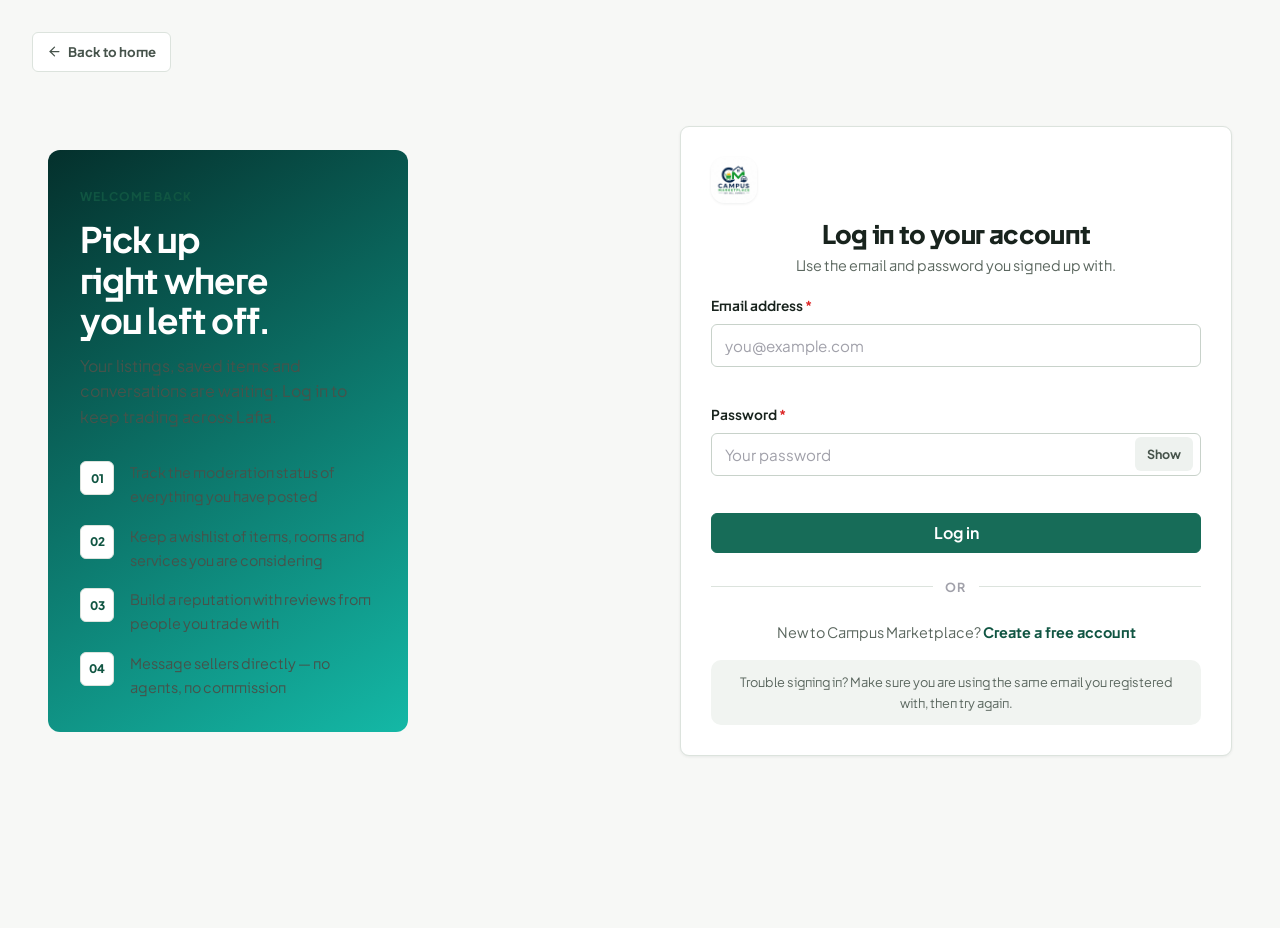
<file: frontend/pages/login.html>
<!DOCTYPE html>
<html lang="en" data-zone="marketing">
<head>
  <meta charset="UTF-8">
  <meta name="viewport" content="width=device-width, initial-scale=1.0">
  <meta name="theme-color" content="#0b8371">
  <title>Log in · Campus Marketplace</title>
  <meta name="description" content="Log in to your Campus Marketplace account to manage listings, saved items and messages.">
  <meta name="robots" content="noindex, follow">

  <link rel="icon" type="image/png" sizes="32x32" href="../assets/images/favicon-32.png">
  <link rel="apple-touch-icon" href="../assets/images/campus-marketplace-icon-192.png">
  <link rel="preconnect" href="https://fonts.googleapis.com">
  <link rel="preconnect" href="https://fonts.gstatic.com" crossorigin>
  <link href="https://fonts.googleapis.com/css2?family=Plus+Jakarta+Sans:wght@400;500;600;700;800&display=swap" rel="stylesheet">
  <link rel="stylesheet" href="../css/style.css">
  <link rel="stylesheet" href="../css/responsive.css">
  <link rel="stylesheet" href="../css/premium.css">
  <link rel="stylesheet" href="../css/commerce.css">

  <script src="../js/shell.js"></script>
</head>
<body data-page="login">

  <main class="auth-page">
    <div class="auth-page__bg" aria-hidden="true">
      <div class="mk-hero__mesh"></div>
      <div class="mk-hero__grid"></div>
      <span class="mk-orb mk-orb--1"></span>
      <span class="mk-orb mk-orb--2"></span>
    </div>

    <a class="auth-back" href="../index.html">
      <svg viewBox="0 0 24 24" fill="none" stroke="currentColor" stroke-width="2" stroke-linecap="round" stroke-linejoin="round" aria-hidden="true"><path d="M19 12H5"/><path d="m12 19-7-7 7-7"/></svg>
      Back to home
    </a>

    <div class="auth-shell">
      <!-- Marketing column (desktop only) -->
      <aside class="auth-side">
        <span class="mk-kicker">Welcome back</span>
        <h2>Pick up right where you left off.</h2>
        <p>Your listings, saved items and conversations are waiting. Log in to keep trading across Lafia.</p>
        <ul>
          <li>
            <span class="feature-mark" aria-hidden="true">01</span>
            <span>Track the moderation status of everything you have posted</span>
          </li>
          <li>
            <span class="feature-mark" aria-hidden="true">02</span>
            <span>Keep a wishlist of items, rooms and services you are considering</span>
          </li>
          <li>
            <span class="feature-mark" aria-hidden="true">03</span>
            <span>Build a reputation with reviews from people you trade with</span>
          </li>
          <li>
            <span class="feature-mark" aria-hidden="true">04</span>
            <span>Message sellers directly — no agents, no commission</span>
          </li>
        </ul>
      </aside>

      <!-- Login form -->
      <section class="auth-card">
        <div class="auth-head">
          <img class="mk-brand__mark" src="../assets/images/campus-marketplace-icon-192.png" alt="" width="46" height="46" loading="lazy" decoding="async" style="width:46px;height:46px;border-radius:14px">
          <h1>Log in to your account</h1>
          <p>Use the email and password you signed up with.</p>
        </div>

        <form id="login-form" novalidate>
          <div class="form-group">
            <label for="login-email">Email address <span class="req">*</span></label>
            <input id="login-email" name="email" type="email" autocomplete="email"
                   placeholder="you@example.com" required>
            <span class="field-error" role="alert"></span>
          </div>

          <div class="form-group">
            <label for="login-password">Password <span class="req">*</span></label>
            <div class="password-wrap">
              <input id="login-password" name="password" type="password"
                     autocomplete="current-password" placeholder="Your password" required>
              <button class="password-toggle" type="button" data-toggle-password="login-password"
                      aria-label="Show password">Show</button>
            </div>
            <span class="field-error" role="alert"></span>
          </div>

          <button class="btn btn-primary btn-block btn-lg" type="submit">Log in</button>
        </form>

        <div class="divider">or</div>

        <p class="auth-switch">
          New to Campus Marketplace?
          <a href="signup.html" data-next-preserve><strong>Create a free account</strong></a>
        </p>

        <p class="form-note text-center mt-2">
          Trouble signing in? Make sure you are using the same email you registered with, then try again.
        </p>
      </section>
    </div>
  </main>

  <script src="../js/api.js"></script>
  <script src="../js/ui.js"></script>
  <script src="../js/auth.js"></script>
</body>
</html>
</file>
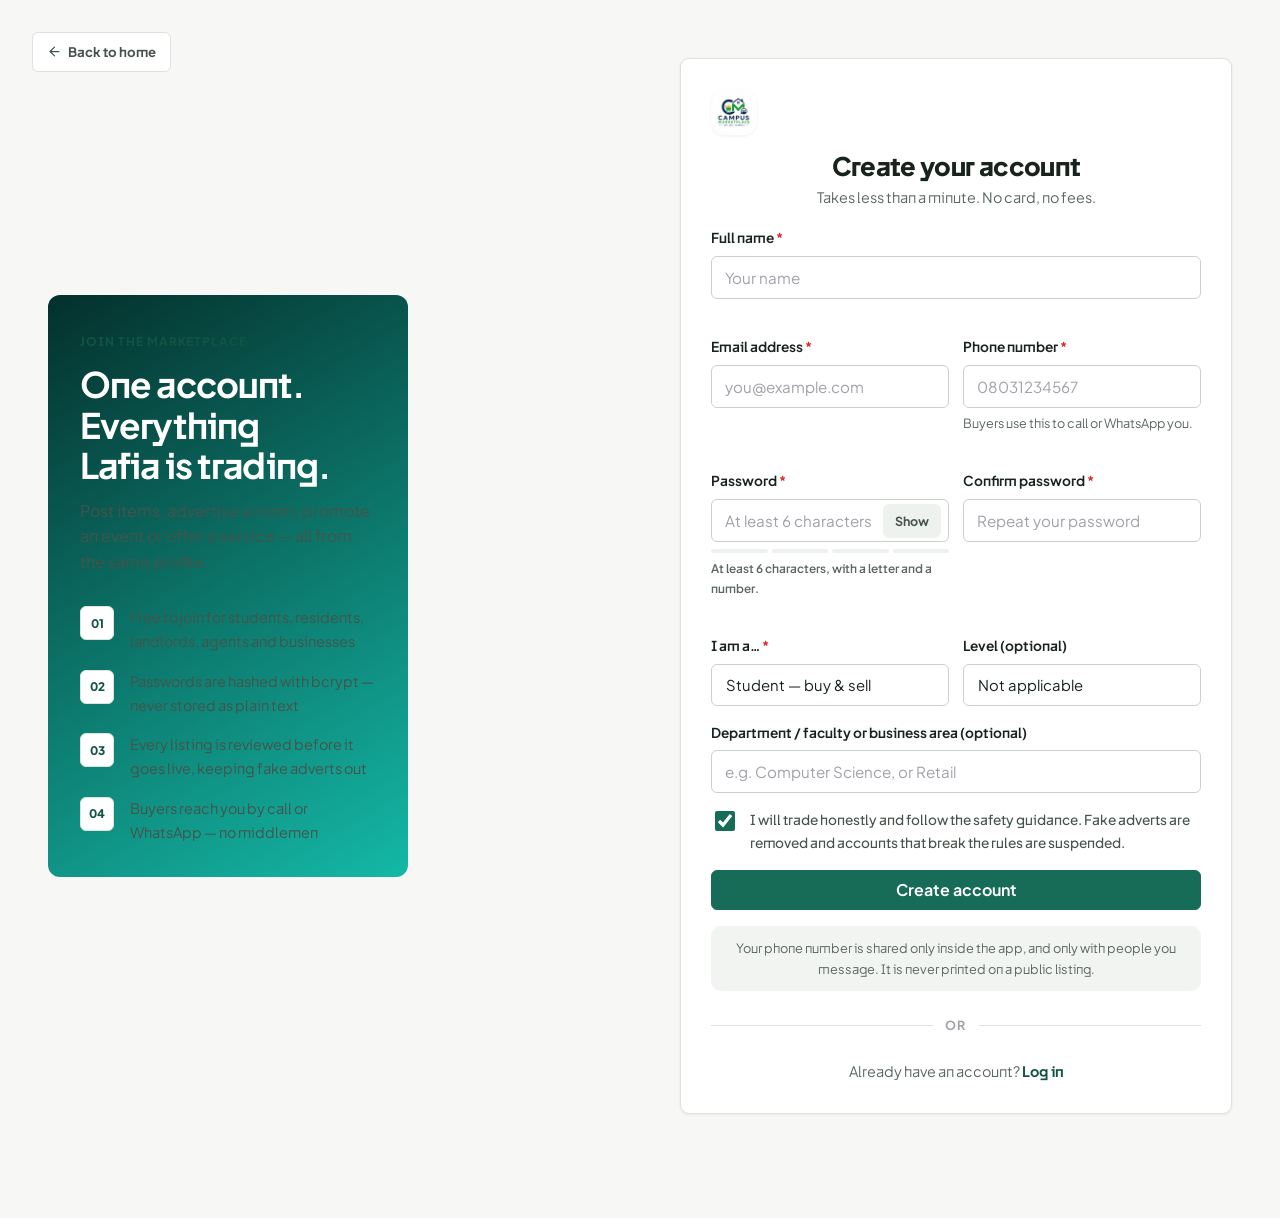
<file: frontend/pages/signup.html>
<!DOCTYPE html>
<html lang="en" data-zone="marketing">
<head>
  <meta charset="UTF-8">
  <meta name="viewport" content="width=device-width, initial-scale=1.0">
  <meta name="theme-color" content="#0b8371">
  <title>Create your account · Campus Marketplace</title>
  <meta name="description" content="Create a free Campus Marketplace account to buy, sell, rent and hire services across Lafia, Nasarawa State.">
  <meta name="robots" content="noindex, follow">

  <link rel="icon" type="image/png" sizes="32x32" href="../assets/images/favicon-32.png">
  <link rel="apple-touch-icon" href="../assets/images/campus-marketplace-icon-192.png">
  <link rel="preconnect" href="https://fonts.googleapis.com">
  <link rel="preconnect" href="https://fonts.gstatic.com" crossorigin>
  <link href="https://fonts.googleapis.com/css2?family=Plus+Jakarta+Sans:wght@400;500;600;700;800&display=swap" rel="stylesheet">
  <link rel="stylesheet" href="../css/style.css">
  <link rel="stylesheet" href="../css/responsive.css">
  <link rel="stylesheet" href="../css/premium.css">
  <link rel="stylesheet" href="../css/commerce.css">

  <script src="../js/shell.js"></script>
</head>
<body data-page="signup">

  <main class="auth-page">
    <div class="auth-page__bg" aria-hidden="true">
      <div class="mk-hero__mesh"></div>
      <div class="mk-hero__grid"></div>
      <span class="mk-orb mk-orb--1"></span>
      <span class="mk-orb mk-orb--2"></span>
    </div>

    <a class="auth-back" href="../index.html">
      <svg viewBox="0 0 24 24" fill="none" stroke="currentColor" stroke-width="2" stroke-linecap="round" stroke-linejoin="round" aria-hidden="true"><path d="M19 12H5"/><path d="m12 19-7-7 7-7"/></svg>
      Back to home
    </a>

    <div class="auth-shell">
      <aside class="auth-side">
        <span class="mk-kicker">Join the marketplace</span>
        <h2>One account. Everything Lafia is trading.</h2>
        <p>Post items, advertise a room, promote an event or offer a service — all from the same profile.</p>
        <ul>
          <li>
            <span class="feature-mark" aria-hidden="true">01</span>
            <span>Free to join for students, residents, landlords, agents and businesses</span>
          </li>
          <li>
            <span class="feature-mark" aria-hidden="true">02</span>
            <span>Passwords are hashed with bcrypt — never stored as plain text</span>
          </li>
          <li>
            <span class="feature-mark" aria-hidden="true">03</span>
            <span>Every listing is reviewed before it goes live, keeping fake adverts out</span>
          </li>
          <li>
            <span class="feature-mark" aria-hidden="true">04</span>
            <span>Buyers reach you by call or WhatsApp — no middlemen</span>
          </li>
        </ul>
      </aside>

      <section class="auth-card">
        <div class="auth-head">
          <img class="mk-brand__mark" src="../assets/images/campus-marketplace-icon-192.png" alt="" width="46" height="46" loading="lazy" decoding="async" style="width:46px;height:46px;border-radius:14px">
          <h1>Create your account</h1>
          <p>Takes less than a minute. No card, no fees.</p>
        </div>

        <form id="signup-form" novalidate>
          <div class="form-group">
            <label for="su-name">Full name <span class="req">*</span></label>
            <input id="su-name" name="name" type="text" autocomplete="name"
                   placeholder="Your name" required>
            <span class="field-error" role="alert"></span>
          </div>

          <div class="form-row form-row-2">
            <div class="form-group">
              <label for="su-email">Email address <span class="req">*</span></label>
              <input id="su-email" name="email" type="email" autocomplete="email"
                     placeholder="you@example.com" required>
              <span class="field-error" role="alert"></span>
            </div>
            <div class="form-group">
              <label for="su-phone">Phone number <span class="req">*</span></label>
              <input id="su-phone" name="phone" type="tel" autocomplete="tel"
                     placeholder="08031234567" required>
              <span class="field-hint">Buyers use this to call or WhatsApp you.</span>
              <span class="field-error" role="alert"></span>
            </div>
          </div>

          <div class="form-row form-row-2">
            <div class="form-group">
              <label for="su-password">Password <span class="req">*</span></label>
              <div class="password-wrap">
                <input id="su-password" name="password" type="password"
                       autocomplete="new-password" placeholder="At least 6 characters" required>
                <button class="password-toggle" type="button" data-toggle-password="su-password"
                        aria-label="Show password">Show</button>
              </div>
              <div class="meter" id="su-password-meter" data-level="0">
                <span class="meter__track" aria-hidden="true">
                  <span class="meter__seg"></span><span class="meter__seg"></span>
                  <span class="meter__seg"></span><span class="meter__seg"></span>
                </span>
                <span class="meter__label" role="status" aria-live="polite">At least 6 characters, with a letter and a number.</span>
              </div>
              <span class="field-error" role="alert"></span>
            </div>
            <div class="form-group">
              <label for="su-confirm">Confirm password <span class="req">*</span></label>
              <input id="su-confirm" name="confirm_password" type="password"
                     autocomplete="new-password" placeholder="Repeat your password" required>
              <span class="field-error" role="alert"></span>
            </div>
          </div>

          <div class="form-row form-row-2">
            <div class="form-group">
              <label for="su-type">I am a… <span class="req">*</span></label>
              <select id="su-type" name="user_type">
                <option value="student">Student — buy &amp; sell</option>
                <option value="landlord">Landlord / agent — advertise rooms</option>
                <option value="service_provider">Service provider — offer services</option>
              </select>
            </div>
            <div class="form-group">
              <label for="su-level">Level (optional)</label>
              <select id="su-level" name="level">
                <option value="">Not applicable</option>
                <option>100 Level</option>
                <option>200 Level</option>
                <option>300 Level</option>
                <option>400 Level</option>
                <option>500 Level</option>
              </select>
            </div>
          </div>

          <div class="form-group">
            <label for="su-dept">Department / faculty or business area (optional)</label>
            <input id="su-dept" name="department" type="text"
                   placeholder="e.g. Computer Science, or Retail">
          </div>

          <div class="checkbox-row form-group">
            <input id="su-terms" type="checkbox" checked required>
            <label for="su-terms">
              I will trade honestly and follow the safety guidance. Fake adverts are removed
              and accounts that break the rules are suspended.
            </label>
          </div>

          <button class="btn btn-primary btn-block btn-lg" type="submit">Create account</button>
          <p class="form-note text-center mt-2">
            Your phone number is shared only inside the app, and only with people you message.
            It is never printed on a public listing.
          </p>
        </form>

        <div class="divider">or</div>

        <p class="auth-switch">
          Already have an account?
          <a href="login.html" data-next-preserve><strong>Log in</strong></a>
        </p>
      </section>
    </div>
  </main>

  <script src="../js/api.js"></script>
  <script src="../js/ui.js"></script>
  <script src="../js/auth.js"></script>
</body>
</html>
</file>
<file: frontend/css/style.css>
/* ==========================================================================
   Campus Marketplace – core stylesheet
   Federal University of Lafia student marketplace
   Mobile-first: base styles target small phones, responsive.css enhances
   ========================================================================== */

/* --------------------------------------------------------------------------
   1. Design tokens
   -------------------------------------------------------------------------- */
:root {
  /* Brand palette */
  --brand: #0f766e;
  --brand-dark: #0b5b55;
  --brand-light: #ccfbf1;
  --accent: #f59e0b;
  --accent-dark: #b45309;
  --danger: #dc2626;
  --danger-light: #fee2e2;
  --success: #16a34a;
  --success-light: #dcfce7;
  --warning: #d97706;
  --warning-light: #fef3c7;

  /* Neutrals */
  --ink: #0f172a;
  --body: #334155;
  --muted: #64748b;
  --line: #e2e8f0;
  --surface: #ffffff;
  --canvas: #f5f7fa;
  --chip: #f1f5f9;

  /* Shape & depth */
  --radius-sm: 8px;
  --radius: 14px;
  --radius-lg: 22px;
  --shadow-sm: 0 1px 2px rgba(15, 23, 42, .06);
  --shadow: 0 6px 18px rgba(15, 23, 42, .08);
  --shadow-lg: 0 18px 40px rgba(15, 23, 42, .14);

  /* Layout */
  --max-width: 1180px;
  --header-height: 62px;

  /* Type */
  --font: "Segoe UI", system-ui, -apple-system, "Helvetica Neue", Roboto, Arial, sans-serif;
  --transition: .2s ease;
}

/* --------------------------------------------------------------------------
   2. Reset & base
   -------------------------------------------------------------------------- */
*,
*::before,
*::after { box-sizing: border-box; }

html { -webkit-text-size-adjust: 100%; scroll-behavior: smooth; }

body {
  margin: 0;
  font-family: var(--font);
  font-size: 15px;
  line-height: 1.6;
  color: var(--body);
  background: var(--canvas);
  -webkit-font-smoothing: antialiased;
  overflow-x: hidden;
}

img { max-width: 100%; display: block; }
a { color: var(--brand); text-decoration: none; transition: color var(--transition); }
a:hover { color: var(--brand-dark); }
button { font-family: inherit; }

h1, h2, h3, h4, h5 {
  margin: 0 0 .5rem;
  color: var(--ink);
  font-weight: 700;
  line-height: 1.25;
}
h1 { font-size: 1.8rem; }
h2 { font-size: 1.4rem; }
h3 { font-size: 1.15rem; }
h4 { font-size: 1rem; }
p { margin: 0 0 1rem; }
small { font-size: .8rem; }

:focus-visible {
  outline: 3px solid rgba(15, 118, 110, .35);
  outline-offset: 2px;
  border-radius: 6px;
}

/* Utility helpers */
.container { width: 100%; max-width: var(--max-width); margin-inline: auto; padding-inline: 16px; }
.container-narrow { max-width: 760px; }
.text-center { text-align: center; }
.text-muted { color: var(--muted); }
.text-danger { color: var(--danger); }
.text-success { color: var(--success); }
.mt-0 { margin-top: 0; } .mt-1 { margin-top: .5rem; } .mt-2 { margin-top: 1rem; }
.mt-3 { margin-top: 1.5rem; } .mt-4 { margin-top: 2rem; }
.mb-0 { margin-bottom: 0; } .mb-1 { margin-bottom: .5rem; } .mb-2 { margin-bottom: 1rem; }
.mb-3 { margin-bottom: 1.5rem; }
.hidden { display: none !important; }
.sr-only {
  position: absolute; width: 1px; height: 1px; padding: 0; margin: -1px;
  overflow: hidden; clip: rect(0, 0, 0, 0); white-space: nowrap; border: 0;
}
.flex { display: flex; }
.flex-between { display: flex; align-items: center; justify-content: space-between; gap: 12px; }
.flex-center { display: flex; align-items: center; justify-content: center; }
.gap-1 { gap: .5rem; } .gap-2 { gap: 1rem; }
.wrap { flex-wrap: wrap; }

/* --------------------------------------------------------------------------
   3. Header & navigation
   -------------------------------------------------------------------------- */
.site-header {
  position: sticky;
  top: 0;
  z-index: 200;
  background: var(--surface);
  border-bottom: 1px solid var(--line);
  box-shadow: var(--shadow-sm);
}

.header-inner {
  display: flex;
  align-items: center;
  justify-content: space-between;
  gap: 12px;
  min-height: var(--header-height);
}

.brand { display: flex; align-items: center; gap: 10px; color: var(--ink); font-weight: 800; }
.brand:hover { color: var(--ink); }
.brand img { width: 38px; height: 38px; border-radius: 10px; }
.brand-text { display: flex; flex-direction: column; line-height: 1.1; }
.brand-text small { color: var(--muted); font-weight: 600; font-size: .68rem; letter-spacing: .04em; text-transform: uppercase; }

.nav-toggle {
  display: inline-flex;
  flex-direction: column;
  justify-content: center;
  gap: 5px;
  width: 44px; height: 42px;
  padding: 10px;
  background: var(--chip);
  border: 1px solid var(--line);
  border-radius: var(--radius-sm);
  cursor: pointer;
}
.nav-toggle span { display: block; height: 2px; background: var(--ink); border-radius: 2px; }

.main-nav {
  display: none;
  flex-direction: column;
  gap: 4px;
  padding: 10px 0 16px;
  border-top: 1px solid var(--line);
}
.main-nav.open { display: flex; }
.main-nav a {
  padding: 10px 12px;
  border-radius: var(--radius-sm);
  color: var(--body);
  font-weight: 600;
}
.main-nav a:hover { background: var(--chip); color: var(--ink); }
.main-nav a.active { background: var(--brand-light); color: var(--brand-dark); }

.nav-actions { display: flex; align-items: center; gap: 8px; margin-top: 8px; }

.user-chip {
  display: inline-flex;
  align-items: center;
  gap: 8px;
  padding: 6px 10px;
  background: var(--chip);
  border-radius: 999px;
  font-weight: 600;
  color: var(--ink);
  font-size: .85rem;
}
.user-chip .avatar {
  width: 28px; height: 28px;
  border-radius: 50%;
  background: var(--brand);
  color: #fff;
  display: inline-flex; align-items: center; justify-content: center;
  font-size: .8rem; font-weight: 700;
}

/* Mobile bottom navigation */
.bottom-nav {
  position: fixed;
  bottom: 0; left: 0; right: 0;
  z-index: 190;
  display: grid;
  grid-template-columns: repeat(5, 1fr);
  background: var(--surface);
  border-top: 1px solid var(--line);
  box-shadow: 0 -4px 14px rgba(15, 23, 42, .06);
}
.bottom-nav a {
  padding: 9px 4px 11px;
  text-align: center;
  font-size: .68rem;
  font-weight: 600;
  color: var(--muted);
  display: flex; flex-direction: column; align-items: center; gap: 3px;
}
.bottom-nav a.active { color: var(--brand); }
.bottom-nav .icon { font-size: 1.15rem; line-height: 1; }

/* --------------------------------------------------------------------------
   4. Buttons, badges, chips
   -------------------------------------------------------------------------- */
.btn {
  display: inline-flex;
  align-items: center;
  justify-content: center;
  gap: 8px;
  padding: 11px 18px;
  border: 1px solid transparent;
  border-radius: 999px;
  font-size: .92rem;
  font-weight: 700;
  cursor: pointer;
  transition: transform var(--transition), box-shadow var(--transition), background var(--transition);
  white-space: nowrap;
  text-align: center;
}
.btn:active { transform: translateY(1px); }
.btn-primary { background: var(--brand); color: #fff; box-shadow: var(--shadow-sm); }
.btn-primary:hover { background: var(--brand-dark); color: #fff; }
.btn-accent { background: var(--accent); color: #3b2600; }
.btn-accent:hover { background: var(--accent-dark); color: #fff; }
.btn-outline { background: transparent; border-color: var(--line); color: var(--ink); }
.btn-outline:hover { background: var(--chip); color: var(--ink); }
.btn-danger { background: var(--danger); color: #fff; }
.btn-danger:hover { background: #b91c1c; color: #fff; }
.btn-success { background: var(--success); color: #fff; }
.btn-success:hover { background: #15803d; color: #fff; }
.btn-ghost { background: transparent; color: var(--brand); padding: 8px 10px; }
.btn-ghost:hover { background: var(--chip); }
.btn-block { width: 100%; }
.btn-sm { padding: 7px 12px; font-size: .8rem; }
.btn-lg { padding: 14px 24px; font-size: 1rem; }
.btn:disabled, .btn[disabled] { opacity: .55; cursor: not-allowed; transform: none; }

.badge {
  display: inline-flex;
  align-items: center;
  gap: 5px;
  padding: 3px 10px;
  border-radius: 999px;
  font-size: .7rem;
  font-weight: 700;
  text-transform: uppercase;
  letter-spacing: .04em;
  background: var(--chip);
  color: var(--muted);
}
.badge-published, .badge-approved { background: var(--success-light); color: #166534; }
.badge-pending { background: var(--warning-light); color: #92400e; }
.badge-rejected, .badge-flagged { background: var(--danger-light); color: #991b1b; }
.badge-sold, .badge-archived { background: #e2e8f0; color: #334155; }
.badge-verified { background: #dbeafe; color: #1d4ed8; }
.badge-featured { background: #fef3c7; color: #92400e; }
.badge-admin { background: #ede9fe; color: #5b21b6; }

.chip {
  display: inline-flex;
  align-items: center;
  gap: 6px;
  padding: 7px 14px;
  border: 1px solid var(--line);
  background: var(--surface);
  border-radius: 999px;
  font-size: .82rem;
  font-weight: 600;
  color: var(--body);
  cursor: pointer;
  transition: all var(--transition);
}
.chip:hover { border-color: var(--brand); color: var(--brand-dark); }
.chip.active { background: var(--brand); border-color: var(--brand); color: #fff; }
.chip-row { display: flex; gap: 8px; overflow-x: auto; padding-bottom: 6px; scrollbar-width: none; }
.chip-row::-webkit-scrollbar { display: none; }

/* --------------------------------------------------------------------------
   5. Cards, grids & sections
   -------------------------------------------------------------------------- */
.section { padding: 28px 0; }
.section-head { display: flex; align-items: flex-end; justify-content: space-between; gap: 12px; margin-bottom: 16px; }
.section-head p { margin: 0; color: var(--muted); font-size: .9rem; }

.card {
  background: var(--surface);
  border: 1px solid var(--line);
  border-radius: var(--radius);
  box-shadow: var(--shadow-sm);
  overflow: hidden;
}
.card-pad { padding: 18px; }
.card-head { padding: 16px 18px; border-bottom: 1px solid var(--line); display: flex; align-items: center; justify-content: space-between; gap: 10px; }
.card-head h2, .card-head h3 { margin: 0; }
.card-body { padding: 18px; }
.card-footer { padding: 14px 18px; border-top: 1px solid var(--line); background: #fbfdff; }

.grid { display: grid; gap: 16px; }
.grid-cards { grid-template-columns: repeat(auto-fill, minmax(160px, 1fr)); }
.grid-2 { grid-template-columns: 1fr; }
.grid-3 { grid-template-columns: 1fr; }
.grid-4 { grid-template-columns: repeat(2, 1fr); }
.grid-sidebar { grid-template-columns: 1fr; }

/* Listing card */
.listing-card {
  background: var(--surface);
  border: 1px solid var(--line);
  border-radius: var(--radius);
  overflow: hidden;
  display: flex;
  flex-direction: column;
  transition: transform var(--transition), box-shadow var(--transition);
  position: relative;
}
.listing-card:hover { transform: translateY(-3px); box-shadow: var(--shadow); }
.listing-thumb {
  position: relative;
  aspect-ratio: 4 / 3;
  background: linear-gradient(135deg, #e6fffb, #f0fdfa);
  overflow: hidden;
}
.listing-thumb img { width: 100%; height: 100%; object-fit: cover; }
.listing-flags { position: absolute; top: 8px; left: 8px; display: flex; flex-direction: column; gap: 4px; align-items: flex-start; }
.listing-body { padding: 12px; display: flex; flex-direction: column; gap: 6px; flex: 1; }
.listing-title {
  font-size: .95rem;
  font-weight: 700;
  color: var(--ink);
  margin: 0;
  display: -webkit-box;
  -webkit-line-clamp: 2;
  -webkit-box-orient: vertical;
  overflow: hidden;
}
.listing-price { font-size: 1.05rem; font-weight: 800; color: var(--brand-dark); }
.listing-meta { display: flex; align-items: center; justify-content: space-between; gap: 8px; font-size: .76rem; color: var(--muted); margin-top: auto; }
.listing-meta span { display: inline-flex; align-items: center; gap: 4px; }

.fav-btn {
  position: absolute;
  top: 8px; right: 8px;
  width: 36px; height: 36px;
  border-radius: 50%;
  border: none;
  background: rgba(255, 255, 255, .92);
  color: var(--muted);
  font-size: 1.05rem;
  cursor: pointer;
  display: inline-flex; align-items: center; justify-content: center;
  box-shadow: var(--shadow-sm);
  transition: transform var(--transition), color var(--transition);
}
.fav-btn:hover { transform: scale(1.08); }
.fav-btn.active { color: var(--danger); }

/* Stat tiles */
.stat-grid { display: grid; grid-template-columns: repeat(2, 1fr); gap: 12px; }
.stat-tile {
  background: var(--surface);
  border: 1px solid var(--line);
  border-radius: var(--radius);
  padding: 14px;
  box-shadow: var(--shadow-sm);
}
.stat-tile .value { font-size: 1.45rem; font-weight: 800; color: var(--ink); line-height: 1.2; }
.stat-tile .label { font-size: .78rem; color: var(--muted); font-weight: 600; text-transform: uppercase; letter-spacing: .03em; }

/* --------------------------------------------------------------------------
   6. Hero (landing page)
   -------------------------------------------------------------------------- */
.hero {
  position: relative;
  padding: 40px 0 34px;
  background: linear-gradient(150deg, #04302c 0%, var(--brand) 55%, #14b8a6 100%);
  color: #eafffb;
  overflow: hidden;
}
.hero::after {
  content: "";
  position: absolute;
  inset: auto -60px -80px auto;
  width: 260px; height: 260px;
  background: radial-gradient(circle, rgba(255, 255, 255, .18), transparent 70%);
  border-radius: 50%;
}
.hero h1 { color: #fff; font-size: 1.9rem; margin-bottom: 10px; }
.hero p.lead { color: rgba(255, 255, 255, .9); font-size: 1rem; max-width: 60ch; }
.hero .hero-badge {
  display: inline-flex; align-items: center; gap: 8px;
  background: rgba(255, 255, 255, .16);
  border: 1px solid rgba(255, 255, 255, .28);
  color: #fff;
  padding: 6px 14px; border-radius: 999px;
  font-size: .78rem; font-weight: 700; margin-bottom: 16px;
}
.hero-actions { display: flex; flex-wrap: wrap; gap: 10px; margin-top: 20px; }
.hero-stats { display: grid; grid-template-columns: repeat(2, 1fr); gap: 10px; margin-top: 24px; }
.hero-stat { background: rgba(255, 255, 255, .13); border: 1px solid rgba(255, 255, 255, .2); border-radius: var(--radius); padding: 12px; }
.hero-stat .value { font-size: 1.3rem; font-weight: 800; color: #fff; }
.hero-stat .label { font-size: .74rem; color: rgba(255, 255, 255, .85); text-transform: uppercase; letter-spacing: .03em; }

/* Search bar */
.search-bar {
  display: flex;
  gap: 8px;
  background: var(--surface);
  border-radius: 999px;
  padding: 6px;
  box-shadow: var(--shadow-lg);
  margin-top: 22px;
}
.search-bar input {
  flex: 1;
  border: none;
  background: transparent;
  padding: 10px 14px;
  font-size: .95rem;
  color: var(--ink);
  min-width: 0;
}
.search-bar input:focus { outline: none; }
.search-bar .btn { flex-shrink: 0; }

/* Autocomplete suggestions */
.suggestions {
  position: absolute;
  left: 0; right: 0;
  top: calc(100% + 6px);
  background: var(--surface);
  border: 1px solid var(--line);
  border-radius: var(--radius);
  box-shadow: var(--shadow-lg);
  z-index: 120;
  overflow: hidden;
  max-height: 320px;
  overflow-y: auto;
}
.suggestions button {
  display: block;
  width: 100%;
  text-align: left;
  padding: 10px 14px;
  background: none;
  border: none;
  border-bottom: 1px solid var(--line);
  cursor: pointer;
  font-size: .88rem;
  color: var(--body);
}
.suggestions button:last-child { border-bottom: none; }
.suggestions button:hover { background: var(--chip); }
.suggestions .sugg-title { font-weight: 700; color: var(--ink); display: block; }
.suggestions .sugg-meta { font-size: .74rem; color: var(--muted); }
.search-wrap { position: relative; }

/* --------------------------------------------------------------------------
   7. Forms
   -------------------------------------------------------------------------- */
.form-group { margin-bottom: 16px; }
.form-row { display: grid; grid-template-columns: 1fr; gap: 0 14px; }
label { display: block; font-weight: 600; color: var(--ink); font-size: .86rem; margin-bottom: 6px; }
label .req { color: var(--danger); }

input[type="text"], input[type="email"], input[type="password"], input[type="tel"],
input[type="number"], input[type="date"], input[type="datetime-local"], input[type="search"],
input[type="url"], select, textarea {
  width: 100%;
  padding: 11px 13px;
  font-size: .95rem;
  font-family: inherit;
  color: var(--ink);
  background: var(--surface);
  border: 1px solid var(--line);
  border-radius: var(--radius-sm);
  transition: border-color var(--transition), box-shadow var(--transition);
}
input:focus, select:focus, textarea:focus {
  outline: none;
  border-color: var(--brand);
  box-shadow: 0 0 0 3px rgba(15, 118, 110, .14);
}
input::placeholder, textarea::placeholder { color: #94a3b8; }
textarea { resize: vertical; min-height: 110px; }
select { appearance: none; background-image: url("data:image/svg+xml,%3Csvg xmlns='http://www.w3.org/2000/svg' viewBox='0 0 12 8'%3E%3Cpath fill='%2364748b' d='M1 1l5 5 5-5'/%3E%3C/svg%3E"); background-repeat: no-repeat; background-position: right 12px center; background-size: 12px; padding-right: 34px; }
input.invalid, select.invalid, textarea.invalid { border-color: var(--danger); background: #fff7f7; }
.field-error { display: block; color: var(--danger); font-size: .78rem; margin-top: 4px; min-height: 1em; }
.field-hint { display: block; color: var(--muted); font-size: .78rem; margin-top: 4px; }
.checkbox-row { display: flex; align-items: flex-start; gap: 10px; }
.checkbox-row input[type="checkbox"] { width: 18px; height: 18px; margin-top: 2px; accent-color: var(--brand); }
.checkbox-row label { margin: 0; font-weight: 500; font-size: .87rem; color: var(--body); }

.input-group { display: flex; gap: 8px; }
.input-group input { flex: 1; }
.password-wrap { position: relative; }
.password-wrap input { padding-right: 62px; }
.password-toggle {
  position: absolute; right: 6px; top: 50%; transform: translateY(-50%);
  background: none; border: none; color: var(--brand); font-weight: 700;
  font-size: .78rem; cursor: pointer; padding: 6px 8px;
}

.form-card { background: var(--surface); border: 1px solid var(--line); border-radius: var(--radius-lg); box-shadow: var(--shadow); padding: 22px; }

/* Image upload */
.upload-zone {
  border: 2px dashed var(--line);
  border-radius: var(--radius);
  padding: 22px 16px;
  text-align: center;
  background: #fbfdff;
  cursor: pointer;
  transition: border-color var(--transition), background var(--transition);
}
.upload-zone:hover, .upload-zone.dragover { border-color: var(--brand); background: var(--brand-light); }
.upload-zone .icon { font-size: 1.6rem; }
.upload-preview { position: relative; margin-top: 12px; display: none; }
.upload-preview img { width: 100%; max-height: 220px; object-fit: cover; border-radius: var(--radius); border: 1px solid var(--line); }
.upload-preview .remove {
  position: absolute; top: 8px; right: 8px;
  background: rgba(15, 23, 42, .75); color: #fff; border: none;
  border-radius: 999px; padding: 5px 12px; font-size: .76rem; cursor: pointer;
}
.progress { height: 6px; background: var(--chip); border-radius: 999px; overflow: hidden; margin-top: 10px; display: none; }
.progress span { display: block; height: 100%; width: 0; background: var(--brand); transition: width .25s ease; }

/* --------------------------------------------------------------------------
   8. Filters & toolbar
   -------------------------------------------------------------------------- */
.toolbar { display: flex; flex-direction: column; gap: 12px; margin-bottom: 18px; }
.filter-panel { background: var(--surface); border: 1px solid var(--line); border-radius: var(--radius); padding: 14px; }
.filter-panel h4 { display: flex; align-items: center; gap: 8px; }
.filter-grid { display: grid; grid-template-columns: 1fr; gap: 12px; }
.filter-actions { display: flex; gap: 8px; margin-top: 12px; }
.active-filters { display: flex; flex-wrap: wrap; gap: 6px; margin-top: 10px; }
.active-filters .tag {
  display: inline-flex; align-items: center; gap: 6px;
  background: var(--brand-light); color: var(--brand-dark);
  padding: 4px 10px; border-radius: 999px; font-size: .76rem; font-weight: 700;
}
.active-filters .tag button { background: none; border: none; cursor: pointer; color: inherit; font-size: .9rem; line-height: 1; }

/* --------------------------------------------------------------------------
   9. Tables (admin)
   -------------------------------------------------------------------------- */
.table-wrap { overflow-x: auto; border: 1px solid var(--line); border-radius: var(--radius); background: var(--surface); }
table { width: 100%; border-collapse: collapse; min-width: 620px; }
th, td { padding: 12px 14px; text-align: left; font-size: .86rem; border-bottom: 1px solid var(--line); vertical-align: middle; }
th { background: #f8fafc; font-weight: 700; color: var(--ink); font-size: .78rem; text-transform: uppercase; letter-spacing: .03em; white-space: nowrap; }
tbody tr:hover { background: #fbfdff; }
tbody tr:last-child td { border-bottom: none; }
td .row-actions { display: flex; flex-wrap: wrap; gap: 6px; }

/* Tabs */
.tabs { display: flex; gap: 4px; overflow-x: auto; border-bottom: 1px solid var(--line); margin-bottom: 18px; }
.tabs button {
  background: none; border: none; padding: 11px 14px; font-weight: 700;
  color: var(--muted); cursor: pointer; border-bottom: 3px solid transparent; white-space: nowrap;
}
.tabs button.active { color: var(--brand-dark); border-bottom-color: var(--brand); }
.tabs .count { background: var(--chip); border-radius: 999px; padding: 1px 8px; font-size: .72rem; margin-left: 6px; }

/* --------------------------------------------------------------------------
   10. Product details page
   -------------------------------------------------------------------------- */
.detail-grid { display: grid; grid-template-columns: 1fr; gap: 20px; }
.detail-media { border-radius: var(--radius); overflow: hidden; border: 1px solid var(--line); background: var(--surface); }
.detail-media img { width: 100%; aspect-ratio: 4 / 3; object-fit: cover; }
.price-tag { font-size: 1.7rem; font-weight: 800; color: var(--brand-dark); }
.spec-list { list-style: none; margin: 0; padding: 0; }
.spec-list li { display: flex; justify-content: space-between; gap: 12px; padding: 9px 0; border-bottom: 1px dashed var(--line); font-size: .88rem; }
.spec-list li:last-child { border-bottom: none; }
.spec-list .k { color: var(--muted); font-weight: 600; }
.spec-list .v { color: var(--ink); font-weight: 600; text-align: right; }

.seller-box { display: flex; align-items: center; gap: 12px; }
.seller-avatar {
  width: 52px; height: 52px; border-radius: 50%;
  background: var(--brand); color: #fff;
  display: inline-flex; align-items: center; justify-content: center;
  font-size: 1.2rem; font-weight: 800; flex-shrink: 0;
}
.contact-actions { display: grid; gap: 8px; margin-top: 14px; }
.stars { color: var(--accent); font-size: .95rem; letter-spacing: 1px; }
.stars .empty { color: #cbd5e1; }

/* --------------------------------------------------------------------------
   11. Auth pages
   -------------------------------------------------------------------------- */
.auth-shell { min-height: calc(100vh - var(--header-height)); display: flex; align-items: center; justify-content: center; padding: 26px 16px 90px; }
.auth-card { width: 100%; max-width: 470px; }
.auth-side { display: none; }
.auth-head { text-align: center; margin-bottom: 20px; }
.auth-head .logo { width: 62px; height: 62px; margin: 0 auto 12px; border-radius: 18px; }
.divider { display: flex; align-items: center; gap: 10px; color: var(--muted); font-size: .78rem; margin: 16px 0; }
.divider::before, .divider::after { content: ""; height: 1px; background: var(--line); flex: 1; }


/* --------------------------------------------------------------------------
   12. Toasts, modals, skeletons, empty states
   -------------------------------------------------------------------------- */
/* Toasts are defined once, in premium.css, which loads after this sheet on
   every page. This sheet used to position the same stack from the top at
   z-index 400 — that duplicate is what could paint a toast behind the sticky
   top bar, so it was removed rather than kept in sync. */

.modal-backdrop {
  position: fixed; inset: 0; z-index: 350;
  background: rgba(15, 23, 42, .55);
  display: flex; align-items: center; justify-content: center;
  padding: 16px;
}
.modal {
  background: var(--surface);
  border-radius: var(--radius-lg);
  width: 100%; max-width: 520px;
  max-height: 90vh; overflow-y: auto;
  box-shadow: var(--shadow-lg);
}
.modal-head { padding: 18px 20px; border-bottom: 1px solid var(--line); display: flex; align-items: center; justify-content: space-between; }
.modal-head h3 { margin: 0; }
.modal-body { padding: 20px; }
.modal-foot { padding: 16px 20px; border-top: 1px solid var(--line); display: flex; justify-content: flex-end; gap: 8px; }
.modal-close { background: none; border: none; font-size: 1.4rem; line-height: 1; cursor: pointer; color: var(--muted); }

.skeleton {
  background: linear-gradient(90deg, #eef2f7 25%, #e2e8f0 37%, #eef2f7 63%);
  background-size: 400% 100%;
  animation: shimmer 1.3s ease infinite;
  border-radius: var(--radius);
}
.skeleton-card { height: 240px; }
@keyframes shimmer { 0% { background-position: 100% 50%; } 100% { background-position: 0 50%; } }

.empty-state { text-align: center; padding: 40px 20px; color: var(--muted); }
.empty-state .icon { font-size: 2.4rem; display: block; margin-bottom: 10px; }
.empty-state h3 { color: var(--ink); }
.empty-state.compact { padding: 22px 14px; }

.loading-overlay { position: relative; min-height: 120px; }
.loading-overlay::after {
  content: ""; position: absolute; inset: 0;
  background: rgba(245, 247, 250, .6) url("data:image/svg+xml,%3Csvg xmlns='http://www.w3.org/2000/svg' width='40' height='40' viewBox='0 0 50 50'%3E%3Ccircle cx='25' cy='25' r='18' fill='none' stroke='%230f766e' stroke-width='4' stroke-dasharray='80 30'/%3E%3C/svg%3E") center/40px no-repeat;
  border-radius: var(--radius);
}

/* Pagination */
.pagination { display: flex; align-items: center; justify-content: center; gap: 8px; margin-top: 22px; flex-wrap: wrap; }
.pagination button {
  min-width: 38px; height: 38px; padding: 0 12px;
  border: 1px solid var(--line); background: var(--surface);
  border-radius: var(--radius-sm); cursor: pointer; font-weight: 700; color: var(--body);
}
.pagination button.active { background: var(--brand); border-color: var(--brand); color: #fff; }
.pagination button:disabled { opacity: .45; cursor: not-allowed; }
.pagination .page-info { color: var(--muted); font-size: .82rem; }

/* --------------------------------------------------------------------------
   13. Profile page
   -------------------------------------------------------------------------- */
.profile-hero {
  background: linear-gradient(135deg, #0b5b55, #14b8a6);
  color: #fff;
  border-radius: var(--radius-lg);
  padding: 22px;
}
.profile-hero h1 { color: #fff; }
.profile-hero .meta { display: flex; flex-wrap: wrap; gap: 8px 16px; font-size: .85rem; color: rgba(255, 255, 255, .9); }
.profile-avatar {
  width: 76px; height: 76px; border-radius: 50%;
  background: rgba(255, 255, 255, .2);
  border: 3px solid rgba(255, 255, 255, .55);
  display: inline-flex; align-items: center; justify-content: center;
  font-size: 1.9rem; font-weight: 800; color: #fff;
}
.review-item { padding: 14px 0; border-bottom: 1px solid var(--line); }
.review-item:last-child { border-bottom: none; }
.review-head { display: flex; align-items: center; gap: 10px; margin-bottom: 6px; }

/* --------------------------------------------------------------------------
   14. Footer
   -------------------------------------------------------------------------- */
.site-footer {
  margin-top: 40px;
  padding: 28px 0 96px;
  background: #082f2c;
  color: rgba(255, 255, 255, .78);
  font-size: .86rem;
}
.site-footer h4 { color: #fff; font-size: .92rem; }
.site-footer a { color: rgba(255, 255, 255, .82); }
.site-footer a:hover { color: #fff; }
.footer-grid { display: grid; grid-template-columns: 1fr; gap: 20px; }
.footer-bottom { margin-top: 22px; padding-top: 16px; border-top: 1px solid rgba(255, 255, 255, .16); font-size: .78rem; text-align: center; }
.footer-list { list-style: none; margin: 0; padding: 0; }
.footer-list li { margin-bottom: 7px; }

/* Collapsible filter panel – collapsed on phones, always visible on tablets+ */
#toggle-filters { display: block; }
.filter-panel { display: none; }
.filter-panel.open { display: block; }

/* Sticky action bar for details pages (mobile) */
.sticky-action {
  position: fixed; bottom: 56px; left: 0; right: 0; z-index: 180;
  background: var(--surface);
  border-top: 1px solid var(--line);
  padding: 10px 16px;
  display: flex; gap: 10px;
  box-shadow: 0 -6px 18px rgba(15, 23, 42, .08);
}
.sticky-action .btn { flex: 1; }

/* Print-friendly (project reports) */
@media print {
  .site-header, .bottom-nav, .site-footer, .filter-panel, .sticky-action { display: none !important; }
  body { background: #fff; }
}

/* --------------------------------------------------------------------------
   Product polish layer
   -------------------------------------------------------------------------- */
:root {
  --brand: #176b62;
  --brand-dark: #0f4f49;
  --brand-light: #dff3ef;
  --accent: #e59a22;
  --ink: #17221f;
  --body: #41504b;
  --muted: #6c7c76;
  --line: #dbe5e1;
  --canvas: #f6f8f7;
  --chip: #eef4f1;
  --radius-sm: 10px;
  --radius: 16px;
  --radius-lg: 24px;
  --shadow-sm: 0 1px 3px rgba(17, 43, 38, .08);
  --shadow: 0 10px 26px rgba(17, 43, 38, .09);
  --shadow-lg: 0 20px 50px rgba(17, 43, 38, .16);
}

body { background: var(--canvas); }
.site-header { box-shadow: 0 1px 0 rgba(17,43,38,.06); }
.btn { min-height: 42px; border-radius: 10px; font-weight: 700; letter-spacing: .01em; }
.btn-lg { min-height: 48px; }
.card, .filter-panel, .form-card { box-shadow: var(--shadow-sm); border-color: var(--line); }
.card:hover, .listing-card:hover { box-shadow: var(--shadow); }
input, select, textarea { min-height: 46px; color: #17221f; background: #fff; border-color: #cbd9d4; }
input:disabled, select:disabled, textarea:disabled { color: #64736e; background: #edf1ef; opacity: 1; }
input:-webkit-autofill, input:-webkit-autofill:hover, input:-webkit-autofill:focus {
  -webkit-text-fill-color: #17221f;
  box-shadow: 0 0 0 1000px #fff inset, 0 0 0 3px rgba(23,107,98,.12);
  transition: background-color 9999s ease-out;
}
input::placeholder, textarea::placeholder { color: #71817b; opacity: 1; }
.field-error { min-height: 1.25em; }

.hero { background: linear-gradient(120deg, #0e4f49 0%, #176b62 58%, #248b7e 100%); }
.hero h1 { max-width: 720px; font-size: clamp(2.2rem, 5vw, 4.4rem); letter-spacing: -.045em; }
.hero .lead { max-width: 680px; color: rgba(255,255,255,.82); }
.search-wrap { max-width: 620px; }
.search-bar { border-radius: 14px; padding: 5px; box-shadow: 0 12px 32px rgba(0,0,0,.16); }
.on-hero { background: rgba(255,255,255,.1); color: #fff !important; border-color: rgba(255,255,255,.5); }
.on-hero:hover { background: #fff; color: var(--brand-dark) !important; }
.section-tight { padding-bottom: 0; }
.section-surface { background: #fff; border-block: 1px solid var(--line); }
.skeleton-chip { width: 120px; height: 38px; }
.cta-panel { background: linear-gradient(120deg, #0e4f49, #1a8277); color: #fff; border: 0; }
.cta-panel h2 { color: #fff; }
.cta-copy { color: rgba(255,255,255,.86); }

.listing-card { border: 1px solid var(--line); border-radius: var(--radius); overflow: hidden; background: #fff; transition: box-shadow .2s ease, transform .2s ease; }
.listing-card:hover { transform: translateY(-2px); }
.listing-placeholder, .detail-placeholder { display: flex; flex-direction: column; align-items: center; justify-content: center; gap: 5px; height: 100%; min-height: 190px; background: linear-gradient(135deg, #edf4f1, #e2ece8); color: #557069; text-align: center; }
.listing-placeholder span, .detail-placeholder strong { color: var(--brand-dark); font-weight: 800; }
.listing-placeholder small, .detail-placeholder span { color: var(--muted); font-size: .8rem; }
.detail-placeholder { min-height: 360px; padding: 24px; }
.listing-meta { color: var(--muted); }
.listing-meta span { overflow: hidden; text-overflow: ellipsis; white-space: nowrap; }

.empty-state { background: #fff; border: 1px dashed #b8cbc4; border-radius: var(--radius); }
.empty-mark { display: inline-flex; align-items: center; justify-content: center; width: 42px; height: 42px; margin-bottom: 12px; border-radius: 50%; background: var(--brand-light); color: var(--brand-dark); font-size: .78rem; font-weight: 800; }
.feature-mark { display: inline-flex; align-items: center; justify-content: center; width: 30px; height: 30px; border-radius: 9px; background: var(--brand-light); color: var(--brand-dark); font-size: .72rem; font-weight: 800; }
.form-note { padding: 12px 14px; margin: 14px 0 0; border-radius: 10px; background: var(--chip); color: var(--muted); font-size: .86rem; }
.footer-action { padding: 0; color: inherit; background: none; border: 0; font: inherit; cursor: pointer; }
.footer-action:hover { color: #fff; }

/* Small inline icon system for mobile navigation; no pictograms or emoji. */
.bottom-nav .icon { width: 18px; height: 18px; position: relative; display: block; color: currentColor; }
.bottom-nav .icon::before, .bottom-nav .icon::after { content: ""; position: absolute; }
.icon-home::before { inset: 5px 2px 1px; border: 2px solid currentColor; border-radius: 3px; }
.icon-home::after { width: 11px; height: 11px; left: 3px; top: 0; border-left: 2px solid currentColor; border-top: 2px solid currentColor; transform: rotate(45deg); }
.icon-browse::before { inset: 2px; border: 2px solid currentColor; border-radius: 3px; box-shadow: 4px 4px 0 -2px var(--surface); }
.icon-plus::before { left: 8px; top: 2px; bottom: 2px; border-left: 2px solid currentColor; } .icon-plus::after { top: 8px; left: 2px; right: 2px; border-top: 2px solid currentColor; }
.icon-heart::before { content: "♡"; inset: -2px 0 0; font-size: 22px; line-height: 18px; }
.icon-user::before { width: 7px; height: 7px; left: 5px; top: 1px; border: 2px solid currentColor; border-radius: 50%; } .icon-user::after { width: 14px; height: 7px; left: 2px; bottom: 1px; border: 2px solid currentColor; border-radius: 9px 9px 3px 3px; }
.icon-room::before { inset: 4px 2px 1px; border: 2px solid currentColor; border-radius: 2px; } .icon-room::after { width: 8px; height: 8px; left: 5px; top: 0; border-left: 2px solid currentColor; border-top: 2px solid currentColor; transform: rotate(45deg); }
.icon-calendar::before { inset: 3px 2px 1px; border: 2px solid currentColor; border-radius: 3px; } .icon-calendar::after { left: 4px; right: 4px; top: 7px; border-top: 2px solid currentColor; box-shadow: 3px 4px 0 -1px currentColor, 7px 4px 0 -1px currentColor; }

@media (min-width: 768px) {
  .auth-shell { gap: 42px; }
  .auth-side { display: block; max-width: 360px; padding: 28px; border-radius: var(--radius-lg); background: #e9f4f1; }
  .auth-side ul { list-style: none; padding: 0; margin: 24px 0 0; display: grid; gap: 15px; }
  .auth-side li { display: flex; align-items: flex-start; gap: 10px; color: var(--body); }
  .footer-grid { grid-template-columns: 1.5fr 1fr 1fr; }
}
.align-center { align-items: center; }
.admin-queue-card { margin-bottom: 12px; }
.admin-item-title { font-size: 1.05rem; }
.avatar-sm { width: 34px; height: 34px; font-size: .8rem; }
.avatar-review { width: 38px; height: 38px; font-size: .9rem; }
.side-room-card { display: block; margin-bottom: 10px; }
.side-event-item { margin-bottom: 12px; }
.detail-loading { height: 320px; }
.profile-loading { height: 220px; }
.status-note { border-color: #e59a22; }
.form-span { grid-column: 1 / -1; }

/* ==========================================================================
   15. PREMIUM DASHBOARDS (admin + user)

   A self-contained dark "pro" design system scoped to `.admin-dashboard` and
   `.user-dashboard`. Nothing here leaks into the rest of the light-themed
   site: the palette is re-declared on the two scope roots, and because both
   scopes remap the legacy tokens too, the shared components (.btn, .card,
   .badge, inputs, tables) automatically adopt the dark language inside them.
   ========================================================================== */

/* The dashboards own the whole viewport; kill the light canvas behind them. */
body[data-page="admin"],
body[data-page="profile"] { background: #0a0a0a; }

.admin-dashboard,
.user-dashboard {
  /* ---- Palette (Dark Mode Pro) ---- */
  --d-bg: #0a0a0a;
  --d-surface: #111111;
  --d-surface-2: #161618;
  --d-surface-3: #1c1c20;
  --d-line: rgba(255, 255, 255, .08);
  --d-line-strong: rgba(255, 255, 255, .16);
  --d-text: #f5f5f5;
  --d-text-2: #a1a1aa;
  /* Lifted from #6b6b74, which measured 3.6:1 on the console surfaces — below
     the 4.5:1 floor for the 11-14px labels it is used for. */
  --d-text-3: #8b8b95;
  --d-brand: #2563eb;
  --d-brand-hover: #1d4ed8;
  --d-brand-soft: rgba(37, 99, 235, .16);
  --d-success: #10b981;
  --d-success-soft: rgba(16, 185, 129, .14);
  --d-danger: #ef4444;
  --d-danger-soft: rgba(239, 68, 68, .14);
  --d-warning: #f59e0b;
  --d-warning-soft: rgba(245, 158, 11, .14);

  /* ---- Shape, depth, motion ---- */
  --d-radius-sm: 10px;
  --d-radius: 16px;
  --d-radius-lg: 22px;
  --d-shadow: 0 4px 6px -1px rgba(0, 0, 0, .1), 0 2px 4px -2px rgba(0, 0, 0, .1);
  --d-shadow-lg: 0 24px 60px -12px rgba(0, 0, 0, .65);
  --d-glow: 0 0 0 1px rgba(37, 99, 235, .55), 0 0 26px rgba(37, 99, 235, .3);
  --d-transition: 200ms ease;
  --d-font: "Plus Jakarta Sans", "Segoe UI", system-ui, -apple-system, "Helvetica Neue", Roboto, Arial, sans-serif;

  /* ---- Remap legacy tokens so shared components turn dark ---- */
  --brand: #2563eb;
  --brand-dark: #1d4ed8;
  --brand-light: rgba(37, 99, 235, .16);
  --ink: #f5f5f5;
  --body: #a1a1aa;
  --muted: #a1a1aa;
  --line: rgba(255, 255, 255, .08);
  --surface: #111111;
  --canvas: #0a0a0a;
  --chip: rgba(255, 255, 255, .06);
  --success: #10b981;
  --success-light: rgba(16, 185, 129, .15);
  --danger: #ef4444;
  --danger-light: rgba(239, 68, 68, .15);
  --warning: #f59e0b;
  --warning-light: rgba(245, 158, 11, .15);
  --radius: 16px;
  --radius-lg: 22px;
  --radius-sm: 10px;
  --font: var(--d-font);

  font-family: var(--d-font);
  color: var(--d-text);
  background: var(--d-bg);
  min-height: 100vh;
  letter-spacing: -.006em;
  -webkit-font-smoothing: antialiased;
  text-rendering: optimizeLegibility;
}

.admin-dashboard h1, .admin-dashboard h2, .admin-dashboard h3, .admin-dashboard h4,
.user-dashboard h1, .user-dashboard h2, .user-dashboard h3, .user-dashboard h4 {
  color: var(--d-text);
  font-weight: 800;
  letter-spacing: -.03em;
}

.admin-dashboard p, .user-dashboard p { color: var(--d-text-2); }
.admin-dashboard a, .user-dashboard a { color: var(--d-text); }

.admin-dashboard :focus-visible,
.user-dashboard :focus-visible {
  outline: none;
  box-shadow: var(--d-glow);
  border-radius: var(--d-radius-sm);
}

.admin-dashboard ::-webkit-scrollbar,
.user-dashboard ::-webkit-scrollbar { width: 10px; height: 10px; }
.admin-dashboard ::-webkit-scrollbar-track,
.user-dashboard ::-webkit-scrollbar-track { background: transparent; }
.admin-dashboard ::-webkit-scrollbar-thumb,
.user-dashboard ::-webkit-scrollbar-thumb {
  background: rgba(255, 255, 255, .12);
  border-radius: 999px;
  border: 2px solid transparent;
  background-clip: content-box;
}

/* -------------------------------------------------------------------------
   15.1 Shell – sidebar + main column (CSS Grid)
   ------------------------------------------------------------------------- */
.admin-dashboard {
  display: grid;
  grid-template-columns: minmax(0, 1fr);
  align-items: start;
}

.dash-main {
  display: flex;
  flex-direction: column;
  min-width: 0;
}

.dash-content {
  width: 100%;
  max-width: 1720px;
  margin-inline: auto;
  padding: 22px 18px 72px;
  display: grid;
  /* Explicit minmax(0,1fr): without it the implicit column sizes to the
     widest child's min-content and the whole dashboard overflows sideways. */
  grid-template-columns: minmax(0, 1fr);
  gap: 1.5rem;
}

.dash-backdrop {
  position: fixed;
  inset: 0;
  z-index: 55;
  background: rgba(0, 0, 0, .6);
  backdrop-filter: blur(2px);
  -webkit-backdrop-filter: blur(2px);
  opacity: 0;
  pointer-events: none;
  transition: opacity var(--d-transition);
}
.admin-dashboard.nav-open .dash-backdrop { opacity: 1; pointer-events: auto; }
.dash-backdrop[hidden] { display: none; }

/* -------------------------------------------------------------------------
   15.2 Sidebar
   ------------------------------------------------------------------------- */
.dash-sidebar {
  position: fixed;
  top: 0;
  left: 0;
  bottom: 0;
  z-index: 60;
  width: 284px;
  display: flex;
  flex-direction: column;
  gap: 18px;
  padding: 20px 16px 18px;
  background: rgba(17, 17, 17, .82);
  backdrop-filter: blur(16px) saturate(140%);
  -webkit-backdrop-filter: blur(16px) saturate(140%);
  border-right: 1px solid var(--d-line);
  transform: translateX(-100%);
  transition: transform 280ms cubic-bezier(.4, 0, .2, 1), width 220ms ease;
  overflow-y: auto;
  overscroll-behavior: contain;
}
.admin-dashboard.nav-open .dash-sidebar { transform: none; }

.dash-brand { display: flex; align-items: center; gap: 10px; min-height: 44px; }
.dash-brand-link {
  display: flex;
  align-items: center;
  gap: 11px;
  flex: 1;
  min-width: 0;
  padding: 6px;
  border-radius: var(--d-radius-sm);
  transition: background var(--d-transition);
}
.dash-brand-link:hover { background: rgba(255, 255, 255, .05); }
.dash-brand-logo {
  width: 38px;
  height: 38px;
  flex: none;
  border-radius: 12px;
  display: grid;
  place-items: center;
  overflow: hidden;
  /* The official logo sits on a plate tinted by the admin's brand colour and
     defaults to the logo's deep navy — the mark itself is never redrawn. */
  background: var(--mark-plate, var(--brand-ink, #101f3d));
  box-shadow: 0 6px 18px var(--mark-shadow, rgba(16, 31, 61, .35));
  color: #fff;
  font-weight: 800;
  font-size: .95rem;
}
.dash-brand-logo img,
.dash-preview-mark img {
  display: block;
  width: 100%;
  height: 100%;
  object-fit: contain;
  background: #fff;
}
.dash-brand-text { display: flex; flex-direction: column; line-height: 1.15; min-width: 0; }
.dash-brand-text strong { color: var(--d-text); font-weight: 800; font-size: .98rem; letter-spacing: -.02em; }
.dash-brand-text small { color: var(--d-text-3); font-size: .66rem; font-weight: 600; text-transform: uppercase; letter-spacing: .1em; }

.dash-collapse {
  flex: none;
  width: 34px;
  height: 34px;
  display: grid;
  place-items: center;
  border: 1px solid var(--d-line);
  background: rgba(255, 255, 255, .03);
  color: var(--d-text-2);
  border-radius: 10px;
  cursor: pointer;
  transition: all var(--d-transition);
}
.dash-collapse:hover { color: var(--d-text); border-color: var(--d-line-strong); background: rgba(255, 255, 255, .07); }

.dash-nav { display: flex; flex-direction: column; gap: 4px; flex: 1; }
.dash-nav-label {
  margin: 12px 10px 6px;
  font-size: .64rem;
  font-weight: 700;
  text-transform: uppercase;
  letter-spacing: .14em;
  color: var(--d-text-3);
}
.dash-nav-item {
  position: relative;
  display: flex;
  align-items: center;
  gap: 12px;
  width: 100%;
  padding: 11px 12px;
  border: 1px solid transparent;
  border-radius: 12px;
  background: transparent;
  color: var(--d-text-2);
  font: inherit;
  font-size: .9rem;
  font-weight: 600;
  text-align: left;
  cursor: pointer;
  transition: background var(--d-transition), color var(--d-transition), border-color var(--d-transition);
}
.dash-nav-item svg { width: 18px; height: 18px; flex: none; opacity: .85; }
.dash-nav-item:hover { background: rgba(255, 255, 255, .05); color: var(--d-text); }
.dash-nav-item.active {
  background: linear-gradient(90deg, rgba(37, 99, 235, .2), rgba(37, 99, 235, .04));
  border-color: rgba(37, 99, 235, .35);
  color: #fff;
}
.dash-nav-item.active::before {
  content: "";
  position: absolute;
  left: -16px;
  top: 50%;
  height: 22px;
  width: 3px;
  transform: translateY(-50%);
  border-radius: 0 3px 3px 0;
  background: var(--d-brand);
  box-shadow: 0 0 14px rgba(37, 99, 235, .9);
}
.dash-nav-item.active svg { opacity: 1; }
.dash-nav-text { flex: 1; min-width: 0; }
.dash-pill {
  min-width: 22px;
  padding: 2px 7px;
  border-radius: 999px;
  background: var(--d-danger-soft);
  color: #fca5a5;
  font-size: .68rem;
  font-weight: 800;
  text-align: center;
  line-height: 1.5;
}

.dash-user { border-top: 1px solid var(--d-line); padding-top: 14px; display: grid; gap: 10px; }
.dash-user-card {
  display: flex;
  align-items: center;
  gap: 11px;
  padding: 10px;
  border-radius: 14px;
  background: rgba(255, 255, 255, .03);
  border: 1px solid var(--d-line);
  min-width: 0;
}
.dash-user-avatar {
  width: 36px;
  height: 36px;
  flex: none;
  border-radius: 11px;
  display: grid;
  place-items: center;
  background: linear-gradient(150deg, #2563eb, #7c3aed);
  color: #fff;
  font-weight: 800;
  font-size: .82rem;
}
.dash-user-meta { display: flex; flex-direction: column; min-width: 0; line-height: 1.25; }
.dash-user-meta strong { color: var(--d-text); font-size: .86rem; font-weight: 700; white-space: nowrap; overflow: hidden; text-overflow: ellipsis; }
.dash-user-meta small { color: var(--d-text-3); font-size: .72rem; text-transform: capitalize; }
.dash-user-actions { display: flex; gap: 8px; }

/* -------------------------------------------------------------------------
   15.3 Topbar
   ------------------------------------------------------------------------- */
.dash-topbar {
  position: sticky;
  top: 0;
  z-index: 40;
  display: flex;
  align-items: center;
  gap: 12px;
  padding: 12px 18px;
  background: rgba(10, 10, 10, .74);
  backdrop-filter: blur(16px) saturate(140%);
  -webkit-backdrop-filter: blur(16px) saturate(140%);
  border-bottom: 1px solid var(--d-line);
}
.dash-topbar-spacer { flex: 1; }

.dash-search {
  position: relative;
  display: flex;
  align-items: center;
  flex: 1;
  max-width: 520px;
  min-width: 0;
}
.dash-search svg {
  position: absolute;
  left: 14px;
  width: 16px;
  height: 16px;
  color: var(--d-text-3);
  pointer-events: none;
}
.dash-search input {
  width: 100%;
  height: 44px;
  min-height: 44px;
  padding: 0 60px 0 40px;
  border-radius: 12px;
  border: 1px solid var(--d-line);
  background: rgba(255, 255, 255, .04);
  color: var(--d-text);
  font: inherit;
  font-size: .88rem;
  transition: all var(--d-transition);
}
.dash-search input::placeholder { color: var(--d-text-3); }
.dash-search input:focus {
  outline: none;
  border-color: rgba(37, 99, 235, .6);
  background: rgba(255, 255, 255, .06);
  box-shadow: var(--d-glow);
}
.dash-search kbd {
  position: absolute;
  right: 12px;
  padding: 2px 7px;
  border-radius: 6px;
  border: 1px solid var(--d-line);
  background: rgba(255, 255, 255, .04);
  color: var(--d-text-3);
  font-size: .68rem;
  font-family: inherit;
  font-weight: 700;
}

.dash-topbar-actions { display: flex; align-items: center; gap: 10px; }

/* -------------------------------------------------------------------------
   15.4 Shared primitives
   ------------------------------------------------------------------------- */
.dash-icon-btn {
  display: inline-grid;
  place-items: center;
  width: 40px;
  height: 40px;
  flex: none;
  border: 1px solid var(--d-line);
  border-radius: 12px;
  background: rgba(255, 255, 255, .03);
  color: var(--d-text-2);
  cursor: pointer;
  transition: all var(--d-transition);
}
.dash-icon-btn svg { width: 17px; height: 17px; }
.dash-icon-btn:hover {
  color: #fff;
  border-color: var(--d-line-strong);
  background: rgba(255, 255, 255, .08);
  transform: translateY(-2px);
}
.dash-icon-btn:disabled { opacity: .5; cursor: not-allowed; transform: none; }
.dash-icon-btn.is-success:hover { color: #34d399; border-color: rgba(16, 185, 129, .5); background: var(--d-success-soft); }
.dash-icon-btn.is-danger:hover { color: #fca5a5; border-color: rgba(239, 68, 68, .5); background: var(--d-danger-soft); }
.dash-icon-btn.is-brand:hover { color: #93c5fd; border-color: rgba(37, 99, 235, .5); background: var(--d-brand-soft); }
.dash-burger { display: inline-grid; }

.dash-btn {
  display: inline-flex;
  align-items: center;
  gap: 8px;
  height: 42px;
  padding: 0 16px;
  border-radius: 12px;
  border: 1px solid var(--d-line);
  background: rgba(255, 255, 255, .05);
  color: var(--d-text);
  font: inherit;
  font-size: .86rem;
  font-weight: 700;
  cursor: pointer;
  white-space: nowrap;
  transition: all var(--d-transition);
}
.dash-btn svg { width: 16px; height: 16px; }
.dash-btn:hover { background: rgba(255, 255, 255, .1); border-color: var(--d-line-strong); transform: translateY(-2px); }
.dash-btn-primary {
  border-color: transparent;
  background: var(--d-brand);
  color: #fff;
  box-shadow: 0 8px 22px -6px rgba(37, 99, 235, .8);
}
.dash-btn-primary:hover { background: var(--d-brand-hover); }
.dash-btn-ghost { background: transparent; }
.dash-btn-sm { height: 34px; padding: 0 12px; font-size: .8rem; }

/* Legacy buttons inside a dashboard adopt the dark language automatically
   (the tokens are remapped), we only refine shape + motion here. */
.admin-dashboard .btn, .user-dashboard .btn {
  border-radius: 12px;
  font-weight: 700;
  transition: all var(--d-transition);
}
.admin-dashboard .btn:hover, .user-dashboard .btn:hover { transform: translateY(-2px); }
.admin-dashboard .btn-outline, .user-dashboard .btn-outline {
  background: rgba(255, 255, 255, .04);
  border-color: var(--d-line);
  color: var(--d-text);
}
.admin-dashboard .btn-outline:hover, .user-dashboard .btn-outline:hover {
  background: rgba(255, 255, 255, .09);
  border-color: var(--d-line-strong);
  color: #fff;
}
.admin-dashboard .btn-success, .user-dashboard .btn-success { background: var(--d-success); box-shadow: 0 8px 20px -8px rgba(16, 185, 129, .8); }
.admin-dashboard .btn-danger, .user-dashboard .btn-danger { background: var(--d-danger); box-shadow: 0 8px 20px -8px rgba(239, 68, 68, .8); }
.admin-dashboard .btn-sm, .user-dashboard .btn-sm { height: 34px; padding: 0 12px; font-size: .8rem; }

/* Inputs */
.admin-dashboard input:not([type="checkbox"]):not([type="radio"]):not([type="color"]),
.admin-dashboard select,
.admin-dashboard textarea,
.user-dashboard input:not([type="checkbox"]):not([type="radio"]):not([type="color"]),
.user-dashboard select,
.user-dashboard textarea {
  width: 100%;
  min-height: 46px;
  padding: 10px 14px;
  border-radius: 12px;
  border: 1px solid var(--d-line);
  background: rgba(255, 255, 255, .04);
  color: var(--d-text);
  font: inherit;
  font-size: .9rem;
  transition: all var(--d-transition);
}
.admin-dashboard input::placeholder, .admin-dashboard textarea::placeholder,
.user-dashboard input::placeholder, .user-dashboard textarea::placeholder { color: var(--d-text-3); }
.admin-dashboard input:focus, .admin-dashboard select:focus, .admin-dashboard textarea:focus,
.user-dashboard input:focus, .user-dashboard select:focus, .user-dashboard textarea:focus {
  outline: none;
  border-color: rgba(37, 99, 235, .65);
  background: rgba(255, 255, 255, .06);
  box-shadow: var(--d-glow);
}
.admin-dashboard label, .user-dashboard label {
  display: block;
  margin-bottom: 7px;
  color: var(--d-text-2);
  font-size: .78rem;
  font-weight: 700;
  letter-spacing: .01em;
}
.admin-dashboard select option, .user-dashboard select option { background: #111111; color: #f5f5f5; }

/* Badges */
.admin-dashboard .badge, .user-dashboard .badge {
  padding: 3px 9px;
  border-radius: 999px;
  font-size: .68rem;
  font-weight: 800;
  letter-spacing: .02em;
  border: 1px solid transparent;
  background: rgba(255, 255, 255, .08);
  color: var(--d-text-2);
}
.admin-dashboard .badge-published, .admin-dashboard .badge-approved,
.user-dashboard .badge-published, .user-dashboard .badge-approved {
  background: var(--d-success-soft); color: #6ee7b7; border-color: rgba(16, 185, 129, .3);
}
.admin-dashboard .badge-pending, .user-dashboard .badge-pending {
  background: var(--d-warning-soft); color: #fcd34d; border-color: rgba(245, 158, 11, .3);
}
.admin-dashboard .badge-rejected, .admin-dashboard .badge-flagged,
.user-dashboard .badge-rejected, .user-dashboard .badge-flagged {
  background: var(--d-danger-soft); color: #fca5a5; border-color: rgba(239, 68, 68, .3);
}
.admin-dashboard .badge-verified, .user-dashboard .badge-verified {
  background: var(--d-brand-soft); color: #93c5fd; border-color: rgba(37, 99, 235, .35);
}
.admin-dashboard .badge-admin, .user-dashboard .badge-admin {
  background: rgba(124, 58, 237, .18); color: #c4b5fd; border-color: rgba(124, 58, 237, .35);
}
.admin-dashboard .badge-featured, .user-dashboard .badge-featured {
  background: var(--d-warning-soft); color: #fcd34d; border-color: rgba(245, 158, 11, .3);
}
.admin-dashboard .badge-sold, .admin-dashboard .badge-archived,
.user-dashboard .badge-sold, .user-dashboard .badge-archived {
  background: rgba(255, 255, 255, .08); color: var(--d-text-2);
}

/* Cards */
.admin-dashboard .card, .user-dashboard .card {
  background: var(--d-surface);
  border: 1px solid var(--d-line);
  border-radius: var(--d-radius);
  box-shadow: var(--d-shadow);
  color: var(--d-text-2);
}
.admin-dashboard .card-pad, .user-dashboard .card-pad { padding: 1.5rem; }
.admin-dashboard .card-head, .user-dashboard .card-head {
  padding: 1.25rem 1.5rem;
  border-bottom: 1px solid var(--d-line);
}
.admin-dashboard .card-head h2, .admin-dashboard .card-head h3,
.user-dashboard .card-head h2, .user-dashboard .card-head h3 { font-size: 1rem; }
.admin-dashboard .card-body, .user-dashboard .card-body { padding: 1.5rem; }

/* Panel grid (overview bottom row etc.) */
.dash-cols { display: grid; gap: 1.5rem; grid-template-columns: minmax(0, 1fr); min-width: 0; }
.admin-dashboard .card, .admin-dashboard .dash-stats, .admin-dashboard .table-wrap, .admin-dashboard .filter-panel,
.user-dashboard .card, .user-dashboard .ud-grid-listings { min-width: 0; }

/* -------------------------------------------------------------------------
   15.5 Page heading
   ------------------------------------------------------------------------- */
.dash-heading {
  display: flex;
  align-items: flex-end;
  justify-content: space-between;
  gap: 16px;
  flex-wrap: wrap;
}
.dash-heading h1 {
  margin: 0;
  font-size: clamp(1.5rem, 3vw, 2rem);
  display: flex;
  align-items: center;
  gap: 10px;
}
.dash-heading p { margin: 6px 0 0; font-size: .88rem; }
.dash-eyebrow {
  display: block;
  margin-bottom: 6px;
  font-size: .68rem;
  font-weight: 800;
  letter-spacing: .16em;
  text-transform: uppercase;
  color: var(--d-text-3);
}

/* -------------------------------------------------------------------------
   15.6 Stat cards
   ------------------------------------------------------------------------- */
.dash-stats {
  display: grid;
  grid-template-columns: repeat(2, minmax(0, 1fr));
  gap: 14px;
}
.dash-stat {
  position: relative;
  isolation: isolate;
  overflow: hidden;
  padding: 1.5rem;
  border-radius: var(--d-radius);
  border: 1px solid var(--d-line);
  background: var(--d-surface);
  box-shadow: var(--d-shadow);
  transition: transform var(--d-transition), border-color var(--d-transition), box-shadow var(--d-transition);
}
.dash-stat::after {
  content: "";
  position: absolute;
  inset: 0;
  z-index: -1;
  background: radial-gradient(120% 90% at 100% 0%, rgba(37, 99, 235, .14), transparent 60%);
  opacity: .9;
}
.dash-stat:hover { transform: translateY(-2px); border-color: var(--d-line-strong); box-shadow: var(--d-shadow-lg); }
.dash-stat-top { display: flex; align-items: flex-start; justify-content: space-between; gap: 12px; }
.dash-stat-label {
  font-size: .74rem;
  font-weight: 700;
  letter-spacing: .06em;
  text-transform: uppercase;
  color: var(--d-text-3);
}
.dash-stat-ico {
  width: 40px;
  height: 40px;
  flex: none;
  display: grid;
  place-items: center;
  border-radius: 12px;
  border: 1px solid var(--d-line);
  background: rgba(255, 255, 255, .04);
  color: #93c5fd;
}
.dash-stat-ico svg { width: 18px; height: 18px; }
.dash-stat-value {
  margin-top: 16px;
  font-size: clamp(1.9rem, 4vw, 2.5rem);
  font-weight: 800;
  line-height: 1;
  color: var(--d-text);
  letter-spacing: -.045em;
  font-variant-numeric: tabular-nums;
}
.dash-stat-foot { display: flex; align-items: center; gap: 8px; margin-top: 12px; }
.dash-trend {
  display: inline-flex;
  align-items: center;
  gap: 4px;
  padding: 3px 8px;
  border-radius: 999px;
  font-size: .7rem;
  font-weight: 800;
}
.dash-trend.up { background: var(--d-success-soft); color: #6ee7b7; }
.dash-trend.down { background: var(--d-danger-soft); color: #fca5a5; }
.dash-trend.flat { background: rgba(255, 255, 255, .07); color: var(--d-text-3); }
.dash-stat-note { font-size: .74rem; color: var(--d-text-3); }

/* Breakdown + activity lists keep the shared .spec-list, toned for dark */
.admin-dashboard .spec-list li { border-bottom-style: solid; border-bottom-color: var(--d-line); }
.admin-dashboard .spec-list .k, .user-dashboard .spec-list .k { color: var(--d-text-3); }
.admin-dashboard .spec-list .v, .user-dashboard .spec-list .v { color: var(--d-text); }

/* -------------------------------------------------------------------------
   15.7 Panels + segmented control
   ------------------------------------------------------------------------- */
.dash-panel { display: grid; grid-template-columns: minmax(0, 1fr); gap: 1.25rem; }
.dash-panel.hidden { display: none !important; }

.dash-panel-head {
  display: flex;
  align-items: flex-end;
  justify-content: space-between;
  gap: 16px;
  flex-wrap: wrap;
}
.dash-panel-head h2 { margin: 0; font-size: 1.25rem; }
.dash-panel-head p { margin: 5px 0 0; font-size: .86rem; }

.admin-dashboard .tabs {
  display: flex;
  gap: 6px;
  padding: 6px;
  border: 1px solid var(--d-line);
  border-radius: 14px;
  background: rgba(255, 255, 255, .03);
  width: fit-content;
  max-width: 100%;
  overflow-x: auto;
}
.admin-dashboard .tabs button {
  border: none;
  border-radius: 10px;
  padding: 9px 16px;
  background: transparent;
  color: var(--d-text-2);
  font: inherit;
  font-size: .84rem;
  font-weight: 700;
  white-space: nowrap;
  cursor: pointer;
  transition: all var(--d-transition);
}
.admin-dashboard .tabs button:hover { color: var(--d-text); background: rgba(255, 255, 255, .05); }
.admin-dashboard .tabs button.active {
  background: var(--d-brand);
  color: #fff;
  box-shadow: 0 8px 20px -8px rgba(37, 99, 235, .9);
}
.admin-dashboard .tabs .count {
  margin-left: 7px;
  padding: 1px 7px;
  border-radius: 999px;
  background: rgba(255, 255, 255, .16);
  font-size: .7rem;
}

/* -------------------------------------------------------------------------
   15.8 Tables – sleek, borderless, hover actions
   ------------------------------------------------------------------------- */
.admin-dashboard .table-wrap {
  border: 1px solid var(--d-line);
  border-radius: var(--d-radius);
  background: var(--d-surface);
  box-shadow: var(--d-shadow);
  overflow: auto;
}
.admin-dashboard .table-wrap table { width: 100%; border-collapse: collapse; min-width: 720px; }
.admin-dashboard .table-wrap thead th {
  position: sticky;
  top: 0;
  z-index: 2;
  padding: 14px 16px;
  background: var(--d-surface-2);
  color: var(--d-text-3);
  font-size: .68rem;
  font-weight: 800;
  text-transform: uppercase;
  letter-spacing: .1em;
  border-bottom: 1px solid var(--d-line);
  white-space: nowrap;
}
.admin-dashboard .table-wrap tbody td {
  padding: 14px 16px;
  border-bottom: 1px solid var(--d-line);
  color: var(--d-text-2);
  font-size: .86rem;
}
.admin-dashboard .table-wrap tbody tr:last-child td { border-bottom: none; }
.admin-dashboard .table-wrap tbody tr { transition: background var(--d-transition); }
.admin-dashboard .table-wrap tbody tr:hover { background: rgba(255, 255, 255, .04); }
.admin-dashboard .table-wrap tbody td strong { color: var(--d-text); font-weight: 700; }
.admin-dashboard .table-wrap .row-actions { display: flex; flex-wrap: wrap; gap: 6px; opacity: .0; transform: translateX(6px); transition: opacity 180ms ease, transform 180ms ease; }
.admin-dashboard .table-wrap tbody tr:hover .row-actions,
.admin-dashboard .table-wrap tbody tr:focus-within .row-actions { opacity: 1; transform: none; }
@media (hover: none) {
  .admin-dashboard .table-wrap .row-actions { opacity: 1; transform: none; }
}

/* Filter panel */
.admin-dashboard .filter-panel {
  display: block;
  padding: 1.25rem;
  border: 1px solid var(--d-line);
  border-radius: var(--d-radius);
  background: var(--d-surface);
  box-shadow: var(--d-shadow);
}
.admin-dashboard .filter-grid { display: grid; grid-template-columns: minmax(0, 1fr); gap: 14px; }
.admin-dashboard .pill-row { display: flex; flex-wrap: wrap; gap: 8px; }
.dash-pill-btn {
  padding: 8px 14px;
  border-radius: 999px;
  border: 1px solid var(--d-line);
  background: rgba(255, 255, 255, .03);
  color: var(--d-text-2);
  font: inherit;
  font-size: .8rem;
  font-weight: 700;
  cursor: pointer;
  transition: all var(--d-transition);
}
.dash-pill-btn:hover { color: #fff; border-color: var(--d-line-strong); background: rgba(255, 255, 255, .08); }
.dash-pill-btn.active { background: var(--d-brand); border-color: transparent; color: #fff; box-shadow: 0 8px 20px -10px rgba(37, 99, 235, .9); }

/* -------------------------------------------------------------------------
   15.9 Moderation queue – premium cards with large thumbnails
   ------------------------------------------------------------------------- */
.dash-queue {
  display: grid;
  grid-template-columns: minmax(0, 1fr);
  gap: 16px;
}
.dash-queue-card {
  display: flex;
  gap: 0;
  overflow: hidden;
  border: 1px solid var(--d-line);
  border-radius: var(--d-radius);
  background: var(--d-surface);
  box-shadow: var(--d-shadow);
  transition: transform var(--d-transition), border-color var(--d-transition), box-shadow var(--d-transition);
}
.dash-queue-card:hover {
  transform: translateY(-2px);
  border-color: var(--d-line-strong);
  box-shadow: var(--d-shadow-lg);
}
.dash-queue-thumb {
  position: relative;
  flex: none;
  width: 172px;
  min-height: 100%;
  background: linear-gradient(140deg, #1b1b1f, #101014);
  overflow: hidden;
}
.dash-queue-thumb img { width: 100%; height: 100%; object-fit: cover; display: block; }
.dash-queue-thumb .dash-queue-fallback {
  position: absolute;
  inset: 0;
  display: grid;
  place-items: center;
  color: var(--d-text-3);
  font-size: .72rem;
  font-weight: 800;
  letter-spacing: .1em;
  text-transform: uppercase;
}
.dash-queue-body { flex: 1; min-width: 0; padding: 1.25rem 1.4rem; display: flex; flex-direction: column; gap: 10px; }
.dash-queue-top { display: flex; align-items: center; gap: 10px; flex-wrap: wrap; }
.dash-queue-title { margin: 0; font-size: 1.02rem; font-weight: 700; color: var(--d-text); }
.dash-queue-desc { margin: 0; font-size: .85rem; color: var(--d-text-2); }
.dash-queue-meta { display: flex; flex-wrap: wrap; gap: 6px 16px; font-size: .76rem; color: var(--d-text-3); }
.dash-queue-meta strong { color: var(--d-text-2); font-weight: 700; }
.dash-queue-actions { display: flex; flex-wrap: wrap; gap: 8px; margin-top: auto; }

/* -------------------------------------------------------------------------
   15.10 Settings / branding
   ------------------------------------------------------------------------- */
.dash-settings-grid { display: grid; grid-template-columns: minmax(0, 1fr); gap: 1.5rem; }
.dash-field-grid { display: grid; grid-template-columns: minmax(0, 1fr); gap: 16px; }
.dash-color-row { display: flex; align-items: center; gap: 12px; }
.dash-color-row input[type="color"] {
  width: 52px;
  height: 46px;
  min-height: 46px;
  padding: 4px;
  border-radius: 12px;
  border: 1px solid var(--d-line);
  background: rgba(255, 255, 255, .04);
  cursor: pointer;
}
.dash-swatches { display: flex; gap: 8px; flex-wrap: wrap; margin-top: 10px; }
.dash-swatch {
  width: 34px;
  height: 34px;
  border-radius: 10px;
  border: 1px solid var(--d-line-strong);
  cursor: pointer;
  transition: transform var(--d-transition), box-shadow var(--d-transition);
}
.dash-swatch:hover { transform: translateY(-2px); box-shadow: 0 8px 18px -6px rgba(0, 0, 0, .8); }
.dash-preview {
  border: 1px dashed var(--d-line-strong);
  border-radius: var(--d-radius);
  padding: 1.25rem;
  background: var(--d-surface-2);
}
.dash-preview-brand { display: flex; align-items: center; gap: 12px; }
.dash-preview-mark {
  width: 42px; height: 42px; border-radius: 13px; flex: none;
  background: var(--mark-plate, var(--d-brand)); display: grid; place-items: center;
  overflow: hidden;
  color: #fff; font-weight: 800;
}
.dash-preview-brand strong { display: block; color: var(--d-text); font-weight: 800; }
.dash-preview-brand small { color: var(--d-text-2); font-size: .78rem; }
.dash-form-actions { display: flex; gap: 10px; flex-wrap: wrap; }

/* -------------------------------------------------------------------------
   15.11 Quick actions menu
   ------------------------------------------------------------------------- */
.dash-quick { position: relative; }
.dash-menu {
  position: absolute;
  right: 0;
  top: calc(100% + 10px);
  z-index: 50;
  width: 250px;
  padding: 8px;
  border: 1px solid var(--d-line);
  border-radius: 14px;
  background: rgba(17, 17, 17, .96);
  backdrop-filter: blur(16px);
  -webkit-backdrop-filter: blur(16px);
  box-shadow: var(--d-shadow-lg);
  display: grid;
  gap: 2px;
  transform-origin: top right;
  animation: dashMenuIn 160ms ease;
}
.dash-menu.hidden { display: none !important; }
@keyframes dashMenuIn {
  from { opacity: 0; transform: scale(.96) translateY(-6px); }
  to { opacity: 1; transform: none; }
}
.dash-menu button,
.dash-menu a {
  display: flex;
  align-items: center;
  gap: 10px;
  width: 100%;
  padding: 10px 11px;
  border: none;
  border-radius: 10px;
  background: transparent;
  color: var(--d-text-2);
  font: inherit;
  font-size: .85rem;
  font-weight: 600;
  text-align: left;
  cursor: pointer;
  transition: background var(--d-transition), color var(--d-transition);
}
.dash-menu button:hover, .dash-menu a:hover { background: rgba(255, 255, 255, .07); color: #fff; }
.dash-menu svg { width: 16px; height: 16px; opacity: .8; }
.dash-menu-sep { height: 1px; margin: 6px 4px; background: var(--d-line); }

/* -------------------------------------------------------------------------
   15.12 Empty / loading states inside a dashboard
   ------------------------------------------------------------------------- */
.admin-dashboard .empty-state, .user-dashboard .empty-state {
  border: 1px dashed var(--d-line-strong);
  background: var(--d-surface);
  color: var(--d-text-2);
  border-radius: var(--d-radius);
}
.dash-skeleton {
  height: 128px;
  border-radius: var(--d-radius);
  background: linear-gradient(90deg, #161618 25%, #1e1e22 37%, #161618 63%);
  background-size: 400% 100%;
  animation: dashShimmer 1.4s ease infinite;
}
@keyframes dashShimmer {
  0% { background-position: 100% 0; }
  100% { background-position: 0 0; }
}

/* ==========================================================================
   15.13 USER DASHBOARD (profile page)
   ========================================================================== */
.ud-content {
  width: 100%;
  max-width: 1480px;
  margin-inline: auto;
  padding: 22px 18px 80px;
}

.ud-shell { display: grid; grid-template-columns: minmax(0, 1fr); gap: 1.5rem; align-items: start; }
/* minmax(0,1fr) on every grid container: an implicit `auto` column would size
   itself to the widest child's min-content and blow the layout out sideways. */
.ud-aside { display: grid; grid-template-columns: minmax(0, 1fr); gap: 1.5rem; position: relative; }
.ud-main { display: grid; grid-template-columns: minmax(0, 1fr); gap: 1.5rem; min-width: 0; }
.ud-panel, .ud-grid-listings, .ud-card, .ud-profile, .ud-reputation { min-width: 0; }

/* Profile card */
.ud-profile {
  position: relative;
  overflow: hidden;
  padding: 2rem 1.5rem 1.5rem;
  text-align: center;
  border: 1px solid var(--d-line);
  border-radius: var(--d-radius-lg);
  background: var(--d-surface);
  box-shadow: var(--d-shadow);
}
.ud-profile::before {
  content: "";
  position: absolute;
  inset: 0 0 auto;
  height: 118px;
  background: radial-gradient(90% 120% at 50% 0%, rgba(37, 99, 235, .35), transparent 70%);
  pointer-events: none;
}
.ud-avatar {
  position: relative;
  width: 104px;
  height: 104px;
  margin: 0 auto 14px;
  border-radius: 50%;
  display: grid;
  place-items: center;
  overflow: hidden;
  background: linear-gradient(150deg, #2563eb, #7c3aed);
  color: #fff;
  font-size: 2.1rem;
  font-weight: 800;
  border: 3px solid rgba(255, 255, 255, .14);
  box-shadow: 0 16px 40px -14px rgba(37, 99, 235, .9);
}
.ud-avatar img { width: 100%; height: 100%; object-fit: cover; }
.ud-name {
  margin: 0;
  display: flex;
  align-items: center;
  justify-content: center;
  gap: 8px;
  flex-wrap: wrap;
  font-size: 1.3rem;
  font-weight: 800;
  letter-spacing: -.03em;
  color: var(--d-text);
}
.ud-verified {
  display: inline-grid;
  place-items: center;
  width: 20px;
  height: 20px;
  border-radius: 50%;
  background: var(--d-brand);
  color: #fff;
  box-shadow: 0 0 0 3px rgba(37, 99, 235, .2);
}
.ud-verified svg { width: 11px; height: 11px; }
.ud-handle { margin: 6px 0 0; font-size: .84rem; color: var(--d-text-2); }
.ud-meta-chips { display: flex; flex-wrap: wrap; justify-content: center; gap: 8px; margin: 16px 0 0; }
.ud-chip {
  display: inline-flex;
  align-items: center;
  gap: 6px;
  padding: 5px 11px;
  border-radius: 999px;
  border: 1px solid var(--d-line);
  background: rgba(255, 255, 255, .04);
  color: var(--d-text-2);
  font-size: .74rem;
  font-weight: 700;
}
.ud-chip svg { width: 13px; height: 13px; opacity: .8; }
.ud-rating { display: flex; align-items: center; justify-content: center; gap: 8px; margin-top: 16px; font-size: .84rem; color: var(--d-text-2); }
.ud-rating .stars { color: #fbbf24; }
.ud-rating .stars .empty { color: #3f3f46; }
.ud-bio { margin: 16px 0 0; font-size: .86rem; color: var(--d-text-2); text-align: left; }
.ud-profile-actions { display: grid; gap: 10px; margin-top: 20px; }
.ud-profile-actions .btn { width: 100%; justify-content: center; }
.ud-stats { display: grid; grid-template-columns: repeat(2, minmax(0, 1fr)); gap: 10px; margin-top: 18px; }
.ud-stat {
  padding: 14px 12px;
  border-radius: 14px;
  border: 1px solid var(--d-line);
  background: rgba(255, 255, 255, .03);
  text-align: center;
}
.ud-stat b { display: block; font-size: 1.4rem; font-weight: 800; color: var(--d-text); letter-spacing: -.03em; }
.ud-stat span { font-size: .68rem; font-weight: 700; text-transform: uppercase; letter-spacing: .08em; color: var(--d-text-3); }

/* Reputation card */
.ud-reputation { padding: 1.5rem; }
.ud-reputation-head { display: flex; align-items: center; justify-content: space-between; gap: 14px; flex-wrap: wrap; }
.ud-reputation-head h2 { margin: 0; font-size: 1.05rem; }
.ud-reputation-score { display: flex; align-items: baseline; gap: 8px; margin-top: 8px; }
.ud-reputation-score b { font-size: 2rem; font-weight: 800; color: var(--d-text); letter-spacing: -.04em; }

/* Tabs with sliding underline */
.ud-tabs-wrap { position: relative; }
.ud-tabs {
  position: relative;
  display: flex;
  gap: 2px;
  padding: 0;
  border: none;
  border-bottom: 1px solid var(--d-line);
  background: transparent;
  width: 100%;
  max-width: 100%;
  overflow-x: auto;
  scrollbar-width: none;
}
.ud-tabs::-webkit-scrollbar { display: none; }
.ud-tabs button {
  position: relative;
  flex: none;
  padding: 13px 16px;
  border: none;
  border-radius: 0;
  background: transparent;
  color: var(--d-text-2);
  font: inherit;
  font-size: .86rem;
  font-weight: 700;
  white-space: nowrap;
  cursor: pointer;
  transition: color var(--d-transition);
}
.ud-tabs button:hover { color: var(--d-text); background: transparent; }
.ud-tabs button.active { color: #fff; background: transparent; box-shadow: none; }
.ud-tabs .count {
  margin-left: 7px;
  padding: 1px 7px;
  border-radius: 999px;
  background: rgba(255, 255, 255, .1);
  color: var(--d-text-2);
  font-size: .7rem;
}
.ud-tabs button.active .count { background: var(--d-brand-soft); color: #93c5fd; }
.ud-tab-indicator {
  position: absolute;
  bottom: -1px;
  left: 0;
  width: 0;
  height: 2px;
  border-radius: 2px;
  background: var(--d-brand);
  box-shadow: 0 0 14px rgba(37, 99, 235, .8);
  transition: left 280ms cubic-bezier(.4, 0, .2, 1), width 280ms cubic-bezier(.4, 0, .2, 1);
  pointer-events: none;
}
.ud-panel { padding-top: 1.5rem; }

/* Premium listing grid + cards */
.ud-grid-listings {
  display: grid;
  grid-template-columns: minmax(0, 1fr);
  gap: 18px;
}
.ud-card {
  position: relative;
  display: flex;
  flex-direction: column;
  overflow: hidden;
  border: 1px solid var(--d-line);
  border-radius: var(--d-radius);
  background: var(--d-surface);
  box-shadow: var(--d-shadow);
  transition: transform var(--d-transition), border-color var(--d-transition), box-shadow var(--d-transition);
}
.ud-card:hover { transform: translateY(-4px); border-color: var(--d-line-strong); box-shadow: var(--d-shadow-lg); }
/* Wrapper so the heart button can be a sibling of the <a> (a button may not
   nest inside an anchor) while still positioning against the image. */
.ud-card-top { position: relative; }
.ud-card-media {
  position: relative;
  display: block;
  aspect-ratio: 4 / 3;
  background: linear-gradient(140deg, #1b1b1f, #101014);
  overflow: hidden;
}
.ud-card-media img { width: 100%; height: 100%; object-fit: cover; transition: transform 420ms cubic-bezier(.2, .8, .2, 1); }
.ud-card:hover .ud-card-media img { transform: scale(1.05); }
.ud-card-media .ud-card-fallback {
  position: absolute;
  inset: 0;
  display: grid;
  place-items: center;
  gap: 4px;
  color: var(--d-text-3);
  font-size: .7rem;
  font-weight: 800;
  letter-spacing: .12em;
  text-transform: uppercase;
}
.ud-cond {
  padding: 4px 10px;
  border-radius: 999px;
  border: 1px solid rgba(255, 255, 255, .18);
  background: rgba(10, 10, 10, .68);
  backdrop-filter: blur(8px);
  -webkit-backdrop-filter: blur(8px);
  color: #f5f5f5;
  font-size: .68rem;
  font-weight: 800;
  letter-spacing: .02em;
  text-transform: capitalize;
}
.ud-cond.is-new { color: #6ee7b7; border-color: rgba(16, 185, 129, .45); }
.ud-cond.is-used { color: #93c5fd; border-color: rgba(37, 99, 235, .45); }
.ud-cond.is-refurbished { color: #fcd34d; border-color: rgba(245, 158, 11, .45); }
.ud-card-flags { position: absolute; top: 10px; right: 10px; left: auto; z-index: 2; display: flex; flex-direction: column; gap: 6px; align-items: flex-end; }
.ud-card-body { display: flex; flex-direction: column; gap: 8px; padding: 1.1rem 1.15rem 1.25rem; flex: 1; }
.ud-card-title { margin: 0; font-size: .98rem; font-weight: 600; line-height: 1.35; letter-spacing: -.01em; }
.ud-card-title a { color: var(--d-text); }
.ud-card-title a:hover { color: #93c5fd; }
.ud-card-price { font-size: 1.12rem; font-weight: 700; color: #60a5fa; letter-spacing: -.02em; }
.ud-card-price small { font-size: .74rem; font-weight: 600; color: var(--d-text-3); }
.ud-card-meta { display: flex; align-items: center; justify-content: space-between; gap: 8px; margin-top: auto; font-size: .76rem; color: var(--d-text-3); }
.ud-card-meta span { display: inline-flex; align-items: center; gap: 5px; overflow: hidden; text-overflow: ellipsis; white-space: nowrap; }

/* Heart button with a satisfying pop */
.ud-card .fav-btn,
.user-dashboard .fav-btn {
  position: absolute;
  bottom: 10px;
  right: 10px;
  top: auto;
  z-index: 3;
  width: 38px;
  height: 38px;
  display: grid;
  place-items: center;
  border-radius: 50%;
  border: 1px solid rgba(255, 255, 255, .18);
  background: rgba(10, 10, 10, .6);
  backdrop-filter: blur(8px);
  -webkit-backdrop-filter: blur(8px);
  color: #f5f5f5;
  font-size: 1.05rem;
  line-height: 1;
  cursor: pointer;
  transition: transform var(--d-transition), background var(--d-transition), border-color var(--d-transition), color var(--d-transition);
}
.user-dashboard .fav-btn:hover { transform: scale(1.12); border-color: rgba(239, 68, 68, .6); color: #fda4af; }
.user-dashboard .fav-btn:active { transform: scale(.88); }
.user-dashboard .fav-btn.active { color: #f43f5e; border-color: rgba(244, 63, 94, .6); background: rgba(244, 63, 94, .16); animation: favPop 360ms cubic-bezier(.3, 1.6, .4, 1); }
@keyframes favPop {
  0% { transform: scale(1); }
  45% { transform: scale(1.35); }
  100% { transform: scale(1); }
}
/* Compact icon buttons inside dense data tables */
.admin-dashboard .table-wrap .dash-icon-btn { width: 34px; height: 34px; border-radius: 10px; }
.admin-dashboard .table-wrap .dash-icon-btn svg { width: 15px; height: 15px; }

/* Reviews inside the user dashboard */
.user-dashboard .review-item {
  padding: 1.15rem 1.25rem;
  border: 1px solid var(--d-line);
  border-radius: var(--d-radius);
  background: var(--d-surface);
  margin-bottom: 12px;
}
.user-dashboard .review-item:last-child { border-bottom: 1px solid var(--d-line); }
.user-dashboard .review-head strong { color: var(--d-text); }
.user-dashboard .seller-avatar { background: rgba(255, 255, 255, .08); color: var(--d-text); }
.user-dashboard .stars .empty { color: #3f3f46; }

/* -------------------------------------------------------------------------
   15.14 Responsive – tablet & desktop (mobile above is the base)
   ------------------------------------------------------------------------- */

/* Very narrow phones: let the top bar wrap so nothing is pushed off-screen. */
@media (max-width: 560px) {
  .dash-topbar { flex-wrap: wrap; row-gap: 10px; padding-inline: 12px; }
  .dash-topbar-spacer { display: none; }
  .dash-topbar .dash-brand-text { display: none; }
  .dash-topbar-actions { margin-left: auto; gap: 8px; }
  .dash-search { order: 3; flex-basis: 100%; max-width: none; }
  .dash-btn { padding-inline: 12px; font-size: .82rem; }
  .ud-content { padding: 18px 12px 72px; }
  .ud-profile { padding: 1.5rem 1.15rem 1.25rem; }
  .ud-stats { grid-template-columns: repeat(2, minmax(0, 1fr)); }
}
@media (min-width: 640px) {
  .dash-stats { grid-template-columns: repeat(2, minmax(0, 1fr)); }
  .dash-cols { grid-template-columns: repeat(2, minmax(0, 1fr)); }
  .dash-queue { grid-template-columns: repeat(2, minmax(0, 1fr)); }
  .admin-dashboard .filter-grid { grid-template-columns: repeat(2, minmax(0, 1fr)); }
  .dash-field-grid { grid-template-columns: repeat(2, minmax(0, 1fr)); }
  .ud-grid-listings { grid-template-columns: repeat(2, minmax(0, 1fr)); }
  .ud-stats { grid-template-columns: repeat(4, minmax(0, 1fr)); }
}

@media (min-width: 768px) {
  .dash-content { padding: 28px 26px 84px; }
  .ud-content { padding: 28px 26px 90px; }
  .dash-stats { grid-template-columns: repeat(4, minmax(0, 1fr)); gap: 16px; }
  .admin-dashboard .filter-grid { grid-template-columns: repeat(4, minmax(0, 1fr)); }
  .ud-profile-actions { grid-template-columns: repeat(2, minmax(0, 1fr)); }
}

/* Desktop: sidebar becomes an in-flow sticky column */
@media (min-width: 1024px) {
  .admin-dashboard { grid-template-columns: 284px minmax(0, 1fr); }
  .admin-dashboard.sidebar-collapsed { grid-template-columns: 88px minmax(0, 1fr); }

  .dash-sidebar {
    position: sticky;
    top: 0;
    left: auto;
    bottom: auto;
    height: 100vh;
    transform: none;
    z-index: 1;
  }
  .dash-backdrop { display: none; }
  .dash-burger { display: none; }

  .dash-content { padding: 32px 32px 96px; }
  .ud-content { padding: 32px 32px 110px; }
  .ud-shell { grid-template-columns: minmax(300px, 1fr) minmax(0, 2fr); gap: 1.75rem; }
  .ud-aside { position: sticky; top: 92px; }
  .ud-grid-listings { grid-template-columns: repeat(2, minmax(0, 1fr)); }
  .dash-queue { grid-template-columns: repeat(2, minmax(0, 1fr)); }
}

@media (min-width: 1280px) {
  .dash-content { padding: 36px 40px 110px; }
  .ud-content { padding: 36px 40px 120px; }
  .dash-stats { gap: 18px; }
  .ud-grid-listings { grid-template-columns: repeat(3, minmax(0, 1fr)); }
  .dash-queue { grid-template-columns: repeat(3, minmax(0, 1fr)); }
}

/* Wider-than-desktop (2K / 4K): keep line lengths sane, scale up the chrome */
@media (min-width: 1700px) {
  .dash-content, .ud-content { max-width: 1860px; padding-inline: 56px; }
  .dash-stat-value { font-size: 2.8rem; }
  .dash-stats { gap: 22px; }
}

/* Collapsed sidebar (desktop only): icon rail */
@media (min-width: 1024px) {
  .admin-dashboard.sidebar-collapsed .dash-brand-text,
  .admin-dashboard.sidebar-collapsed .dash-nav-label,
  .admin-dashboard.sidebar-collapsed .dash-nav-text,
  .admin-dashboard.sidebar-collapsed .dash-pill,
  .admin-dashboard.sidebar-collapsed .dash-user-meta,
  .admin-dashboard.sidebar-collapsed .dash-user-actions { display: none; }
  .admin-dashboard.sidebar-collapsed .dash-sidebar { padding-inline: 14px; align-items: stretch; }
  .admin-dashboard.sidebar-collapsed .dash-brand { justify-content: center; }
  .admin-dashboard.sidebar-collapsed .dash-collapse { display: none; }
  .admin-dashboard.sidebar-collapsed .dash-nav-item { justify-content: center; padding-inline: 0; }
  .admin-dashboard.sidebar-collapsed .dash-nav-item.active::before { left: -14px; }
  .admin-dashboard.sidebar-collapsed .dash-user-card { justify-content: center; padding: 8px; }
  /* reveal a flyout label on hover */
  .admin-dashboard.sidebar-collapsed .dash-nav-item { position: relative; }
  .admin-dashboard.sidebar-collapsed .dash-nav-item::after {
    content: attr(data-label);
    position: absolute;
    left: calc(100% + 12px);
    top: 50%;
    transform: translateY(-50%) scale(.9);
    transform-origin: left center;
    padding: 7px 11px;
    border-radius: 10px;
    border: 1px solid var(--d-line);
    background: rgba(17, 17, 17, .96);
    color: var(--d-text);
    font-size: .78rem;
    font-weight: 700;
    white-space: nowrap;
    opacity: 0;
    pointer-events: none;
    transition: opacity var(--d-transition), transform var(--d-transition);
    z-index: 5;
  }
  .admin-dashboard.sidebar-collapsed .dash-nav-item:hover::after { opacity: 1; transform: translateY(-50%) scale(1); }
}
</file>
<file: frontend/css/responsive.css>
/* ==========================================================================
   Campus Marketplace – responsive enhancements
   Mobile-first strategy: base = 320px phones, then progressive enhancement.
   Breakpoints: 480 (large phone) · 640 (phablet) · 768 (tablet) ·
                1024 (laptop) · 1280 (desktop)
   ========================================================================== */

/* --------------------------------------------------------------------------
   Small phones (>= 480px)
   -------------------------------------------------------------------------- */
@media (min-width: 480px) {
  .grid-cards { grid-template-columns: repeat(auto-fill, minmax(190px, 1fr)); }
  .hero-stats { grid-template-columns: repeat(2, 1fr); }
  .stat-grid { grid-template-columns: repeat(2, 1fr); }
  .contact-actions { grid-template-columns: repeat(2, 1fr); }
  /* Toast placement is owned by premium.css, which loads after this sheet. */
}

/* --------------------------------------------------------------------------
   Phablets (>= 640px)
   -------------------------------------------------------------------------- */
@media (min-width: 640px) {
  body { font-size: 15.5px; }
  h1 { font-size: 2rem; }
  h2 { font-size: 1.55rem; }

  .section { padding: 34px 0; }
  .grid-2 { grid-template-columns: repeat(2, 1fr); }
  .grid-3 { grid-template-columns: repeat(2, 1fr); }
  .grid-4 { grid-template-columns: repeat(4, 1fr); }
  .form-row-2 { grid-template-columns: repeat(2, 1fr); gap: 0 14px; }
  .filter-grid { grid-template-columns: repeat(2, 1fr); }
  .hero { padding: 56px 0 46px; }
  .hero h1 { font-size: 2.4rem; }
  .hero-stats { grid-template-columns: repeat(4, 1fr); }
  .auth-card { max-width: 520px; }
  .detail-media img { aspect-ratio: 16 / 11; }
  .modal { max-width: 560px; }
}

/* --------------------------------------------------------------------------
   Tablets (>= 768px)
   -------------------------------------------------------------------------- */
@media (min-width: 768px) {
  /* Switch to a horizontal desktop-style nav */
  .nav-toggle { display: none; }
  .main-nav {
    display: flex !important;
    flex-direction: row;
    align-items: center;
    gap: 2px;
    padding: 0;
    border-top: none;
    flex-wrap: wrap;
  }
  .main-nav a { padding: 8px 12px; font-size: .88rem; }
  .nav-actions { margin-top: 0; }
  .header-inner { flex-wrap: nowrap; }
  .header-shell { display: flex; align-items: center; gap: 18px; flex: 1; justify-content: flex-end; }

  /* Bottom nav is redundant on tablets+ */
  .bottom-nav { display: none; }
  .site-footer { padding-bottom: 34px; }
  .sticky-action { position: static; border: none; padding: 0; box-shadow: none; }

  /* Filters are always displayed from tablet size upwards */
  #toggle-filters { display: none; }
  .filter-panel { display: block !important; }

  .grid-cards { grid-template-columns: repeat(auto-fill, minmax(215px, 1fr)); }
  .grid-3 { grid-template-columns: repeat(3, 1fr); }
  .filter-grid { grid-template-columns: repeat(4, 1fr); }
  .toolbar { flex-direction: row; align-items: flex-start; }
  .toolbar > * { flex: 1; }
  .stat-grid { grid-template-columns: repeat(4, 1fr); }
  .detail-grid { grid-template-columns: 1.1fr 1fr; align-items: start; }
  .grid-sidebar { grid-template-columns: 280px 1fr; align-items: start; }
  .footer-grid { grid-template-columns: 1.4fr 1fr 1fr; }
  .auth-shell { padding-bottom: 40px; }
}

/* --------------------------------------------------------------------------
   Laptops (>= 1024px)
   -------------------------------------------------------------------------- */
@media (min-width: 1024px) {
  body { font-size: 16px; }
  h1 { font-size: 2.3rem; }
  .hero { padding: 68px 0 58px; }
  .hero h1 { font-size: 2.9rem; }
  .hero p.lead { font-size: 1.08rem; }
  .grid-cards { grid-template-columns: repeat(auto-fill, minmax(235px, 1fr)); }
  .grid-4 { grid-template-columns: repeat(4, 1fr); }
  .section { padding: 44px 0; }
  .card-pad { padding: 22px; }
  .table-wrap table { min-width: 100%; }
  .auth-shell { display: grid; grid-template-columns: 1fr 1fr; gap: 30px; max-width: 1000px; margin: 0 auto; align-items: center; }
  .auth-side {
    display: flex; flex-direction: column; gap: 16px;
    background: linear-gradient(150deg, #04302c, #14b8a6);
    color: #eafffb; border-radius: var(--radius-lg); padding: 32px; min-height: 460px; justify-content: center;
  }
  .auth-side h2 { color: #fff; }
  .auth-side ul { list-style: none; padding: 0; margin: 0; display: grid; gap: 10px; }
  .auth-side li { display: flex; gap: 10px; align-items: flex-start; font-size: .92rem; }
}

/* --------------------------------------------------------------------------
   Large desktops (>= 1280px)
   -------------------------------------------------------------------------- */
@media (min-width: 1280px) {
  .grid-cards { grid-template-columns: repeat(auto-fill, minmax(250px, 1fr)); }
  .hero h1 { font-size: 3.1rem; }
}

/* --------------------------------------------------------------------------
   Very small phones (<= 360px) – keep everything usable down to 320px
   -------------------------------------------------------------------------- */
@media (max-width: 360px) {
  body { font-size: 14px; }
  .container { padding-inline: 12px; }
  .grid-cards { grid-template-columns: 1fr; }
  .brand-text small { display: none; }
  .brand img { width: 32px; height: 32px; }
  .btn { padding: 10px 14px; font-size: .86rem; }
  .btn-lg { padding: 12px 16px; font-size: .92rem; }
  .hero-stats { grid-template-columns: 1fr 1fr; }
  .stat-grid { grid-template-columns: 1fr; }
  .bottom-nav a { font-size: .62rem; padding: 8px 2px 9px; }
  .bottom-nav .icon { font-size: 1rem; }
  .search-bar { border-radius: var(--radius); flex-direction: column; }
  .search-bar .btn { width: 100%; }
  .price-tag { font-size: 1.4rem; }
  .listing-title { font-size: .9rem; }
}

/* --------------------------------------------------------------------------
   Landscape phones – reduce vertical padding
   -------------------------------------------------------------------------- */
@media (max-height: 460px) and (orientation: landscape) {
  .hero { padding: 28px 0 24px; }
  .hero-stats { display: none; }
  .bottom-nav { display: none; }
  .site-footer { padding-bottom: 30px; }
}

/* --------------------------------------------------------------------------
   Dark mode – respects the device setting (nice-to-have, keeps contrast AA)
   -------------------------------------------------------------------------- */
@media (prefers-color-scheme: dark) {
  :root {
    --ink: #e8eef5;
    --body: #c3ceda;
    --muted: #93a2b3;
    --line: #263449;
    --surface: #16202e;
    --canvas: #0e1725;
    --chip: #1e2a3b;
    --brand-light: #103c37;
  }
  .site-header, .card, .listing-card, .filter-panel, .table-wrap, .modal,
  .search-bar, .form-card, .stat-tile { background: var(--surface); }
  th { background: #1b2637; }
  tbody tr:hover { background: #1b2637; }
  input, select, textarea { background: #131d2b; color: var(--ink); }
  input.invalid, select.invalid, textarea.invalid { background: #2a1720; }
  .skeleton { background: linear-gradient(90deg, #1b2637 25%, #223045 37%, #1b2637 63%); background-size: 400% 100%; }
  .listing-thumb { background: linear-gradient(135deg, #16202e, #1b2637); }
  .badge-published, .badge-approved { background: #14361f; color: #86efac; }
  .badge-pending { background: #3a2c10; color: #fcd34d; }
  .badge-rejected, .badge-flagged { background: #3a1720; color: #fca5a5; }
  .badge-sold, .badge-archived { background: #263449; color: #cbd5e1; }
  .badge-verified { background: #16283f; color: #93c5fd; }
  .badge-admin { background: #27193f; color: #c4b5fd; }
  .empty-state .icon { filter: none; }
}

/* --------------------------------------------------------------------------
   Reduced motion
   -------------------------------------------------------------------------- */
@media (prefers-reduced-motion: reduce) {
  *, *::before, *::after {
    animation-duration: .001ms !important;
    animation-iteration-count: 1 !important;
    transition-duration: .001ms !important;
    scroll-behavior: auto !important;
  }
}
</file>
<file: frontend/css/premium.css>
/* ==========================================================================
   premium.css — Campus Marketplace design system + the two-zone experience.

   Loaded AFTER style.css and responsive.css on every page, so the tokens
   below win the cascade and the whole light-themed site adopts this language.
   The admin console keeps its own dark scope (see style.css §15); nothing in
   this file targets `.admin-dashboard` internals.

   Contents
   --------
   1.  Design tokens           12. Utilities + overflow guards
   2.  Base + reset            13. Responsive (legacy zones)
   3.  Components              14. Premium dark-tech layer
   4.  Zone 1 – navbar         15. Bottom navigation
   5.  Zone 1 – landing        16. App top bar (location, notifications)
   6.  Zone 1 – footer         17. Messages
   7.  Zone 2 – app shell      18. Game Centre
   8.  Zone 2 – page header    19. Pillars / trust / roles / promotion
   9.  Auth pages              20. Gallery / offer / meter / sheet
  10.  Route guard            21. Responsive (new components)
  11.  Motion + reveal
   ========================================================================== */

/* ==========================================================================
   1. DESIGN TOKENS — single source of truth
   ========================================================================== */
:root {
  /* ---- Brand: refined teal (kept from the original identity) ---- */
  --teal-50: #eefbf7;
  --teal-100: #d1f5ec;
  --teal-200: #a3ebda;
  --teal-300: #6ddac1;
  --teal-400: #33c1a3;
  --teal-500: #12a48a;
  --teal-600: #0b8371;
  --teal-700: #0d6a5c;
  --teal-800: #0f544a;
  --teal-900: #0e463e;

  --brand: var(--teal-600);
  --brand-strong: var(--teal-700);
  --brand-dark: var(--teal-800);
  --brand-light: var(--teal-100);
  --brand-softer: var(--teal-50);
  --brand-soft: rgba(11, 131, 113, 0.10);
  --brand-ring: rgba(11, 131, 113, 0.28);

  /* ---- Brand ink: the deep navy half of the official logo ----
     The supplied artwork is deep navy + green, so the token system carries
     both anchors: green (--brand) drives interaction, navy (--brand-ink)
     carries identity — brand introduction, dark plates and the admin console.
     This keeps the palette tonal rather than "one flat green everywhere". */
  --navy-50: #eef2f9;
  --navy-100: #d8e0ef;
  --navy-200: #b3c1dd;
  --navy-300: #8499c2;
  --navy-400: #566fa3;
  --navy-500: #334f86;
  --navy-600: #1e3a6b;
  --navy-700: #162d55;
  --navy-800: #101f3d;
  --navy-900: #0b172c;

  --brand-ink: var(--navy-800);
  --brand-ink-strong: var(--navy-900);
  --brand-ink-soft: rgba(16, 31, 61, 0.10);
  --brand-ink-line: rgba(16, 31, 61, 0.16);
  --sh-ink: 0 10px 30px -8px rgba(16, 31, 61, .38);

  --accent: #f59e0b;
  --accent-dark: #d97706;
  --accent-soft: rgba(245, 158, 11, 0.14);

  --danger: #dc2626;
  --danger-soft: rgba(220, 38, 38, 0.10);
  --danger-light: #fee2e2;
  --success: #0b7a5e;
  --success-soft: rgba(15, 157, 99, 0.12);
  --success-light: #dcfce7;
  --warning: #d97706;
  --warning-soft: rgba(217, 119, 6, 0.12);
  --warning-light: #fef3c7;
  --info: #2563eb;
  --info-soft: rgba(37, 99, 235, 0.10);
  --info-light: #dbeafe;

  /* ---- Neutrals ----
     --success and --muted are set for WCAG AA against both white and their own
     light tints: the original pair measured 3.49:1 and 4.39:1, below the 4.5:1
     floor for body-sized text. */
  --ink: #0a0a0a;
  --ink-2: #18181b;
  --body: #3f3f46;
  --muted: #66666f;
  --muted-2: #a1a1aa;
  --line: #e9e8e5;
  --line-strong: #dcdad5;
  --hairline: rgba(10, 10, 10, 0.07);
  --surface: #ffffff;
  --surface-2: #f8f8f7;
  --surface-3: #f2f2f0;
  --canvas: #fafafa;
  --chip: #f4f4f2;

  /* ---- Shape (8pt rhythm, deliberately small radius scale) ---- */
  --sp-1: 4px;
  --sp-2: 8px;
  --sp-3: 12px;
  --sp-4: 16px;
  --sp-5: 24px;
  --sp-6: 32px;
  --sp-7: 40px;
  --sp-8: 48px;
  --sp-9: 64px;
  --sp-10: 80px;
  --sp-11: 104px;

  --r-xs: 6px;
  --r-sm: 8px;
  --r: 12px;
  --r-md: 16px;
  --r-lg: 24px;
  --r-xl: 32px;
  --r-full: 999px;

  /* ---- Layered soft elevation ---- */
  --sh-xs: 0 1px 2px rgba(10, 10, 10, .04);
  --sh-sm: 0 1px 3px rgba(10, 10, 10, .05), 0 1px 2px rgba(10, 10, 10, .03);
  --sh-md: 0 4px 12px -2px rgba(10, 10, 10, .07), 0 2px 6px -2px rgba(10, 10, 10, .04);
  --sh-lg: 0 16px 32px -8px rgba(10, 10, 10, .10), 0 4px 12px -4px rgba(10, 10, 10, .05);
  --sh-xl: 0 32px 64px -16px rgba(10, 10, 10, .16), 0 8px 24px -8px rgba(10, 10, 10, .07);
  --sh-brand: 0 10px 30px -8px rgba(11, 131, 113, .40);
  --sh-inset: inset 0 1px 0 rgba(255, 255, 255, .6);

  /* ---- Layout ---- */
  --max-width: 1200px;
  --max-width-wide: 1320px;
  --header-height: 68px;
  --bottom-nav-height: 68px;
  --gutter: 20px;

  /* ---- Type ---- */
  --font: "Plus Jakarta Sans", "Segoe UI", system-ui, -apple-system, "Helvetica Neue", Roboto, Arial, sans-serif;
  --font-mono: ui-monospace, SFMono-Regular, "SF Mono", Menlo, Consolas, monospace;

  /* ---- Motion ---- */
  --ease: cubic-bezier(.22, 1, .36, 1);
  --ease-out: cubic-bezier(.16, 1, .3, 1);
  --ease-spring: cubic-bezier(.34, 1.4, .5, 1);
  --t-fast: 140ms;
  --t: 220ms;
  --t-slow: 320ms;
  --transition: var(--t) var(--ease);

  /* ---- Component aliases the legacy stylesheet reads ---- */
  --radius-sm: var(--r);
  --radius: var(--r-md);
  --radius-lg: var(--r-lg);
  --shadow-sm: var(--sh-sm);
  --shadow: var(--sh-md);
  --shadow-lg: var(--sh-lg);
}

/* ==========================================================================
   2. BASE + RESET
   ========================================================================== */
html {
  -webkit-text-size-adjust: 100%;
  scroll-behavior: smooth;
  /* Keep every page free of sideways scroll, even with decorative blurs. */
  overflow-x: clip;
}

body {
  font-family: var(--font);
  font-size: 15.5px;
  line-height: 1.65;
  color: var(--body);
  background: var(--canvas);
  overflow-x: clip;
  max-width: 100%;
  -webkit-font-smoothing: antialiased;
  -moz-osx-font-smoothing: grayscale;
  font-feature-settings: "ss01" 1, "cv11" 1;
}

h1, h2, h3, h4, h5 {
  color: var(--ink);
  font-weight: 700;
  letter-spacing: -0.022em;
  line-height: 1.15;
  margin: 0 0 var(--sp-3);
  text-wrap: balance;
}

h1 { font-size: clamp(1.85rem, 1.2rem + 2.6vw, 3rem); font-weight: 800; }
h2 { font-size: clamp(1.45rem, 1.1rem + 1.5vw, 2.1rem); }
h3 { font-size: clamp(1.1rem, 1rem + .5vw, 1.35rem); }
h4 { font-size: 1.02rem; font-weight: 700; letter-spacing: -0.01em; }

/* Semantic level and visual level are separate decisions. A section that must
   be an <h2> for the document outline often has to read at <h3>/<h4> size, so
   the type scale is available as classes. */
.h1 { font-size: clamp(1.85rem, 1.2rem + 2.6vw, 3rem); font-weight: 800; }
.h2 { font-size: clamp(1.45rem, 1.1rem + 1.5vw, 2.1rem); }
.h3 { font-size: clamp(1.1rem, 1rem + .5vw, 1.35rem); }
.h4 { font-size: 1.02rem; font-weight: 700; letter-spacing: -0.01em; }
p  { margin: 0 0 var(--sp-4); text-wrap: pretty; }
p:last-child { margin-bottom: 0; }

a { color: var(--brand-strong); text-decoration: none; transition: color var(--t) var(--ease); }
a:hover { color: var(--brand); }

img, svg, video { max-width: 100%; height: auto; }
img { display: block; }

::selection { background: var(--brand-200, var(--teal-200)); color: var(--ink); }

:focus-visible {
  outline: 2px solid var(--brand);
  outline-offset: 2px;
  border-radius: var(--r-xs);
}

.container {
  width: 100%;
  max-width: var(--max-width);
  margin-inline: auto;
  padding-inline: var(--gutter);
  min-width: 0;
}
.container-narrow { max-width: 780px; }
.container-wide { max-width: var(--max-width-wide); }

main { display: block; min-width: 0; }

.section { padding: var(--sp-9) 0; }
.section-tight { padding: var(--sp-7) 0; }
.section-surface { background: var(--surface); border-block: 1px solid var(--line); }

/* ==========================================================================
   3. COMPONENTS
   ========================================================================== */

/* ---------------------------- 3.1 Buttons -------------------------------- */
.btn {
  display: inline-flex;
  align-items: center;
  justify-content: center;
  gap: var(--sp-2);
  min-height: 44px;
  padding: 0 var(--sp-5);
  border: 1px solid transparent;
  border-radius: var(--r-full);
  font-family: inherit;
  font-size: .925rem;
  font-weight: 700;
  letter-spacing: -0.005em;
  line-height: 1;
  white-space: nowrap;
  text-decoration: none;
  cursor: pointer;
  transition: transform var(--t-fast) var(--ease),
              box-shadow var(--t) var(--ease),
              background-color var(--t) var(--ease),
              border-color var(--t) var(--ease),
              color var(--t) var(--ease);
  -webkit-tap-highlight-color: transparent;
}
.btn:hover { transform: translateY(-1px); }
.btn:active { transform: scale(.98); }
.btn:disabled, .btn[aria-disabled="true"] { opacity: .55; cursor: not-allowed; transform: none; }

.btn-primary {
  background: linear-gradient(180deg, var(--teal-500), var(--brand));
  color: #fff;
  box-shadow: var(--sh-brand), var(--sh-inset);
}
.btn-primary:hover { color: #fff; box-shadow: 0 14px 34px -8px rgba(11, 131, 113, .5), var(--sh-inset); }

.btn-accent {
  background: linear-gradient(180deg, var(--amber-400, #fbbf24), var(--accent));
  color: #3b2404;
  box-shadow: 0 10px 26px -8px rgba(245, 158, 11, .55), var(--sh-inset);
}
.btn-accent:hover { color: #3b2404; }

.btn-outline {
  background: var(--surface);
  border-color: var(--line-strong);
  color: var(--ink);
  box-shadow: var(--sh-xs);
}
.btn-outline:hover { border-color: var(--brand); color: var(--brand-strong); background: var(--surface); }

.btn-ghost { background: transparent; color: var(--body); }
.btn-ghost:hover { background: var(--surface-3); color: var(--ink); }

.btn-success { background: var(--success); color: #fff; }
.btn-success:hover { color: #fff; }
.btn-danger { background: var(--danger); color: #fff; }
.btn-danger:hover { color: #fff; }

.btn-sm { min-height: 36px; padding: 0 var(--sp-4); font-size: .845rem; }
.btn-lg { min-height: 52px; padding: 0 var(--sp-6); font-size: 1rem; }
.btn-block { display: flex; width: 100%; }
.btn-icon { width: 42px; padding: 0; border-radius: var(--r-full); }

/* Loading buttons keep their label and gain a spinner, so the user still
   knows which action is in flight. */
.btn.is-loading { pointer-events: none; }
.btn.is-loading::before {
  content: "";
  flex: 0 0 auto;
  width: 15px;
  height: 15px;
  border: 2px solid currentColor;
  border-top-color: transparent;
  border-radius: 50%;
  opacity: .85;
  animation: mkSpin .6s linear infinite;
}
@keyframes mkSpin { to { transform: rotate(360deg); } }

/* ---------------------------- 3.2 Forms ---------------------------------- */
label { display: block; font-size: .855rem; font-weight: 600; color: var(--ink); margin-bottom: 6px; }
.req { color: var(--danger); }

input, select, textarea {
  width: 100%;
  min-height: 48px;
  padding: 11px 14px;
  border: 1px solid var(--line-strong);
  border-radius: var(--r);
  background: var(--surface);
  color: var(--ink);
  font-family: inherit;
  font-size: .93rem;
  transition: border-color var(--t) var(--ease), box-shadow var(--t) var(--ease), background-color var(--t) var(--ease);
}
textarea { min-height: 120px; line-height: 1.6; resize: vertical; }
input::placeholder, textarea::placeholder { color: var(--muted-2); }
input:hover, select:hover, textarea:hover { border-color: var(--muted-2); }
input:focus, select:focus, textarea:focus {
  outline: none;
  border-color: var(--brand);
  box-shadow: 0 0 0 4px var(--brand-soft);
}
input.invalid, select.invalid, textarea.invalid {
  border-color: var(--danger);
  box-shadow: 0 0 0 4px var(--danger-soft);
}
input:disabled, select:disabled, textarea:disabled {
  background: var(--surface-3);
  color: var(--muted);
  cursor: not-allowed;
}
select {
  appearance: none;
  background-image: url("data:image/svg+xml,%3Csvg xmlns='http://www.w3.org/2000/svg' viewBox='0 0 24 24' fill='none' stroke='%2371717a' stroke-width='2' stroke-linecap='round' stroke-linejoin='round'%3E%3Cpath d='m6 9 6 6 6-6'/%3E%3C/svg%3E");
  background-repeat: no-repeat;
  background-position: right 12px center;
  background-size: 17px;
  padding-right: 38px;
}

.form-group { margin-bottom: var(--sp-4); min-width: 0; }
.form-row { display: grid; grid-template-columns: minmax(0, 1fr); gap: 0 var(--sp-4); }
.field-error { display: block; min-height: 16px; margin-top: 5px; font-size: .79rem; font-weight: 600; color: var(--danger); }
.field-hint { display: block; margin-top: 5px; font-size: .79rem; color: var(--muted); }
.form-note { font-size: .8rem; color: var(--muted); }

.password-wrap { position: relative; display: block; }
.password-wrap input { padding-right: 68px; }
.password-toggle {
  position: absolute;
  top: 50%;
  right: 8px;
  transform: translateY(-50%);
  min-height: 34px;
  padding: 0 12px;
  border: 0;
  border-radius: var(--r-sm);
  background: var(--surface-3);
  color: var(--body);
  font-family: inherit;
  font-size: .78rem;
  font-weight: 700;
  cursor: pointer;
}
.password-toggle:hover { background: var(--chip); color: var(--ink); }

.checkbox-row { display: flex; align-items: flex-start; gap: var(--sp-3); }
.checkbox-row input[type="checkbox"] { width: 20px; min-height: 20px; flex: 0 0 auto; margin-top: 2px; accent-color: var(--brand); }
.checkbox-row label { font-weight: 500; font-size: .855rem; color: var(--body); margin: 0; }

.form-card {
  background: var(--surface);
  border: 1px solid var(--line);
  border-radius: var(--r-lg);
  padding: var(--sp-6);
  box-shadow: var(--sh-md);
}
.form-span { grid-column: 1 / -1; }

/* ---------------------------- 3.3 Cards ---------------------------------- */
.card {
  background: var(--surface);
  border: 1px solid var(--line);
  border-radius: var(--r-md);
  box-shadow: var(--sh-sm);
  transition: transform var(--t) var(--ease), box-shadow var(--t) var(--ease), border-color var(--t) var(--ease);
  min-width: 0;
}
.card-pad { padding: var(--sp-5); }
a.card:hover, .card.is-hoverable:hover {
  transform: translateY(-3px);
  box-shadow: var(--sh-lg);
  border-color: var(--line-strong);
}
.card-head { padding: var(--sp-4) var(--sp-5); border-bottom: 1px solid var(--line); }
.card-body { padding: var(--sp-5); }

.section-head {
  display: flex;
  align-items: flex-end;
  justify-content: space-between;
  gap: var(--sp-4);
  flex-wrap: wrap;
  margin-bottom: var(--sp-5);
}
.section-head h2, .section-head h1 { margin-bottom: 2px; }
.section-head p { color: var(--muted); font-size: .93rem; margin: 0; }

/* Kicker / eyebrow used above headings */
.mk-kicker, .eyebrow {
  display: inline-flex;
  align-items: center;
  gap: 8px;
  font-size: .74rem;
  font-weight: 800;
  letter-spacing: .13em;
  text-transform: uppercase;
  color: var(--brand-strong);
  margin-bottom: var(--sp-3);
}

/* ---------------------------- 3.4 Badges & chips ------------------------- */
.badge {
  display: inline-flex;
  align-items: center;
  gap: 5px;
  padding: 3px 9px;
  border-radius: var(--r-full);
  background: var(--chip);
  border: 1px solid var(--line);
  color: var(--body);
  font-size: .7rem;
  font-weight: 700;
  letter-spacing: .02em;
  text-transform: capitalize;
  white-space: nowrap;
  line-height: 1.5;
}
.badge-published, .badge-approved, .badge-verified, .badge-active { background: var(--success-light); border-color: rgba(15,157,99,.25); color: #08663f; }
.badge-pending { background: var(--warning-light); border-color: rgba(217,119,6,.28); color: #8a4b06; }
.badge-rejected, .badge-suspended { background: var(--danger-light); border-color: rgba(220,38,38,.25); color: #991b1b; }
.badge-sold, .badge-archived { background: var(--surface-3); color: var(--muted); }
.badge-featured {
  background: linear-gradient(135deg, var(--amber-400, #fbbf24), var(--accent));
  border-color: transparent;
  color: #3b2404;
}
.badge-admin { background: var(--info-soft); border-color: rgba(37,99,235,.25); color: #1d4ed8; }

.chip-row {
  display: flex;
  gap: var(--sp-2);
  flex-wrap: wrap;
  align-items: center;
}
.chip {
  display: inline-flex;
  align-items: center;
  gap: 7px;
  min-height: 40px;
  padding: 0 15px;
  border: 1px solid var(--line-strong);
  border-radius: var(--r-full);
  background: var(--surface);
  color: var(--body);
  font-family: inherit;
  font-size: .845rem;
  font-weight: 600;
  cursor: pointer;
  white-space: nowrap;
  transition: all var(--t) var(--ease);
}
.chip:hover { border-color: var(--brand); color: var(--brand-strong); transform: translateY(-1px); }
.chip.active {
  background: var(--brand);
  border-color: var(--brand);
  color: #fff;
  box-shadow: var(--sh-brand);
}
.chip.active .badge { background: rgba(255,255,255,.22); border-color: transparent; color: #fff; }
.chip .badge { pointer-events: none; }
.chip svg { width: 15px; height: 15px; flex: 0 0 auto; }

/* ---------------------------- 3.5 Listing cards -------------------------- */
.grid { display: grid; gap: var(--sp-5); min-width: 0; }
.grid-cards { grid-template-columns: repeat(auto-fill, minmax(min(100%, 232px), 1fr)); gap: var(--sp-5); }
.grid-2 { grid-template-columns: repeat(auto-fit, minmax(min(100%, 280px), 1fr)); }
.grid-3 { grid-template-columns: repeat(auto-fit, minmax(min(100%, 260px), 1fr)); }
.grid-4 { grid-template-columns: repeat(auto-fit, minmax(min(100%, 220px), 1fr)); }
.grid-sidebar { grid-template-columns: minmax(0, 1fr); gap: var(--sp-6); align-items: start; }

.listing-card {
  position: relative;
  display: flex;
  flex-direction: column;
  background: var(--surface);
  border: 1px solid var(--line);
  border-radius: var(--r-md);
  overflow: hidden;
  min-width: 0;
  box-shadow: var(--sh-xs);
  transition: transform var(--t) var(--ease), box-shadow var(--t) var(--ease), border-color var(--t) var(--ease);
}
.listing-card:hover { transform: translateY(-4px); box-shadow: var(--sh-lg); border-color: var(--line-strong); }

.listing-thumb {
  position: relative;
  display: block;
  aspect-ratio: 4 / 3;
  background: linear-gradient(135deg, var(--surface-3), var(--chip));
  overflow: hidden;
}
.listing-thumb img {
  width: 100%;
  height: 100%;
  object-fit: cover;
  transition: transform var(--t-slow) var(--ease);
}
.listing-card:hover .listing-thumb img { transform: scale(1.05); }

.listing-placeholder {
  position: absolute;
  inset: 0;
  display: grid;
  place-content: center;
  justify-items: center;
  gap: 6px;
  padding: var(--sp-4);
  text-align: center;
  background:
    linear-gradient(135deg, rgba(11,131,113,.09), rgba(245,158,11,.09));
}
.listing-placeholder span { font-size: .8rem; font-weight: 700; color: var(--brand-strong); }
.listing-placeholder small { font-size: .7rem; color: var(--muted); }
.listing-placeholder svg { width: 30px; height: 30px; color: var(--brand); opacity: .8; }

.listing-flags {
  position: absolute;
  top: 10px;
  left: 10px;
  display: flex;
  gap: 6px;
  flex-wrap: wrap;
  max-width: calc(100% - 60px);
}
.listing-flags .badge { backdrop-filter: blur(8px); box-shadow: var(--sh-xs); }

.listing-body { padding: var(--sp-4); display: flex; flex-direction: column; gap: 6px; flex: 1; min-width: 0; }
.listing-title { margin: 0; font-size: .955rem; font-weight: 700; line-height: 1.35; letter-spacing: -0.01em; }
.listing-title a { color: var(--ink); display: -webkit-box; -webkit-line-clamp: 2; -webkit-box-orient: vertical; overflow: hidden; }
.listing-title a:hover { color: var(--brand-strong); }
.listing-price { font-size: 1.06rem; font-weight: 800; color: var(--ink); letter-spacing: -0.02em; }
.listing-price small { font-weight: 600; font-size: .74rem; }
.listing-meta {
  display: flex;
  justify-content: space-between;
  gap: var(--sp-2);
  margin-top: auto;
  padding-top: 6px;
  font-size: .775rem;
  color: var(--muted);
  border-top: 1px solid var(--hairline);
}
.listing-meta span { overflow: hidden; text-overflow: ellipsis; white-space: nowrap; }
.text-success { color: var(--success); }

.fav-btn {
  position: absolute;
  top: 10px;
  right: 10px;
  z-index: 2;
  display: grid;
  place-items: center;
  width: 36px;
  height: 36px;
  padding: 0;
  border: 1px solid rgba(255,255,255,.55);
  border-radius: var(--r-full);
  background: rgba(255,255,255,.86);
  backdrop-filter: blur(8px);
  color: var(--muted);
  font-size: 1.02rem;
  line-height: 1;
  cursor: pointer;
  box-shadow: var(--sh-sm);
  transition: transform var(--t-fast) var(--ease-spring), color var(--t) var(--ease), background var(--t) var(--ease);
}
.fav-btn:hover { transform: scale(1.1); color: var(--danger); }
.fav-btn.active { color: #fff; background: #f43f5e; border-color: #f43f5e; animation: favPop var(--t-slow) var(--ease-spring); }
.fav-btn svg { width: 18px; height: 18px; display: block; pointer-events: none; }
.fav-btn:disabled { cursor: progress; }
@keyframes favPop { 0% { transform: scale(.8); } 55% { transform: scale(1.18); } 100% { transform: scale(1); } }

/* ---------------------------- 3.6 Skeletons ------------------------------ */
.skeleton {
  position: relative;
  overflow: hidden;
  border-radius: var(--r-sm);
  background: linear-gradient(90deg, var(--surface-3) 25%, var(--chip) 37%, var(--surface-3) 63%);
  background-size: 400% 100%;
  animation: mkShimmer 1.4s ease-in-out infinite;
  min-height: 16px;
}
.skeleton-card { aspect-ratio: 4 / 3.4; border-radius: var(--r-md); }
.skeleton-chip { width: 108px; height: 40px; border-radius: var(--r-full); }
.skeleton-line { height: 12px; margin-bottom: 8px; }
.skeleton-line.short { width: 55%; }
@keyframes mkShimmer { 0% { background-position: 100% 0; } 100% { background-position: 0 0; } }

/* ---------------------------- 3.7 Empty / error states ------------------- */
.empty-state {
  grid-column: 1 / -1;
  display: grid;
  justify-items: center;
  gap: var(--sp-3);
  padding: var(--sp-9) var(--sp-5);
  text-align: center;
  background: var(--surface);
  border: 1px dashed var(--line-strong);
  border-radius: var(--r-lg);
  color: var(--muted);
}
.empty-state h2, .empty-state h3 { margin: 0; font-size: 1.08rem; }
.empty-state p { margin: 0; max-width: 46ch; font-size: .9rem; }
.empty-mark {
  display: grid;
  place-items: center;
  width: 58px;
  height: 58px;
  border-radius: var(--r-full);
  background: var(--brand-softer);
  color: var(--brand);
  font-size: .74rem;
  font-weight: 800;
  letter-spacing: .04em;
  text-transform: uppercase;
}
.empty-mark svg { width: 26px; height: 26px; }

/* ---------------------------- 3.8 Toasts & modal -------------------------
   premium.css owns toasts outright. The legacy sheet used to place the same
   stack from the TOP at z-index 400, which is how a toast could be painted
   behind the sticky top bar; one definition, declared last, removes the
   disagreement. The stack sits above the bottom navigation on phones and well
   clear of the top bar on every breakpoint. */
.toast-stack {
  position: fixed;
  /* Above the modal backdrop (9500) and the lightbox (9600): a notification
     must never be swallowed by whatever happens to be open at the time. */
  z-index: 9900;
  left: 50%;
  bottom: calc(var(--bottom-nav-height) + 28px + env(safe-area-inset-bottom, 0px));
  transform: translateX(-50%);
  display: flex;
  flex-direction: column;
  gap: var(--sp-2);
  width: min(94vw, 420px);
  max-height: calc(100vh - var(--header-height) - var(--bottom-nav-height) - 32px);
  pointer-events: none;              /* the gap between toasts must not eat taps */
}
.toast {
  display: flex;
  align-items: flex-start;
  gap: 10px;
  min-width: 0;
  padding: 12px 12px 12px 14px;
  border: 1px solid var(--line);
  border-left: 3px solid var(--brand);
  border-radius: var(--r);
  background: rgba(255,255,255,.97);
  backdrop-filter: blur(14px);
  box-shadow: var(--sh-lg);
  color: var(--ink);
  font-size: .875rem;
  font-weight: 600;
  line-height: 1.45;
  pointer-events: auto;              /* …but the toast itself is tappable */
  animation: toastIn var(--t-slow) var(--ease-out);
  transition: opacity var(--t) var(--ease), transform var(--t) var(--ease);
}
.toast.success { border-left-color: var(--success); }
.toast.error { border-left-color: var(--danger); }
.toast.info { border-left-color: var(--info); }
.toast.warning { border-left-color: var(--warning); }
.toast__icon {
  display: grid;
  place-items: center;
  width: 22px;
  height: 22px;
  flex: 0 0 auto;
  margin-top: 1px;
  border-radius: var(--r-full);
  background: var(--surface-3);
  color: var(--body);
}
.toast__icon svg { width: 15px; height: 15px; }
.toast.success .toast__icon { background: var(--success-light); color: #08663f; }
.toast.error .toast__icon { background: var(--danger-light); color: #991b1b; }
.toast.info .toast__icon { background: var(--brand-soft); color: var(--brand-strong); }
.toast.warning .toast__icon { background: var(--warning-soft); color: #8a4b06; }
.toast__text { flex: 1 1 auto; min-width: 0; overflow-wrap: break-word; word-break: break-word; }
.toast__close {
  display: grid;
  place-items: center;
  width: 28px;
  height: 28px;
  flex: 0 0 auto;
  margin: -4px -4px 0 0;
  padding: 0;
  border: 0;
  border-radius: var(--r-full);
  background: transparent;
  color: var(--muted);
  cursor: pointer;
  transition: background var(--t-fast) var(--ease), color var(--t-fast) var(--ease);
}
.toast__close svg { width: 14px; height: 14px; }
.toast__close:hover { background: var(--surface-3); color: var(--ink); }
.toast__close:focus-visible { outline: 2px solid var(--brand); outline-offset: 1px; }
/* Leaving animates down, the way it arrived. */
.toast.is-leaving { opacity: 0; transform: translateY(10px); }
@keyframes toastIn { from { opacity: 0; transform: translateY(14px) scale(.98); } to { opacity: 1; transform: none; } }
@media (prefers-reduced-motion: reduce) {
  .toast { animation: none; transition-duration: 1ms; }
  .toast.is-leaving { transform: none; }
}

.modal-backdrop {
  position: fixed;
  inset: 0;
  z-index: 9500;
  display: grid;
  place-items: center;
  padding: var(--sp-4);
  background: rgba(10, 10, 10, .5);
  backdrop-filter: blur(6px);
  animation: mkFade var(--t) var(--ease);
}
.modal {
  width: min(100%, 560px);
  max-height: 88vh;
  overflow: auto;
  background: var(--surface);
  border-radius: var(--r-lg);
  box-shadow: var(--sh-xl);
  animation: mkPop var(--t-slow) var(--ease-out);
}
.modal-head {
  position: sticky;
  top: 0;
  display: flex;
  align-items: center;
  justify-content: space-between;
  gap: var(--sp-4);
  padding: var(--sp-4) var(--sp-5);
  background: var(--surface);
  border-bottom: 1px solid var(--line);
}
.modal-head h3 { margin: 0; font-size: 1.08rem; }
.modal-close {
  display: grid;
  place-items: center;
  width: 34px;
  height: 34px;
  border: 0;
  border-radius: var(--r-full);
  background: var(--surface-3);
  color: var(--body);
  font-size: 1.3rem;
  line-height: 1;
  cursor: pointer;
}
.modal-close:hover { background: var(--chip); color: var(--ink); }
.modal-body { padding: var(--sp-5); }
.modal-foot {
  display: flex;
  justify-content: flex-end;
  gap: var(--sp-2);
  padding: var(--sp-4) var(--sp-5);
  border-top: 1px solid var(--line);
  background: var(--surface-2);
}
@keyframes mkFade { from { opacity: 0; } }
@keyframes mkPop { from { opacity: 0; transform: translateY(14px) scale(.97); } }

/* ---------------------------- 3.9 Misc components ----------------------- */
.divider {
  display: flex;
  align-items: center;
  gap: var(--sp-3);
  margin: var(--sp-5) 0;
  color: var(--muted-2);
  font-size: .78rem;
  font-weight: 700;
  text-transform: uppercase;
  letter-spacing: .1em;
}
.divider::before, .divider::after { content: ""; height: 1px; flex: 1; background: var(--line); }

.spec-list { list-style: none; margin: 0; padding: 0; }
.spec-list li {
  display: flex;
  align-items: baseline;
  justify-content: space-between;
  gap: var(--sp-4);
  padding: 11px 0;
  border-bottom: 1px solid var(--hairline);
  font-size: .875rem;
}
.spec-list li:last-child { border-bottom: 0; }
.spec-list .k { color: var(--muted); font-weight: 600; }
.spec-list .v { color: var(--ink); font-weight: 700; text-align: right; }

.suggestions {
  position: absolute;
  z-index: 60;
  top: calc(100% + 8px);
  left: 0;
  right: 0;
  max-height: 340px;
  overflow: auto;
  padding: var(--sp-2);
  background: var(--surface);
  border: 1px solid var(--line);
  border-radius: var(--r-md);
  box-shadow: var(--sh-xl);
}
.suggestions button {
  display: grid;
  gap: 2px;
  width: 100%;
  padding: 10px 12px;
  border: 0;
  border-radius: var(--r-sm);
  background: transparent;
  text-align: left;
  font-family: inherit;
  font-size: .87rem;
  cursor: pointer;
}
.suggestions button:hover { background: var(--brand-softer); }
.suggestions button:disabled { cursor: default; color: var(--muted); }
.sugg-title { font-weight: 700; color: var(--ink); }
.sugg-meta { font-size: .76rem; color: var(--muted); }

.pagination {
  display: flex;
  align-items: center;
  gap: 6px;
  flex-wrap: wrap;
  margin-top: var(--sp-6);
}
.pagination button {
  min-width: 40px;
  min-height: 40px;
  padding: 0 12px;
  border: 1px solid var(--line-strong);
  border-radius: var(--r-sm);
  background: var(--surface);
  color: var(--body);
  font-family: inherit;
  font-size: .85rem;
  font-weight: 700;
  cursor: pointer;
  transition: all var(--t) var(--ease);
}
.pagination button:hover:not(:disabled) { border-color: var(--brand); color: var(--brand-strong); }
.pagination button.active { background: var(--brand); border-color: var(--brand); color: #fff; }
.pagination button:disabled { opacity: .4; cursor: not-allowed; }
.page-info { margin-left: auto; font-size: .8rem; color: var(--muted); }

.stars { display: inline-flex; align-items: center; gap: 2px; color: var(--accent); }
.stars .star { display: inline-flex; color: var(--line-strong); }
.stars .star.is-on { color: var(--accent); }
.stars svg { display: block; width: 14px; height: 14px; fill: currentColor; stroke: none; }
.text-muted { color: var(--muted); }
.hidden { display: none !important; }
.mb-0 { margin-bottom: 0 !important; }
.mb-1 { margin-bottom: var(--sp-2) !important; }
.mb-2 { margin-bottom: var(--sp-4) !important; }
.mb-3 { margin-bottom: var(--sp-5) !important; }
.mt-1 { margin-top: var(--sp-2) !important; }
.mt-2 { margin-top: var(--sp-4) !important; }
.mt-3 { margin-top: var(--sp-5) !important; }
.flex { display: flex; min-width: 0; }
.gap-1 { gap: var(--sp-2); }
.wrap { flex-wrap: wrap; }
.align-center { align-items: center; }
.flex-between { display: flex; align-items: center; justify-content: space-between; gap: var(--sp-4); flex-wrap: wrap; }
.text-center { text-align: center; }

.seller-box { display: flex; align-items: center; gap: var(--sp-4); }
.seller-avatar {
  display: grid;
  place-items: center;
  width: 52px;
  height: 52px;
  flex: 0 0 auto;
  border-radius: var(--r-full);
  background: linear-gradient(140deg, var(--teal-500), var(--brand-strong));
  color: #fff;
  font-weight: 800;
  font-size: 1.02rem;
  letter-spacing: .02em;
}
.avatar-sm { width: 36px; height: 36px; font-size: .78rem; }
.contact-actions { display: grid; gap: var(--sp-2); margin-top: var(--sp-4); }
.price-tag { font-size: clamp(1.5rem, 1.2rem + 1.4vw, 2.05rem); font-weight: 800; color: var(--ink); letter-spacing: -0.03em; margin: var(--sp-2) 0; }
.detail-grid { display: grid; grid-template-columns: minmax(0, 1fr); gap: var(--sp-6); align-items: start; }
.detail-media {
  border-radius: var(--r-md);
  overflow: hidden;
  background: var(--surface-3);
  border: 1px solid var(--line);
}
.detail-media img { width: 100%; aspect-ratio: 4 / 3; object-fit: cover; }
/* No aspect-ratio here on purpose: style.css gives this element a 360px
   min-height, and a ratio plus a definite height makes its *min-content width*
   480px — which then refuses to shrink inside the detail grid and pushes the
   page sideways on phones. Width is fluid instead. */
.detail-placeholder {
  display: grid;
  place-content: center;
  justify-items: center;
  gap: 6px;
  width: 100%;
  min-width: 0;
  min-height: 240px;
  padding: var(--sp-6) var(--sp-5);
  text-align: center;
  color: var(--muted);
  background: linear-gradient(135deg, rgba(11,131,113,.08), rgba(245,158,11,.08));
}
.detail-placeholder svg { color: var(--brand); opacity: .85; }
.detail-placeholder strong { color: var(--brand-strong); }

.table-wrap { overflow-x: auto; border: 1px solid var(--line); border-radius: var(--r-md); background: var(--surface); }
table { width: 100%; border-collapse: collapse; font-size: .875rem; }
thead th {
  padding: 12px 16px;
  text-align: left;
  font-size: .72rem;
  font-weight: 800;
  letter-spacing: .08em;
  text-transform: uppercase;
  color: var(--muted);
  background: var(--surface-2);
  border-bottom: 1px solid var(--line);
  white-space: nowrap;
}
tbody td { padding: 13px 16px; border-bottom: 1px solid var(--hairline); vertical-align: middle; }
tbody tr:last-child td { border-bottom: 0; }
tbody tr:hover { background: var(--surface-2); }

.filter-panel {
  padding: var(--sp-5);
  background: var(--surface);
  border: 1px solid var(--line);
  border-radius: var(--r-md);
  box-shadow: var(--sh-sm);
}
.filter-grid { display: grid; grid-template-columns: minmax(0, 1fr); gap: 0 var(--sp-4); }
.filter-actions { display: flex; gap: var(--sp-2); flex-wrap: wrap; }
.active-filters { display: flex; gap: 6px; flex-wrap: wrap; margin-top: var(--sp-3); }
.tabs { display: flex; gap: 4px; flex-wrap: wrap; padding: 5px; background: var(--surface-3); border-radius: var(--r-full); }
.tabs button {
  display: inline-flex;
  align-items: center;
  gap: 8px;
  min-height: 40px;
  padding: 0 18px;
  border: 0;
  border-radius: var(--r-full);
  background: transparent;
  color: var(--body);
  font-family: inherit;
  font-size: .875rem;
  font-weight: 700;
  cursor: pointer;
  transition: all var(--t) var(--ease);
}
.tabs button:hover { color: var(--ink); }
.tabs button.active { background: var(--surface); color: var(--ink); box-shadow: var(--sh-sm); }
.tabs .count {
  display: inline-grid;
  place-items: center;
  min-width: 20px;
  height: 20px;
  padding: 0 6px;
  border-radius: var(--r-full);
  background: var(--brand-soft);
  color: var(--brand-strong);
  font-size: .7rem;
  font-weight: 800;
}

.review-item { padding: var(--sp-4) 0; border-bottom: 1px solid var(--hairline); }
.review-item:last-child { border-bottom: 0; }
.review-head { display: flex; align-items: center; gap: var(--sp-3); margin-bottom: var(--sp-2); }
.avatar-review { width: 40px; height: 40px; font-size: .82rem; }
.side-room-card { display: grid; gap: 4px; margin-bottom: var(--sp-3); text-decoration: none; }
.side-room-card strong { color: var(--ink); font-size: .9rem; }
.side-event-item { display: grid; gap: 4px; padding: 12px 0; border-bottom: 1px solid var(--hairline); }
.side-event-item:last-child { border-bottom: 0; }
.side-event-item strong { color: var(--ink); font-size: .875rem; }

/* Upload zone */
.upload-zone {
  display: grid;
  justify-items: center;
  gap: 6px;
  padding: var(--sp-7) var(--sp-5);
  border: 2px dashed var(--line-strong);
  border-radius: var(--r-md);
  background: var(--surface-2);
  text-align: center;
  cursor: pointer;
  transition: all var(--t) var(--ease);
}
.upload-zone:hover, .upload-zone.dragover { border-color: var(--brand); background: var(--brand-softer); }
.upload-zone .icon { display: grid; place-items: center; width: 46px; height: 46px; border-radius: var(--r-full); background: var(--brand-soft); color: var(--brand); }
.upload-zone .icon svg { width: 22px; height: 22px; }
.progress { display: none; height: 6px; margin-top: var(--sp-3); border-radius: var(--r-full); background: var(--surface-3); overflow: hidden; }
.progress span { display: block; width: 0; height: 100%; border-radius: inherit; background: linear-gradient(90deg, var(--teal-400), var(--brand)); transition: width var(--t) linear; }
.upload-preview { display: none; margin-top: var(--sp-4); }
.upload-preview img { width: 100%; max-width: 380px; border-radius: var(--r-md); border: 1px solid var(--line); }
.upload-preview .remove { margin-top: var(--sp-2); }

/* ==========================================================================
   4. ZONE 1 — NAVBAR
   ========================================================================== */
.mk-nav {
  position: sticky;
  top: 0;
  z-index: 800;
  padding: 10px 0;
  background: rgba(250, 250, 250, .72);
  border-bottom: 1px solid transparent;
  transition: background var(--t) var(--ease), border-color var(--t) var(--ease), box-shadow var(--t) var(--ease), padding var(--t) var(--ease);
}
.mk-nav.is-stuck {
  padding: 6px 0;
  background: rgba(250, 250, 250, .86);
  backdrop-filter: saturate(180%) blur(18px);
  -webkit-backdrop-filter: saturate(180%) blur(18px);
  border-bottom-color: var(--line);
  box-shadow: 0 1px 24px -12px rgba(10,10,10,.28);
}
.mk-nav__inner { display: flex; align-items: center; gap: var(--sp-5); }

.mk-brand {
  display: inline-flex;
  align-items: center;
  gap: 10px;
  flex: 0 0 auto;
  text-decoration: none;
  min-width: 0;
}
.mk-brand__mark {
  display: grid;
  place-items: center;
  width: 38px;
  height: 38px;
  flex: 0 0 auto;
  border-radius: 11px;
  background: linear-gradient(140deg, var(--teal-400), var(--brand-strong));
  color: #fff;
  font-size: .95rem;
  font-weight: 800;
  letter-spacing: -0.03em;
  box-shadow: var(--sh-brand);
}
/* The mark is the owner's logo image rather than a text substitute. A square
   source in a square box is drawn undistorted; `object-fit` simply states that
   guarantee, and the white plate keeps the artwork legible on both the light
   app bar and the dark marketing navigation. */
img.mk-brand__mark {
  display: block;
  object-fit: contain;
  background: #fff;
  box-shadow: var(--sh-sm);
}
.mk-brand__text { display: grid; line-height: 1.12; min-width: 0; }
.mk-brand__text strong { font-size: 1.015rem; font-weight: 800; color: var(--ink); letter-spacing: -0.03em; }
.mk-brand__text small { font-size: .665rem; font-weight: 600; color: var(--muted); letter-spacing: .06em; text-transform: uppercase; }

.mk-nav__links { display: none; align-items: center; gap: 2px; margin: 0 auto; }
.mk-nav__links a {
  padding: 9px 13px;
  border-radius: var(--r-full);
  color: var(--body);
  font-size: .885rem;
  font-weight: 600;
  white-space: nowrap;
  transition: background var(--t) var(--ease), color var(--t) var(--ease);
}
.mk-nav__links a:hover { background: var(--surface-3); color: var(--ink); }
.mk-nav__links a.active { color: var(--brand-strong); background: var(--brand-softer); }

.mk-nav__actions { display: flex; align-items: center; gap: var(--sp-2); margin-left: auto; flex: 0 0 auto; }
.mk-nav__actions .btn-ghost { display: none; }

.mk-burger {
  display: grid;
  place-items: center;
  width: 44px;
  height: 44px;
  flex: 0 0 auto;
  border: 1px solid var(--line-strong);
  border-radius: var(--r-sm);
  background: var(--surface);
  color: var(--ink);
  cursor: pointer;
}
.mk-burger span { display: block; width: 17px; height: 2px; margin: 2px 0; border-radius: 2px; background: currentColor; transition: transform var(--t) var(--ease), opacity var(--t) var(--ease); }
.mk-burger[aria-expanded="true"] span:nth-child(1) { transform: translateY(6px) rotate(45deg); }
.mk-burger[aria-expanded="true"] span:nth-child(2) { opacity: 0; }
.mk-burger[aria-expanded="true"] span:nth-child(3) { transform: translateY(-6px) rotate(-45deg); }

.mk-scrim {
  position: fixed;
  inset: 0;
  z-index: 890;
  background: rgba(10, 10, 10, .42);
  backdrop-filter: blur(3px);
  animation: mkFade var(--t) var(--ease);
}
.mk-drawer {
  position: fixed;
  z-index: 900;
  inset: 0 0 0 auto;
  width: min(88vw, 350px);
  display: flex;
  flex-direction: column;
  gap: var(--sp-2);
  padding: var(--sp-5);
  background: var(--surface);
  box-shadow: var(--sh-xl);
  overflow-y: auto;
  animation: mkSlideIn var(--t-slow) var(--ease-out);
}
@keyframes mkSlideIn { from { transform: translateX(100%); } }
.mk-drawer__head { display: flex; align-items: center; justify-content: space-between; margin-bottom: var(--sp-3); }
.mk-drawer a {
  display: flex;
  align-items: center;
  justify-content: space-between;
  min-height: 50px;
  padding: 0 var(--sp-4);
  border-radius: var(--r);
  color: var(--ink);
  font-weight: 600;
  font-size: .95rem;
}
.mk-drawer a:hover { background: var(--surface-3); }
.mk-drawer__foot { display: grid; gap: var(--sp-2); margin-top: var(--sp-3); padding-top: var(--sp-4); border-top: 1px solid var(--line); }
.mk-drawer__lead { display: inline-flex; align-items: center; gap: 10px; }
.mk-drawer__lead svg { width: 18px; height: 18px; color: var(--brand); flex: 0 0 auto; }
.mk-drawer__sep { height: 1px; margin: var(--sp-3) 4px; background: var(--line); }

/* ==========================================================================
   5. ZONE 1 — LANDING
   ========================================================================== */
.mk-hero {
  position: relative;
  overflow: hidden;
  padding: clamp(48px, 7vw, 96px) 0 clamp(56px, 8vw, 104px);
  isolation: isolate;
}
.mk-hero__bg { position: absolute; inset: -20% -10% 0; z-index: -1; overflow: hidden; pointer-events: none; }
.mk-hero__mesh {
  position: absolute;
  inset: 0;
  background:
    radial-gradient(58% 62% at 12% 8%, rgba(18, 164, 138, .22), transparent 62%),
    radial-gradient(46% 52% at 88% 6%, rgba(245, 158, 11, .17), transparent 60%),
    radial-gradient(60% 60% at 72% 96%, rgba(37, 99, 235, .13), transparent 64%);
  animation: mkDrift 22s ease-in-out infinite alternate;
}
.mk-hero__grid {
  position: absolute;
  inset: 0;
  background-image:
    linear-gradient(to right, rgba(10, 10, 10, .045) 1px, transparent 1px),
    linear-gradient(to bottom, rgba(10, 10, 10, .045) 1px, transparent 1px);
  background-size: 62px 62px;
  mask-image: radial-gradient(72% 62% at 50% 34%, #000 30%, transparent 78%);
  -webkit-mask-image: radial-gradient(72% 62% at 50% 34%, #000 30%, transparent 78%);
}
.mk-orb {
  position: absolute;
  border-radius: 50%;
  filter: blur(56px);
  opacity: .52;
  will-change: transform;
}
.mk-orb--1 { width: 340px; height: 340px; top: -70px; left: -60px; background: radial-gradient(circle, rgba(18,164,138,.85), transparent 70%); animation: mkFloat 17s ease-in-out infinite; }
.mk-orb--2 { width: 300px; height: 300px; top: 8%; right: -80px; background: radial-gradient(circle, rgba(245,158,11,.75), transparent 70%); animation: mkFloat 21s ease-in-out infinite reverse; }
.mk-orb--3 { width: 260px; height: 260px; bottom: -90px; left: 44%; background: radial-gradient(circle, rgba(37,99,235,.6), transparent 70%); animation: mkFloat 25s ease-in-out infinite; }
@keyframes mkFloat {
  0%, 100% { transform: translate3d(0, 0, 0) scale(1); }
  50% { transform: translate3d(26px, -30px, 0) scale(1.09); }
}
@keyframes mkDrift {
  0% { transform: translate3d(0, 0, 0) scale(1); }
  100% { transform: translate3d(-4%, 3%, 0) scale(1.08); }
}

.mk-hero__inner { position: relative; display: grid; grid-template-columns: minmax(0, 1fr); gap: var(--sp-8); align-items: center; }
.mk-hero__copy { min-width: 0; }
.mk-hero__pill {
  display: inline-flex;
  align-items: center;
  gap: 9px;
  padding: 6px 14px 6px 8px;
  border: 1px solid var(--line-strong);
  border-radius: var(--r-full);
  background: rgba(255,255,255,.75);
  backdrop-filter: blur(10px);
  box-shadow: var(--sh-xs);
  font-size: .78rem;
  font-weight: 600;
  color: var(--body);
}
.mk-hero__pill b { display: inline-flex; align-items: center; gap: 5px; padding: 3px 9px; border-radius: var(--r-full); background: var(--brand); color: #fff; font-size: .68rem; font-weight: 800; letter-spacing: .04em; text-transform: uppercase; }
.mk-hero h1 { margin: var(--sp-5) 0 var(--sp-4); font-size: clamp(2.15rem, 1.3rem + 4.1vw, 4.05rem); font-weight: 800; letter-spacing: -0.04em; line-height: 1.04; }
.mk-hero h1 em {
  font-style: normal;
  background: linear-gradient(104deg, var(--brand) 6%, var(--teal-400) 48%, var(--accent) 98%);
  -webkit-background-clip: text;
  background-clip: text;
  color: transparent;
}
.mk-lede { max-width: 56ch; font-size: clamp(.985rem, .92rem + .3vw, 1.12rem); color: var(--body); }
.mk-cta-row { display: flex; gap: var(--sp-3); flex-wrap: wrap; margin-top: var(--sp-6); }

.mk-search { position: relative; max-width: 560px; margin-top: var(--sp-6); }
.mk-search__field {
  display: flex;
  align-items: center;
  gap: var(--sp-3);
  padding: 7px 7px 7px 16px;
  background: rgba(255,255,255,.92);
  border: 1px solid var(--line-strong);
  border-radius: var(--r-full);
  box-shadow: var(--sh-md);
}
.mk-search__field svg { width: 19px; height: 19px; flex: 0 0 auto; color: var(--muted); }
.mk-search__field input { flex: 1; min-height: 42px; padding: 0; border: 0; background: transparent; font-size: .93rem; box-shadow: none; }
.mk-search__field input:focus { box-shadow: none; }

.mk-hero__art { position: relative; min-height: 340px; display: grid; place-items: center; }
.mk-mock {
  position: relative;
  width: 100%;
  max-width: 470px;
  padding: var(--sp-4);
  border: 1px solid rgba(255,255,255,.7);
  border-radius: var(--r-lg);
  background: rgba(255,255,255,.58);
  backdrop-filter: blur(22px) saturate(160%);
  -webkit-backdrop-filter: blur(22px) saturate(160%);
  box-shadow: var(--sh-xl);
  animation: mkBob 7.5s ease-in-out infinite;
}
.mk-mock__bar { display: flex; align-items: center; gap: 6px; margin-bottom: var(--sp-4); }
.mk-mock__bar i { width: 9px; height: 9px; border-radius: 50%; background: var(--line-strong); }
.mk-mock__bar i:first-child { background: #f87171; }
.mk-mock__bar i:nth-child(2) { background: #fbbf24; }
.mk-mock__bar i:nth-child(3) { background: #34d399; }
.mk-mock__bar span { margin-left: auto; font-size: .68rem; font-weight: 700; color: var(--muted); letter-spacing: .05em; text-transform: uppercase; }
.mk-mock__grid { display: grid; grid-template-columns: repeat(2, minmax(0, 1fr)); gap: var(--sp-3); }
.mk-mock__card { display: grid; gap: 8px; padding: 10px; border-radius: var(--r); background: rgba(255,255,255,.9); box-shadow: var(--sh-sm); }
.mk-mock__thumb { height: 62px; border-radius: var(--r-sm); background: linear-gradient(135deg, var(--surface-3), var(--chip)); }
.mk-mock__thumb.t1 { background: linear-gradient(135deg, rgba(18,164,138,.35), rgba(18,164,138,.12)); }
.mk-mock__thumb.t2 { background: linear-gradient(135deg, rgba(245,158,11,.35), rgba(245,158,11,.12)); }
.mk-mock__thumb.t3 { background: linear-gradient(135deg, rgba(37,99,235,.32), rgba(37,99,235,.1)); }
.mk-mock__thumb.t4 { background: linear-gradient(135deg, rgba(124,58,237,.3), rgba(124,58,237,.1)); }
.mk-mock__line { height: 8px; border-radius: 4px; background: var(--surface-3); }
.mk-mock__line.w70 { width: 70%; }
.mk-mock__line.w45 { width: 45%; }
.mk-mock__line.price { background: var(--brand-soft); width: 55%; height: 10px; }
@keyframes mkBob { 0%, 100% { transform: translateY(0); } 50% { transform: translateY(-13px); } }

.mk-float {
  position: absolute;
  display: flex;
  align-items: center;
  gap: 9px;
  padding: 9px 13px;
  border: 1px solid rgba(255,255,255,.7);
  border-radius: var(--r-full);
  background: rgba(255,255,255,.9);
  backdrop-filter: blur(14px);
  box-shadow: var(--sh-lg);
  font-size: .78rem;
  font-weight: 700;
  color: var(--ink);
  white-space: nowrap;
}
.mk-float svg { width: 15px; height: 15px; }
.mk-float em { font-style: normal; color: var(--muted); font-weight: 600; }
.mk-float--a { top: 3%; left: -6px; animation: mkBob 6s ease-in-out infinite; }
.mk-float--b { bottom: 9%; right: -6px; animation: mkBob 8s ease-in-out .6s infinite; }
.mk-float--c { top: 44%; right: -14px; animation: mkBob 7s ease-in-out 1.2s infinite; }

/* ---------------------------- 5.2 Stats bar ----------------------------- */
.mk-stats {
  position: relative;
  display: grid;
  grid-template-columns: repeat(2, minmax(0, 1fr));
  gap: 1px;
  padding: 0;
  background: var(--line);
  border: 1px solid var(--line);
  border-radius: var(--r-lg);
  overflow: hidden;
  box-shadow: var(--sh-md);
}
.mk-stat { display: grid; gap: 2px; padding: var(--sp-5) var(--sp-4); background: var(--surface); text-align: center; }
.mk-stat__value { font-size: clamp(1.4rem, 1.1rem + 1.3vw, 2rem); font-weight: 800; color: var(--ink); letter-spacing: -0.035em; font-variant-numeric: tabular-nums; }
.mk-stat__label { font-size: .75rem; font-weight: 700; color: var(--muted); letter-spacing: .07em; text-transform: uppercase; }

/* ---------------------------- 5.3 Features ------------------------------ */
.mk-feature {
  position: relative;
  display: grid;
  gap: var(--sp-3);
  padding: var(--sp-5);
  background: var(--surface);
  border: 1px solid var(--line);
  border-radius: var(--r-md);
  box-shadow: var(--sh-xs);
  overflow: hidden;
  transition: transform var(--t) var(--ease), box-shadow var(--t) var(--ease), border-color var(--t) var(--ease);
}
.mk-feature::after {
  content: "";
  position: absolute;
  inset: auto -30% -60% auto;
  width: 190px;
  height: 190px;
  border-radius: 50%;
  background: radial-gradient(circle, var(--brand-soft), transparent 70%);
  opacity: 0;
  transition: opacity var(--t-slow) var(--ease);
}
.mk-feature:hover { transform: translateY(-5px); box-shadow: var(--sh-lg); border-color: var(--line-strong); }
.mk-feature:hover::after { opacity: 1; }
.mk-feature__icon {
  display: grid;
  place-items: center;
  width: 46px;
  height: 46px;
  border-radius: var(--r);
  background: var(--brand-softer);
  color: var(--brand-strong);
  border: 1px solid var(--brand-soft);
}
.mk-feature__icon svg { width: 22px; height: 22px; }
.mk-feature h3 { margin: 0; font-size: 1.04rem; }
.mk-feature p { margin: 0; font-size: .875rem; color: var(--muted); }
.mk-feature__link { font-size: .8rem; font-weight: 700; color: var(--brand-strong); display: inline-flex; align-items: center; gap: 5px; }

/* ---------------------------- 5.4 Steps --------------------------------- */
.mk-steps { position: relative; display: grid; grid-template-columns: minmax(0, 1fr); gap: var(--sp-5); }
.mk-step { position: relative; display: grid; gap: var(--sp-2); padding: var(--sp-5); background: var(--surface); border: 1px solid var(--line); border-radius: var(--r-md); box-shadow: var(--sh-xs); }
.mk-step__num {
  display: grid;
  place-items: center;
  width: 38px;
  height: 38px;
  border-radius: var(--r-full);
  background: linear-gradient(140deg, var(--teal-500), var(--brand-strong));
  color: #fff;
  font-size: .95rem;
  font-weight: 800;
  box-shadow: var(--sh-brand);
}
.mk-step h3 { margin: 0; font-size: 1rem; }
.mk-step p { margin: 0; font-size: .875rem; color: var(--muted); }

/* ---------------------------- 5.5 Testimonials -------------------------- */
.mk-quote { display: grid; gap: var(--sp-4); padding: var(--sp-5); background: var(--surface); border: 1px solid var(--line); border-radius: var(--r-md); box-shadow: var(--sh-sm); min-width: 0; }
.mk-quote svg.mark { width: 26px; height: 26px; color: var(--brand); opacity: .34; }
.mk-quote p { margin: 0; font-size: .93rem; color: var(--body); }
.mk-quote__by { display: flex; align-items: center; gap: var(--sp-3); padding-top: var(--sp-4); border-top: 1px solid var(--hairline); }
.mk-quote__by strong { display: block; font-size: .875rem; color: var(--ink); }
.mk-quote__by small { font-size: .75rem; color: var(--muted); }

/* ---------------------------- 5.6 CTA banner ---------------------------- */
.mk-banner {
  position: relative;
  overflow: hidden;
  padding: clamp(40px, 6vw, 76px) var(--sp-5);
  border-radius: var(--r-xl);
  background: linear-gradient(135deg, var(--teal-800) 0%, var(--brand-strong) 48%, var(--teal-500) 100%);
  color: #fff;
  text-align: center;
  box-shadow: var(--sh-xl);
  isolation: isolate;
}
.mk-banner::before {
  content: "";
  position: absolute;
  inset: -40% -20%;
  z-index: -1;
  background: radial-gradient(38% 60% at 22% 18%, rgba(255,255,255,.25), transparent 62%),
              radial-gradient(34% 56% at 82% 84%, rgba(245,158,11,.34), transparent 64%);
}
.mk-banner h2 { color: #fff; margin-bottom: var(--sp-3); font-size: clamp(1.6rem, 1.2rem + 1.9vw, 2.5rem); }
.mk-banner p { color: rgba(255,255,255,.84); max-width: 56ch; margin-inline: auto; }
.mk-banner .btn-outline { background: rgba(255,255,255,.12); border-color: rgba(255,255,255,.42); color: #fff; backdrop-filter: blur(8px); }
.mk-banner .btn-outline:hover { background: rgba(255,255,255,.22); color: #fff; }
.mk-banner-actions { display: flex; gap: var(--sp-3); flex-wrap: wrap; justify-content: center; margin-top: var(--sp-6); }

/* ==========================================================================
   6. ZONE 1 — FOOTER
   ========================================================================== */
.mk-footer { margin-top: var(--sp-10); padding: var(--sp-9) 0 var(--sp-6); background: var(--surface); border-top: 1px solid var(--line); }
.mk-footer__grid { display: grid; grid-template-columns: minmax(0, 1fr); gap: var(--sp-7); }
.mk-footer h3, .mk-footer h4 { margin: 0 0 var(--sp-3); font-size: .78rem; font-weight: 800; letter-spacing: .1em; text-transform: uppercase; color: var(--muted); }
.mk-footer ul { list-style: none; margin: 0; padding: 0; display: grid; gap: 10px; }
.mk-footer a, .mk-footer button {
  padding: 0;
  border: 0;
  background: none;
  color: var(--body);
  font-family: inherit;
  font-size: .875rem;
  cursor: pointer;
  text-align: left;
}
.mk-footer a:hover, .mk-footer button:hover { color: var(--brand-strong); }
.mk-footer__about p { font-size: .875rem; color: var(--muted); max-width: 34ch; margin-top: var(--sp-3); }
.mk-footer__social { display: flex; gap: var(--sp-2); margin-top: var(--sp-4); }
.mk-footer__social a {
  display: grid;
  place-items: center;
  width: 38px;
  height: 38px;
  border: 1px solid var(--line);
  border-radius: var(--r-sm);
  color: var(--muted);
}
.mk-footer__social a:hover { border-color: var(--brand); color: var(--brand-strong); background: var(--brand-softer); }
.mk-footer__social svg { width: 17px; height: 17px; }
.mk-footer__bottom {
  display: flex;
  align-items: center;
  justify-content: space-between;
  gap: var(--sp-4);
  flex-wrap: wrap;
  margin-top: var(--sp-7);
  padding-top: var(--sp-5);
  border-top: 1px solid var(--line);
  font-size: .8rem;
  color: var(--muted);
}
.mk-footer__bottom nav { display: flex; gap: var(--sp-4); flex-wrap: wrap; }

/* ==========================================================================
   7. ZONE 2 — APP SHELL
   ========================================================================== */
body.has-app-shell { padding-bottom: calc(var(--bottom-nav-height) + env(safe-area-inset-bottom, 0px)); }

.app-topbar {
  position: sticky;
  top: 0;
  z-index: 700;
  padding: 9px 0;
  background: rgba(250, 250, 250, .84);
  backdrop-filter: saturate(180%) blur(18px);
  -webkit-backdrop-filter: saturate(180%) blur(18px);
  border-bottom: 1px solid var(--line);
}
.app-topbar__inner { display: flex; align-items: center; gap: var(--sp-3); min-width: 0; }
.app-topbar .mk-brand { min-width: 0; }
.app-topbar .mk-brand__text { min-width: 0; overflow: hidden; }
.app-topbar .mk-brand__text strong { white-space: nowrap; overflow: hidden; text-overflow: ellipsis; }
.app-topbar .mk-brand__text small { display: none; }
.app-topbar__spacer { flex: 1 1 auto; min-width: 0; }

.app-search {
  position: relative;
  display: none;
  align-items: center;
  gap: var(--sp-2);
  flex: 1 1 auto;
  max-width: 420px;
  padding: 0 14px;
  background: var(--surface);
  border: 1px solid var(--line-strong);
  border-radius: var(--r-full);
  box-shadow: var(--sh-xs);
  transition: border-color var(--t) var(--ease), box-shadow var(--t) var(--ease);
}
.app-search:focus-within { border-color: var(--brand); box-shadow: 0 0 0 4px var(--brand-soft); }
.app-search svg { width: 17px; height: 17px; flex: 0 0 auto; color: var(--muted); }
.app-search input { min-height: 40px; padding: 0; border: 0; background: transparent; box-shadow: none; font-size: .88rem; }
.app-search input:focus { box-shadow: none; }

.app-actions { display: flex; align-items: center; gap: var(--sp-2); flex: 0 0 auto; }

.app-avatar {
  display: inline-flex;
  align-items: center;
  gap: 9px;
  min-height: 42px;
  padding: 4px 12px 4px 4px;
  border: 1px solid var(--line-strong);
  border-radius: var(--r-full);
  background: var(--surface);
  color: var(--ink);
  font-family: inherit;
  font-size: .855rem;
  font-weight: 700;
  cursor: pointer;
  box-shadow: var(--sh-xs);
  transition: border-color var(--t) var(--ease), box-shadow var(--t) var(--ease);
}
.app-avatar:hover { border-color: var(--brand); }
.app-avatar__initials {
  display: grid;
  place-items: center;
  width: 32px;
  height: 32px;
  flex: 0 0 auto;
  border-radius: var(--r-full);
  background: linear-gradient(140deg, var(--teal-500), var(--brand-strong));
  color: #fff;
  font-size: .76rem;
  font-weight: 800;
}
.app-avatar__name { display: none; max-width: 110px; overflow: hidden; text-overflow: ellipsis; white-space: nowrap; }

.app-menu-wrap { position: relative; }
.app-menu {
  position: absolute;
  top: calc(100% + 10px);
  right: 0;
  z-index: 750;
  width: 250px;
  padding: 6px;
  background: var(--surface);
  border: 1px solid var(--line);
  border-radius: var(--r-md);
  box-shadow: var(--sh-xl);
  animation: mkPop var(--t) var(--ease-out);
}
.app-menu__head { display: grid; gap: 1px; padding: 10px 12px 12px; border-bottom: 1px solid var(--line); margin-bottom: 6px; }
.app-menu__head strong { font-size: .9rem; color: var(--ink); overflow: hidden; text-overflow: ellipsis; }
.app-menu__head small { font-size: .74rem; color: var(--muted); overflow: hidden; text-overflow: ellipsis; }
.app-menu a, .app-menu button {
  display: flex;
  align-items: center;
  gap: 10px;
  width: 100%;
  min-height: 42px;
  padding: 0 12px;
  border: 0;
  border-radius: var(--r-sm);
  background: transparent;
  color: var(--body);
  font-family: inherit;
  font-size: .875rem;
  font-weight: 600;
  text-align: left;
  cursor: pointer;
}
.app-menu a:hover, .app-menu button:hover { background: var(--surface-3); color: var(--ink); }
.app-menu svg { width: 17px; height: 17px; flex: 0 0 auto; color: var(--muted); }
.app-menu__sep { height: 1px; margin: 6px 10px; background: var(--line); }
.app-menu .is-danger { color: var(--danger); }
.app-menu .is-danger svg { color: var(--danger); }

.app-bottomnav {
  position: fixed;
  z-index: 760;
  left: 0;
  right: 0;
  bottom: 0;
  display: grid;
  grid-auto-flow: column;
  grid-auto-columns: minmax(0, 1fr);
  align-items: end;
  gap: 2px;
  padding: 6px 6px calc(6px + env(safe-area-inset-bottom, 0px));
  background: rgba(255, 255, 255, .92);
  backdrop-filter: saturate(180%) blur(20px);
  -webkit-backdrop-filter: saturate(180%) blur(20px);
  border-top: 1px solid var(--line);
  box-shadow: 0 -8px 30px -18px rgba(10, 10, 10, .3);
}
.app-bottomnav a {
  display: grid;
  justify-items: center;
  gap: 3px;
  min-height: 52px;
  padding: 7px 2px 5px;
  border-radius: var(--r);
  color: var(--muted);
  font-size: .665rem;
  font-weight: 700;
  letter-spacing: .01em;
  text-align: center;
  transition: color var(--t) var(--ease), background var(--t) var(--ease);
}
.app-bottomnav a svg { width: 22px; height: 22px; }
.app-bottomnav a:hover { color: var(--ink); }
.app-bottomnav a.active { color: var(--brand-strong); background: var(--brand-softer); }

.app-bottomnav .app-nav-fab { position: relative; }
.app-bottomnav .app-nav-fab i {
  display: grid;
  place-items: center;
  width: 50px;
  height: 50px;
  margin-top: -26px;
  border-radius: var(--r-full);
  background: linear-gradient(150deg, var(--teal-400), var(--brand-strong));
  color: #fff;
  box-shadow: 0 12px 26px -8px rgba(11, 131, 113, .6), 0 0 0 5px rgba(250, 250, 250, .96);
  transition: transform var(--t) var(--ease-spring), box-shadow var(--t) var(--ease);
}
.app-bottomnav .app-nav-fab:hover i { transform: translateY(-3px) scale(1.05); }
.app-bottomnav .app-nav-fab svg { width: 24px; height: 24px; }

/* ==========================================================================
   8. ZONE 2 — PAGE HEADER
   ========================================================================== */
.page-head {
  padding: var(--sp-6) 0 var(--sp-5);
  border-bottom: 1px solid var(--line);
  background: linear-gradient(180deg, var(--surface) 0%, var(--canvas) 100%);
  margin-bottom: var(--sp-6);
}
.page-head__inner { display: flex; align-items: flex-end; justify-content: space-between; gap: var(--sp-5); flex-wrap: wrap; }
.page-head h1 { margin: 0 0 4px; font-size: clamp(1.5rem, 1.2rem + 1.4vw, 2.15rem); }
.page-head p { margin: 0; color: var(--muted); font-size: .92rem; max-width: 68ch; }
.page-head__actions { display: flex; gap: var(--sp-2); flex-wrap: wrap; }

.crumbs { display: flex; align-items: center; gap: 8px; flex-wrap: wrap; font-size: .8rem; color: var(--muted); margin-bottom: var(--sp-3); }
.crumbs a { color: var(--muted); }
.crumbs a:hover { color: var(--brand-strong); }
.crumbs span[aria-hidden] { color: var(--line-strong); }

/* ------------------------- Profile dashboard light theme ----------------- */
/* The profile page is part of the light app, so flip the dark dashboard
   tokens back to the light premium palette. The admin console is untouched. */
body[data-page="profile"] { background: var(--canvas); }
.user-dashboard {
  /* style.css remaps the *shared* tokens (--brand, --ink, --surface, ...) to a
     dark palette on both dashboard scopes. The profile page lives in the light
     app, so restore the premium light values explicitly here — mapping them to
     var() aliases would just resolve back to the dark remaps. */
  --brand: #0b8371;
  --brand-strong: #0d6a5c;
  --brand-dark: #0f544a;
  --brand-light: #d5f5ee;
  --brand-softer: #eefaf7;
  --brand-soft: rgba(11, 131, 113, .10);
  --brand-ring: rgba(11, 131, 113, .28);
  --ink: #0a0a0a;
  --body: #3f3f46;
  --muted: #66666f;
  --line: #e9e8e5;
  --line-strong: #dcdad5;
  --surface: #ffffff;
  --surface-2: #f8f8f7;
  --surface-3: #f2f2f0;
  --canvas: #fafafa;
  --chip: #f4f4f2;
  --success: #0b7a5e;
  --danger: #dc2626;
  --warning: #d97706;
  --radius: 12px;
  --radius-lg: 24px;
  --radius-sm: 8px;

  --d-bg: var(--canvas);
  --d-surface: var(--surface);
  --d-surface-2: var(--surface-2);
  --d-surface-3: var(--surface-3);
  --d-line: var(--line);
  --d-line-strong: var(--line-strong);
  --d-text: var(--ink);
  --d-text-2: var(--body);
  --d-text-3: var(--muted);
  --d-brand: var(--brand);
  --d-brand-hover: var(--brand-strong);
  --d-brand-soft: var(--brand-soft);
  --d-shadow-lg: var(--sh-lg);
  color: var(--body);
  background: var(--canvas);
}
.user-dashboard .ud-card-media,
.user-dashboard .ud-profile { background: var(--surface); }
.user-dashboard .ud-profile::before { background: radial-gradient(90% 120% at 50% 0%, var(--brand-soft), transparent 70%); }
.user-dashboard .ud-avatar { background: linear-gradient(150deg, var(--teal-400), var(--brand-strong)); border-color: #fff; box-shadow: 0 14px 30px -14px rgba(11,131,113,.7); }
.user-dashboard .ud-verified { color: #fff; box-shadow: 0 0 0 3px var(--brand-soft); }
.user-dashboard .ud-chip { background: var(--surface-3); border-color: var(--line); color: var(--body); }
.user-dashboard .ud-stat,
.user-dashboard .ud-reputation { background: var(--surface-2); border-color: var(--line); }
.user-dashboard .ud-tabs button.active { color: var(--ink); }
.user-dashboard .ud-tab-indicator { background: var(--brand); box-shadow: none; }
.user-dashboard .ud-card { background: var(--surface); border-color: var(--line); }
.user-dashboard .ud-card-media { background: var(--surface-3); }
.user-dashboard .ud-card-fallback { background: linear-gradient(135deg, var(--surface-3), var(--chip)); color: var(--brand-strong); }
.user-dashboard .ud-card-title a:hover { color: var(--brand-strong); }
.user-dashboard .ud-card-price { color: var(--brand-strong); }
/* style.css paints its dashboard badges with a translucent dark tint and a light
   glyph colour, which assumes a dark console. On the light dashboard surface
   that recipe landed light-on-light — the "live" badge measured 1.5:1, i.e. an
   invisible status. The dashboard re-points them at the light token set. */
.user-dashboard .badge { background: var(--surface-3); border-color: var(--line); color: var(--body); }
.user-dashboard .badge-published, .user-dashboard .badge-approved { background: var(--success-light); border-color: rgba(11,122,94,.28); color: #08663f; }
.user-dashboard .badge-pending { background: var(--warning-light); border-color: rgba(217,119,6,.3); color: #8a4b06; }
.user-dashboard .badge-rejected, .user-dashboard .badge-suspended { background: var(--danger-light); border-color: rgba(220,38,38,.28); color: #991b1b; }
.user-dashboard .badge-verified, .user-dashboard .badge-active { background: var(--info-light); border-color: rgba(37,99,235,.28); color: #1d4ed8; }
.user-dashboard .badge-sold, .user-dashboard .badge-archived { background: var(--surface-3); color: var(--muted); }
.user-dashboard .ud-cond { background: var(--surface); border-color: var(--line-strong); color: var(--body); }
.user-dashboard .ud-cond.is-new { color: #08663f; border-color: rgba(15,157,99,.4); }
.user-dashboard .ud-cond.is-used { color: #1d4ed8; border-color: rgba(37,99,235,.4); }
.user-dashboard .ud-cond.is-refurbished { color: #8a4b06; border-color: rgba(217,119,6,.4); }
.user-dashboard .fav-btn { background: rgba(255,255,255,.9); border-color: var(--line-strong); color: var(--muted); }
.user-dashboard .fav-btn:hover { color: var(--danger); border-color: rgba(220,38,38,.45); }
.user-dashboard .fav-btn.active { color: #fff; background: #f43f5e; border-color: #f43f5e; }
.user-dashboard .stars .star { color: var(--line-strong); }
.user-dashboard .dash-topbar { background: rgba(250,250,250,.86); border-bottom: 1px solid var(--line); }
.user-dashboard .dash-brand-logo { background: var(--mark-plate, var(--brand-ink)); box-shadow: var(--sh-ink); }
.user-dashboard .dash-brand-text strong { color: var(--ink); }
.user-dashboard .dash-brand-text small { color: var(--muted); }
.user-dashboard .dash-btn { background: var(--surface); border-color: var(--line-strong); color: var(--ink); }
.user-dashboard .dash-btn:hover { border-color: var(--brand); color: var(--brand-strong); }
.user-dashboard .dash-icon-btn { background: var(--surface); border-color: var(--line-strong); color: var(--body); }
.user-dashboard .dash-skeleton { background: linear-gradient(90deg, var(--surface-3) 25%, var(--chip) 37%, var(--surface-3) 63%); background-size: 400% 100%; }
/* Defensive contrast pass: whatever the dark dashboard set explicitly, the
   light theme restates, so nothing inherits white-on-white. */
.user-dashboard h1, .user-dashboard h2, .user-dashboard h3, .user-dashboard h4 { color: var(--ink); }
.user-dashboard .ud-name, .user-dashboard .ud-profile h1 { color: var(--ink); }
.user-dashboard .ud-handle, .user-dashboard .ud-bio { color: var(--body); }
.user-dashboard .ud-stat b, .user-dashboard .ud-stat-value { color: var(--ink); }
.user-dashboard .ud-stat span, .user-dashboard .ud-stat-label { color: var(--muted); }
.user-dashboard .ud-reputation-head h2 { color: var(--ink); }
.user-dashboard .ud-tabs-wrap, .user-dashboard .ud-tabs { background: var(--surface-3); }
.user-dashboard .tabs button { color: var(--body); }
.user-dashboard .tabs button.active { background: var(--surface); color: var(--ink); }
.user-dashboard .card, .user-dashboard .form-card { background: var(--surface); border-color: var(--line); }
.user-dashboard input, .user-dashboard select, .user-dashboard textarea { background: var(--surface); color: var(--ink); border-color: var(--line-strong); }
.user-dashboard .empty-state { background: var(--surface-2); }
.user-dashboard .empty-mark { background: var(--brand-softer); color: var(--brand-strong); }
.user-dashboard .spec-list .v, .user-dashboard .spec-list .k { color: inherit; }
.user-dashboard .ud-card-title, .user-dashboard .ud-card-title a { color: var(--ink); }
.user-dashboard .dash-skeleton { height: 220px; }
.user-dashboard .dash-icon-btn.is-danger { color: var(--danger); }

/* ==========================================================================
   9. AUTH PAGES
   ========================================================================== */
.auth-page {
  position: relative;
  display: grid;
  place-items: center;
  min-height: 100dvh;
  padding: var(--sp-6) var(--gutter) var(--sp-9);
  overflow: hidden;
  isolation: isolate;
  background: var(--canvas);
}
.auth-page__bg { position: absolute; inset: -15% -10%; z-index: -1; overflow: hidden; pointer-events: none; }
.auth-shell {
  display: grid;
  grid-template-columns: minmax(0, 1fr);
  gap: var(--sp-7);
  width: 100%;
  max-width: 1060px;
  align-items: center;
}
.auth-side { display: none; min-width: 0; }
.auth-side h2 { font-size: clamp(1.5rem, 1.2rem + 1.5vw, 2.2rem); margin-bottom: var(--sp-3); }
.auth-side > p { color: var(--body); max-width: 44ch; }
.auth-side ul { list-style: none; margin: var(--sp-6) 0 0; padding: 0; display: grid; gap: var(--sp-4); }
.auth-side li { display: flex; gap: var(--sp-4); align-items: flex-start; }
.auth-side li span:last-child { font-size: .9rem; color: var(--body); }
.feature-mark {
  display: grid;
  place-items: center;
  flex: 0 0 auto;
  width: 34px;
  height: 34px;
  border-radius: var(--r-sm);
  background: var(--surface);
  border: 1px solid var(--line);
  color: var(--brand-strong);
  font-size: .74rem;
  font-weight: 800;
  box-shadow: var(--sh-xs);
}

.auth-card {
  width: 100%;
  max-width: 520px;
  margin-inline: auto;
  padding: clamp(24px, 4vw, 40px);
  background: rgba(255, 255, 255, .82);
  backdrop-filter: blur(26px) saturate(160%);
  -webkit-backdrop-filter: blur(26px) saturate(160%);
  border: 1px solid rgba(255, 255, 255, .8);
  border-radius: var(--r-lg);
  box-shadow: var(--sh-xl);
}
.auth-head { display: grid; gap: 4px; margin-bottom: var(--sp-6); }
.auth-head .logo { width: 46px; height: 46px; border-radius: var(--r); }
.auth-head h1 { margin: var(--sp-3) 0 2px; font-size: 1.6rem; }
.auth-head p { color: var(--muted); font-size: .9rem; }
.auth-switch { text-align: center; font-size: .9rem; color: var(--muted); }
.auth-back {
  display: inline-flex;
  align-items: center;
  gap: 6px;
  position: absolute;
  top: var(--sp-5);
  left: var(--sp-5);
  padding: 8px 14px;
  border: 1px solid var(--line);
  border-radius: var(--r-full);
  background: rgba(255, 255, 255, .82);
  backdrop-filter: blur(10px);
  color: var(--body);
  font-size: .825rem;
  font-weight: 700;
  box-shadow: var(--sh-xs);
  z-index: 5;
}
.auth-back:hover { color: var(--brand-strong); border-color: var(--brand); }
.auth-back svg { width: 15px; height: 15px; }

/* ==========================================================================
   10. ROUTE GUARD
   ========================================================================== */
html.cm-locked body > *:not(.cm-gate) { display: none !important; }
.cm-gate {
  position: fixed;
  inset: 0;
  z-index: 9999;
  display: grid;
  place-content: center;
  justify-items: center;
  gap: var(--sp-4);
  padding: var(--sp-6);
  text-align: center;
  background: var(--canvas);
}
.cm-gate__spinner {
  width: 38px;
  height: 38px;
  border: 3px solid var(--line-strong);
  border-top-color: var(--brand);
  border-radius: 50%;
  animation: mkSpin .7s linear infinite;
}
.cm-gate p { margin: 0; color: var(--muted); font-size: .9rem; }
.cm-gate strong { color: var(--ink); font-size: 1.05rem; }
.cm-gate .btn { margin-top: var(--sp-2); }

/* ==========================================================================
   11. MOTION + REVEAL
   ========================================================================== */
.reveal { opacity: 0; transform: translateY(22px); transition: opacity 620ms var(--ease-out), transform 620ms var(--ease-out); }
.reveal.is-visible { opacity: 1; transform: none; }
.reveal[data-delay="1"] { transition-delay: 70ms; }
.reveal[data-delay="2"] { transition-delay: 140ms; }
.reveal[data-delay="3"] { transition-delay: 210ms; }
.reveal[data-delay="4"] { transition-delay: 280ms; }

@media (prefers-reduced-motion: reduce) {
  html { scroll-behavior: auto; }
  *, *::before, *::after {
    animation-duration: .001ms !important;
    animation-iteration-count: 1 !important;
    transition-duration: .001ms !important;
    scroll-behavior: auto !important;
  }
  .reveal { opacity: 1; transform: none; }
}

/* ==========================================================================
   12. UTILITIES + OVERFLOW GUARDS
   ========================================================================== */
.sr-only {
  position: absolute !important;
  width: 1px; height: 1px;
  padding: 0; margin: -1px;
  overflow: hidden;
  clip: rect(0 0 0 0);
  clip-path: inset(50%);
  white-space: nowrap;
  border: 0;
}

/* Nothing may exceed its container — this is what keeps `scrollWidth <=
   clientWidth` true at every breakpoint. */
.container, .section, .card, .listing-card, .listing-body, .page-head,
.grid, .grid-cards, .grid-sidebar, .filter-panel, .empty-state, .app-topbar__inner,
.mk-nav__inner, .mk-hero__inner, .mk-footer__grid, .auth-shell, .auth-card,
.msg-shell, .msg-list, .msg-pane, .msg-stream, .game-module, .game-board,
.deep-surface, .trust-grid, .pl-card, .promo-grid, .gallery, .histogram,
.notif-list, .popover, .app-actions, .app-loc,
.pillar-row, .pillar-tile, .discovery-row, .ach-grid, .game-stats, .board-row {
  min-width: 0;
  max-width: 100%;
}
img, svg, video, iframe, table, pre { max-width: 100%; }
table { display: table; }
h1, h2, h3, h4, p, a, li, td, th, .listing-title, .badge { overflow-wrap: break-word; word-break: break-word; }

/* ==========================================================================
   13. RESPONSIVE — progressive enhancement (mobile-first base above)
   ========================================================================== */
@media (min-width: 560px) {
  :root { --gutter: 24px; }
  .form-row-2 { grid-template-columns: repeat(2, minmax(0, 1fr)); }
  .filter-grid { grid-template-columns: repeat(2, minmax(0, 1fr)); }
  .contact-actions { grid-template-columns: repeat(2, minmax(0, 1fr)); }
  .mk-mock__grid { grid-template-columns: repeat(2, minmax(0, 1fr)); }
  /* Toasts keep the bottom-centre geometry from the base rule below 1024px.
     The old override here dropped them to `bottom: 20px` with `right: 20px`,
     which parked them straight on top of the bottom navigation — still on
     screen at every width under 1024px — and the sheet below this one
     right-aligned them without resetting the centring transform, which pushed
     them off the left edge between 480px and 559px. */
  .toast-stack { width: min(94vw, 460px); }
  .auth-back { top: var(--sp-6); left: var(--sp-6); }
}

@media (max-width: 899px) {
  /* On phones the "Post listing" action lives in the bottom nav FAB, so the
     top bar keeps only the brand and the account control and never overflows. */
  .app-topbar .app-post-cta { display: none; }
}

@media (max-width: 767px) {
  /* Marketing CTAs move into the slide-in drawer on phones, which keeps the
     navbar to just the brand and the menu button at 320–390px. */
  .mk-nav__actions .btn { display: none; }
}

@media (min-width: 768px) {
  :root { --gutter: 28px; }
  body { font-size: 16px; }
  .section { padding: var(--sp-10) 0; }
  .mk-stats { grid-template-columns: repeat(4, minmax(0, 1fr)); }
  .mk-steps { grid-template-columns: repeat(3, minmax(0, 1fr)); }
  .grid-sidebar { grid-template-columns: minmax(0, 1fr); }
  .detail-grid { grid-template-columns: minmax(0, 1.4fr) minmax(0, 1fr); }
  .app-search { display: flex; }
  .app-avatar__name { display: inline; }
  main.container { padding-inline: var(--gutter); }
}

@media (min-width: 900px) {
  .mk-footer__grid { grid-template-columns: minmax(0, 1.6fr) repeat(3, minmax(0, 1fr)); }
  .grid-sidebar { grid-template-columns: 292px minmax(0, 1fr); }
  .mk-hero__inner { grid-template-columns: minmax(0, 1.05fr) minmax(0, .95fr); }
}

@media (min-width: 1024px) {
  :root { --gutter: 32px; }
  .mk-nav__links { display: flex; }
  .mk-nav__actions .btn-ghost { display: inline-flex; }
  .mk-burger { display: none; }
  .mk-scrim, .mk-drawer { display: none !important; }
  .app-search { max-width: 440px; }
  /* The bottom nav is a mobile affordance; desktop uses the top bar only. */
  .app-bottomnav { display: none; }
  body.has-app-shell { padding-bottom: 0; }
  /* With the bottom navigation gone, toasts move to the corner the way a
     desktop app does. This is the only rule that re-anchors the stack, so
     there is exactly one toast geometry at every breakpoint. */
  .toast-stack {
    left: auto;
    right: var(--gutter);
    bottom: var(--gutter);
    transform: none;
    width: min(92vw, 420px);
  }
}

@media (min-width: 1100px) {
  .auth-side { display: block; }
  .auth-shell { grid-template-columns: minmax(0, 1fr) minmax(0, 1fr); gap: var(--sp-10); }
}

/* Zone 2 only: the mobile bottom nav replaces the top-bar search on small
   screens, so give the content breathing room above it. */
@media (max-width: 767px) {
  .app-topbar .mk-brand__text { display: none; }
  .app-topbar__inner { gap: var(--sp-2); }
  .app-loc { max-width: 34vw; }
  .page-head { padding-top: var(--sp-5); }
}

/* Below 420px the top bar carries four controls (brand mark, location, bell,
   avatar). Anything wider than this and the avatar is pushed off-screen, where
   `overflow-x: clip` quietly hides it instead of scrolling — so the row is
   tightened rather than clipped. */
@media (max-width: 419px) {
  .app-loc__text { max-width: 13vw; }
  .app-actions { gap: 6px; }
  .icon-btn { width: 40px; height: 40px; }
  .app-avatar { padding: 3px 9px 3px 3px; }
}

/* Touch targets on phones. WCAG 2.5.5 asks for 44x44 CSS px; the dense icon
   controls (save, full-screen photo, password reveal, game levels) were 34-38
   and are the ones a thumb actually has to hit. Desktop keeps the tighter
   metrics so the density stays deliberate rather than chunky. */
@media (max-width: 430px) {
  .fav-btn, .gallery__expand, .password-toggle, .dash-collapse,
  .icon-btn, .card-menu-btn { min-width: 44px; min-height: 44px; }
  .password-toggle { height: 44px; }
  .auth-back { min-height: 44px; padding-block: 10px; }
  .mk-brand, .app-brand { min-height: 44px; }
  .deep-chip { min-height: 44px; padding-block: 10px; }
  .btn, .btn-sm, .btn-lg { min-height: 44px; }
  .chip { min-height: 40px; }
  .quick-chip { min-height: 40px; }
  /* Inline links inside feed cards: widen the hit area without moving the text. */
  .feed-card__title a, .ud-card-title a, .listing-title a { display: inline-block; padding-block: 3px; }
}

/* Large desktops: cap the reading width of the marketing hero. */
@media (min-width: 1512px) {
  :root { --max-width: 1240px; --max-width-wide: 1360px; }
}

/* ==========================================================================
   14. PREMIUM DARK-TECH LAYER
   The MD asks for a foundation that is "dark-capable" without darkening the
   light app. These tokens power the deliberate dark surfaces only: the Game
   Centre stage and the final marketing CTA. Everything else keeps reading the
   light tokens, so no existing zone changes colour.
   ========================================================================== */
:root {
  --deep-0: #06110f;
  --deep-1: #0a1a17;
  --deep-2: #0e211d;
  --deep-3: #143029;
  --deep-line: rgba(255, 255, 255, .09);
  --deep-line-strong: rgba(255, 255, 255, .16);
  --deep-text: #f3f7f6;
  --deep-text-2: rgba(243, 247, 246, .74);
  --deep-text-3: rgba(243, 247, 246, .52);
  --deep-brand: #2fe0bb;
  --deep-brand-soft: rgba(47, 224, 187, .14);
  /* Motion stays inside the 120-360ms band the design bible asks for. */
  --t-xs: 120ms;
  --t-2: 260ms;
  --t-3: 360ms;
}

.deep-surface {
  position: relative;
  isolation: isolate;
  border-radius: var(--r-lg);
  background:
    radial-gradient(120% 90% at 12% 0%, rgba(47, 224, 187, .16), transparent 58%),
    radial-gradient(90% 80% at 96% 100%, rgba(245, 158, 11, .12), transparent 60%),
    linear-gradient(160deg, var(--deep-1) 0%, var(--deep-0) 100%);
  border: 1px solid var(--deep-line);
  color: var(--deep-text);
  box-shadow: var(--sh-xl);
  overflow: hidden;
}
.deep-surface::after {
  content: "";
  position: absolute;
  inset: 0;
  z-index: -1;
  background-image:
    linear-gradient(to right, rgba(255, 255, 255, .045) 1px, transparent 1px),
    linear-gradient(to bottom, rgba(255, 255, 255, .045) 1px, transparent 1px);
  background-size: 54px 54px;
  mask-image: radial-gradient(70% 80% at 50% 0%, #000 20%, transparent 78%);
  -webkit-mask-image: radial-gradient(70% 80% at 50% 0%, #000 20%, transparent 78%);
}
.deep-surface h1, .deep-surface h2, .deep-surface h3, .deep-surface h4 { color: var(--deep-text); }
.deep-surface p { color: var(--deep-text-2); }
.deep-kicker {
  display: inline-flex;
  align-items: center;
  gap: 8px;
  font-size: .72rem;
  font-weight: 800;
  letter-spacing: .14em;
  text-transform: uppercase;
  color: var(--deep-brand);
}

/* ==========================================================================
   15. BOTTOM NAVIGATION — active indicator
   ========================================================================== */
.app-bottomnav a { position: relative; overflow: visible; }
.app-bottomnav a::before {
  content: "";
  position: absolute;
  top: 1px;
  left: 50%;
  width: 22px;
  height: 3px;
  border-radius: var(--r-full);
  background: var(--brand);
  transform: translateX(-50%) scaleX(0);
  transform-origin: 50% 0;
  transition: transform var(--t) var(--ease), opacity var(--t) var(--ease);
  opacity: 0;
}
.app-bottomnav a.active::before { transform: translateX(-50%) scaleX(1); opacity: 1; }
.app-bottomnav a.active svg { transform: translateY(-1px); }
.app-bottomnav a .app-nav-badge {
  position: absolute;
  top: 2px;
  right: 50%;
  margin-right: -22px;
  display: grid;
  place-items: center;
  min-width: 17px;
  height: 17px;
  padding: 0 4px;
  border-radius: var(--r-full);
  background: var(--danger);
  color: #fff;
  font-size: .6rem;
  font-weight: 800;
  line-height: 1;
}

/* ==========================================================================
   16. APP TOP BAR — location selector + notification centre
   Location is first-class in the design bible, so it gets a permanent,
   always-visible control in the app chrome.
   ========================================================================== */
.app-loc {
  display: inline-flex;
  align-items: center;
  gap: 7px;
  min-height: 42px;
  max-width: 42vw;
  padding: 0 12px;
  border: 1px solid var(--line-strong);
  border-radius: var(--r-full);
  background: var(--surface);
  color: var(--ink);
  font-family: inherit;
  font-size: .83rem;
  font-weight: 700;
  cursor: pointer;
  box-shadow: var(--sh-xs);
  transition: border-color var(--t) var(--ease), color var(--t) var(--ease);
}
.app-loc:hover { border-color: var(--brand); color: var(--brand-strong); }
.app-loc svg { width: 16px; height: 16px; flex: 0 0 auto; color: var(--brand); }
.app-loc__text { overflow: hidden; text-overflow: ellipsis; white-space: nowrap; }

.popover {
  position: absolute;
  z-index: 780;
  top: calc(100% + 10px);
  right: 0;
  width: min(88vw, 320px);
  /* The "nothing exceeds its container" guard caps .popover at 100%, and for an
     absolutely positioned panel that means 100% of the 42px bell it hangs from —
     which is how the notification centre rendered a character wide. An explicit
     viewport-relative cap, declared later in the sheet, wins over it. */
  max-width: calc(100vw - 24px);
  max-height: calc(100vh - var(--header-height) - 24px);
  padding: 6px;
  background: var(--surface);
  border: 1px solid var(--line);
  border-radius: var(--r-md);
  box-shadow: var(--sh-xl);
  overflow: auto;
  overscroll-behavior: contain;
  animation: mkPop var(--t) var(--ease-out);
}
/*
 * The bell sits mid-cluster on a phone, so the notification centre cannot be
 * anchored to it: at 390px a 320px panel hanging off the bell's right edge
 * started 21px outside the viewport, and the location picker — which is
 * anchored to the far left — pulled it out of shape from the other side. The
 * centre is anchored to the viewport instead, so it is always fully on screen
 * and always a comfortable reading width. Presentation is inherited from
 * `.popover`; only the anchoring differs.
 */
#app-notif-panel {
  position: fixed;
  top: calc(var(--header-height) + 8px);
  right: var(--gutter);
  width: min(92vw, 380px);
  max-width: calc(100vw - 2 * var(--gutter));
}
.popover__head {
  display: flex;
  align-items: center;
  justify-content: space-between;
  gap: var(--sp-3);
  padding: 10px 12px;
  border-bottom: 1px solid var(--line);
  margin-bottom: 6px;
}
.popover__head strong { font-size: .82rem; font-weight: 800; color: var(--ink); }
.popover__head small { font-size: .72rem; color: var(--muted); }
.popover__list { max-height: 300px; overflow: auto; }
.popover__item {
  display: flex;
  align-items: center;
  gap: 10px;
  width: 100%;
  min-height: 44px;
  padding: 0 12px;
  border: 0;
  border-radius: var(--r-sm);
  background: transparent;
  color: var(--body);
  font-family: inherit;
  font-size: .875rem;
  font-weight: 600;
  text-align: left;
  cursor: pointer;
  transition: background var(--t) var(--ease), color var(--t) var(--ease);
}
.popover__item:hover { background: var(--surface-3); color: var(--ink); }
.popover__item.is-active { background: var(--brand-softer); color: var(--brand-strong); }
.popover__item svg { width: 16px; height: 16px; flex: 0 0 auto; color: var(--muted); }
.popover__item.is-active svg { color: var(--brand); }
.popover__item small { margin-left: auto; font-size: .7rem; color: var(--muted); }
.popover--left { left: 0; right: auto; }
.popover__empty {
  display: grid;
  justify-items: center;
  gap: 8px;
  padding: var(--sp-6) var(--sp-4);
  text-align: center;
}
.popover__empty strong { font-size: .875rem; color: var(--ink); }
.popover__empty p { margin: 0; font-size: .79rem; color: var(--muted); max-width: 32ch; }
.popover__empty .empty-mark { width: 44px; height: 44px; }
.popover__empty .empty-mark svg { width: 20px; height: 20px; }

.icon-btn {
  position: relative;
  display: grid;
  place-items: center;
  width: 42px;
  height: 42px;
  flex: 0 0 auto;
  padding: 0;
  border: 1px solid var(--line-strong);
  border-radius: var(--r-full);
  background: var(--surface);
  color: var(--body);
  cursor: pointer;
  box-shadow: var(--sh-xs);
  transition: border-color var(--t) var(--ease), color var(--t) var(--ease), transform var(--t-fast) var(--ease);
}
.icon-btn:hover { border-color: var(--brand); color: var(--brand-strong); }
.icon-btn:active { transform: scale(.96); }
.icon-btn svg { width: 19px; height: 19px; }
.icon-btn__count {
  position: absolute;
  top: 3px;
  right: 3px;
  display: grid;
  place-items: center;
  min-width: 18px;
  height: 18px;
  padding: 0 5px;
  border-radius: var(--r-full);
  background: var(--danger);
  color: #fff;
  font-size: .62rem;
  font-weight: 800;
  box-shadow: 0 0 0 2px var(--surface);
}

.notif-list { max-height: min(52vh, 380px); overflow: auto; overscroll-behavior: contain; }
.notif-item {
  display: grid;
  grid-template-columns: 34px minmax(0, 1fr);
  gap: 11px;
  width: 100%;
  padding: 11px 12px;
  border: 0;
  border-radius: var(--r-sm);
  background: transparent;
  text-align: left;
  font-family: inherit;
  cursor: pointer;
}
.notif-item:hover { background: var(--surface-3); }
.notif-item.is-unread { background: var(--brand-softer); }
.notif-item__mark {
  display: grid;
  place-items: center;
  width: 34px;
  height: 34px;
  border-radius: var(--r-sm);
  background: var(--surface-3);
  color: var(--brand-strong);
}
.notif-item.is-unread .notif-item__mark { background: var(--brand); color: #fff; }
.notif-item__mark svg { width: 17px; height: 17px; }
.notif-item__body strong { display: block; font-size: .845rem; color: var(--ink); font-weight: 700; }
/* A <p> cannot legally sit inside a <span> inside a <button>, so the row body
   is a span. `p` is kept for any cached markup. */
.notif-item__body p,
.notif-item__text { display: block; margin: 2px 0 0; font-size: .78rem; color: var(--muted); }
.notif-item__body time { display: block; margin-top: 3px; font-size: .7rem; color: var(--muted-2); }

/* ==========================================================================
   17. MESSAGES — conversation list + thread pane
   In-app messaging is the core communication surface in the design bible, so
   it gets a real two-pane composition rather than a modal.
   ========================================================================== */
.msg-shell {
  display: grid;
  grid-template-columns: minmax(0, 1fr);
  gap: var(--sp-5);
  min-width: 0;
}
.msg-list { display: grid; gap: 6px; min-width: 0; }
.msg-thread__row {
  display: grid;
  grid-template-columns: 46px minmax(0, 1fr) auto;
  gap: var(--sp-3);
  align-items: center;
  width: 100%;
  padding: 11px;
  border: 1px solid var(--line);
  border-radius: var(--r-md);
  background: var(--surface);
  text-align: left;
  font-family: inherit;
  cursor: pointer;
  box-shadow: var(--sh-xs);
  transition: border-color var(--t) var(--ease), box-shadow var(--t) var(--ease), transform var(--t) var(--ease);
}
.msg-thread__row:hover { border-color: var(--line-strong); box-shadow: var(--sh-md); transform: translateY(-2px); }
.msg-thread__row.is-active { border-color: var(--brand); box-shadow: 0 0 0 3px var(--brand-soft); }
.msg-thread__avatar {
  display: grid;
  place-items: center;
  width: 46px;
  height: 46px;
  border-radius: var(--r-full);
  background: linear-gradient(140deg, var(--teal-500), var(--brand-strong));
  color: #fff;
  font-weight: 800;
  font-size: .9rem;
  overflow: hidden;
}
.msg-thread__avatar img { width: 100%; height: 100%; object-fit: cover; }
.msg-thread__name { display: flex; align-items: center; gap: 6px; font-size: .87rem; font-weight: 700; color: var(--ink); }
.msg-thread__last {
  margin: 2px 0 0;
  font-size: .78rem;
  color: var(--muted);
  display: -webkit-box;
  -webkit-line-clamp: 1;
  -webkit-box-orient: vertical;
  overflow: hidden;
}
.msg-thread__side { display: grid; justify-items: end; gap: 5px; }
.msg-thread__time { font-size: .68rem; color: var(--muted-2); white-space: nowrap; }
.msg-unread {
  display: grid;
  place-items: center;
  min-width: 20px;
  height: 20px;
  padding: 0 6px;
  border-radius: var(--r-full);
  background: var(--brand);
  color: #fff;
  font-size: .66rem;
  font-weight: 800;
}

.msg-pane {
  display: grid;
  grid-template-rows: auto auto minmax(0, 1fr) auto;
  min-height: 0;
  background: var(--surface);
  border: 1px solid var(--line);
  border-radius: var(--r-lg);
  box-shadow: var(--sh-md);
  overflow: hidden;
}
.msg-pane__head {
  display: grid;
  grid-template-columns: auto minmax(0, 1fr) auto;
  gap: var(--sp-3);
  align-items: center;
  padding: var(--sp-3) var(--sp-4);
  border-bottom: 1px solid var(--line);
  background: var(--surface-2);
}
.msg-pane__head strong { display: block; font-size: .9rem; color: var(--ink); }
.msg-pane__head small { font-size: .74rem; color: var(--muted); }
.msg-context {
  display: grid;
  grid-template-columns: 48px minmax(0, 1fr) auto;
  gap: var(--sp-3);
  align-items: center;
  padding: 10px var(--sp-4);
  border-bottom: 1px solid var(--line);
  background: var(--brand-softer);
}
.msg-context__thumb {
  width: 48px;
  height: 48px;
  border-radius: var(--r-sm);
  overflow: hidden;
  background: var(--surface-3);
  display: grid;
  place-items: center;
  color: var(--brand);
}
.msg-context__thumb img { width: 100%; height: 100%; object-fit: cover; }
.msg-context__thumb svg { width: 20px; height: 20px; }
.msg-context strong { display: block; font-size: .85rem; color: var(--ink); }
.msg-context small { font-size: .74rem; color: var(--muted); }
.msg-context__price { font-size: .885rem; font-weight: 800; color: var(--ink); white-space: nowrap; }

.msg-stream { padding: var(--sp-4); overflow-y: auto; display: grid; gap: 10px; align-content: start; min-height: 220px; }
.msg-bubble {
  max-width: min(82%, 520px);
  padding: 10px 13px;
  border-radius: var(--r-md);
  background: var(--surface-3);
  color: var(--ink);
  font-size: .875rem;
  line-height: 1.55;
  box-shadow: var(--sh-xs);
  animation: mkBubble var(--t-2) var(--ease-out);
}
.msg-bubble.is-me {
  margin-left: auto;
  background: linear-gradient(160deg, var(--teal-500), var(--brand-strong));
  color: #fff;
}
.msg-bubble.is-offer { border: 1px solid rgba(245, 158, 11, .45); background: var(--accent-soft); color: #7c4a06; }
.msg-bubble.is-me.is-offer { background: linear-gradient(160deg, #fbbf24, var(--accent-dark)); color: #3b2404; }
.msg-bubble time { display: block; margin-top: 5px; font-size: .66rem; opacity: .72; }
.msg-bubble__offer { margin-top: 6px; font-weight: 800; font-size: 1.05rem; letter-spacing: -0.02em; }
@keyframes mkBubble { from { opacity: 0; transform: translateY(8px) scale(.98); } }

.msg-composer { border-top: 1px solid var(--line); background: var(--surface-2); padding: var(--sp-3) var(--sp-4) var(--sp-4); }
.quick-row { display: flex; gap: 6px; overflow-x: auto; padding-bottom: 10px; scrollbar-width: none; }
.quick-row::-webkit-scrollbar { display: none; }
.quick-chip {
  flex: 0 0 auto;
  min-height: 34px;
  padding: 0 13px;
  border: 1px solid var(--line-strong);
  border-radius: var(--r-full);
  background: var(--surface);
  color: var(--body);
  font-family: inherit;
  font-size: .78rem;
  font-weight: 600;
  white-space: nowrap;
  cursor: pointer;
  transition: all var(--t) var(--ease);
}
.quick-chip:hover { border-color: var(--brand); color: var(--brand-strong); background: var(--brand-softer); }
.msg-input-row { display: grid; grid-template-columns: minmax(0, 1fr) auto; gap: var(--sp-2); align-items: end; }
.msg-input-row textarea { min-height: 46px; max-height: 130px; resize: none; }
.msg-pane__tools { display: flex; gap: 6px; }
.msg-pane__tools .icon-btn { width: 36px; height: 36px; }
.msg-pane__tools .icon-btn svg { width: 16px; height: 16px; }
.icon-btn.is-danger { color: var(--danger); border-color: rgba(220, 38, 38, .4); }

/* Single-column behaviour: the list and the thread swap places on phones so
   the thread gets the full width instead of being stacked under the list. */
@media (max-width: 699px) {
  .msg-shell[data-view="thread"] .msg-list { display: none; }
  .msg-shell[data-view="list"] .msg-pane { display: none; }
  .msg-shell:not([data-view="thread"]) .msg-pane { display: none; }
}
@media (min-width: 700px) {
  .msg-pane__head [data-msg-back] { display: none; }
}

/* ==========================================================================
   18. GAME CENTRE
   One dark stage, one polished game, real stats. The stage is the only place
   in the app that reads the dark-tech tokens.
   ========================================================================== */
.game-stage { padding: clamp(22px, 4vw, 42px); }
.game-stage__head { display: flex; align-items: flex-start; justify-content: space-between; gap: var(--sp-5); flex-wrap: wrap; }
.game-badge {
  display: inline-flex;
  align-items: center;
  gap: 7px;
  padding: 5px 12px;
  border: 1px solid var(--deep-line-strong);
  border-radius: var(--r-full);
  background: var(--deep-brand-soft);
  color: var(--deep-brand);
  font-size: .7rem;
  font-weight: 800;
  letter-spacing: .1em;
  text-transform: uppercase;
}
.game-badge svg { width: 14px; height: 14px; }

.game-board {
  display: grid;
  grid-template-columns: repeat(4, minmax(0, 1fr));
  gap: clamp(7px, 1.6vw, 12px);
  width: 100%;
  max-width: 460px;
  margin-inline: auto;
  perspective: 1100px;
}
.game-tile {
  position: relative;
  aspect-ratio: 1;
  padding: 0;
  border: 0;
  border-radius: var(--r);
  background: transparent;
  cursor: pointer;
  transform-style: preserve-3d;
  transition: transform var(--t-3) var(--ease);
  -webkit-tap-highlight-color: transparent;
}
.game-tile:disabled { cursor: default; }
.game-tile:focus-visible { outline: 2px solid var(--deep-brand); outline-offset: 3px; }
.game-tile__face {
  position: absolute;
  inset: 0;
  display: grid;
  place-items: center;
  border-radius: var(--r);
  backface-visibility: hidden;
  -webkit-backface-visibility: hidden;
  border: 1px solid var(--deep-line-strong);
  box-shadow: inset 0 1px 0 rgba(255, 255, 255, .08);
}
.game-tile__face--back {
  background: linear-gradient(150deg, var(--deep-3), var(--deep-1));
  color: var(--deep-text-3);
}
.game-tile__face--back svg { width: 22px; height: 22px; opacity: .55; }
.game-tile__face--front {
  transform: rotateY(180deg);
  background: linear-gradient(150deg, var(--teal-500), var(--brand-strong));
  color: #fff;
}
.game-tile__face--front svg { width: 44%; height: 44%; }
.game-tile.is-flipped { transform: rotateY(180deg); }
.game-tile.is-matched .game-tile__face--front {
  background: linear-gradient(150deg, #34d399, #0f9d63);
  box-shadow: 0 0 0 2px rgba(52, 211, 153, .55), 0 12px 30px -12px rgba(52, 211, 153, .8);
  animation: gamePop 420ms var(--ease-spring);
}
.game-tile.is-miss .game-tile__face--front { background: linear-gradient(150deg, #f87171, #dc2626); }
@keyframes gamePop { 0% { transform: rotateY(180deg) scale(1); } 55% { transform: rotateY(180deg) scale(1.07); } 100% { transform: rotateY(180deg) scale(1); } }

.game-hud { display: grid; grid-template-columns: repeat(2, minmax(0, 1fr)); gap: 10px; }
.game-hud__cell {
  display: grid;
  gap: 2px;
  padding: 12px 14px;
  border: 1px solid var(--deep-line);
  border-radius: var(--r);
  background: rgba(255, 255, 255, .04);
}
.game-hud__cell span { font-size: .66rem; font-weight: 700; letter-spacing: .1em; text-transform: uppercase; color: var(--deep-text-3); }
.game-hud__cell b { font-size: 1.28rem; font-weight: 800; color: var(--deep-text); font-variant-numeric: tabular-nums; letter-spacing: -0.03em; }
.game-hud__cell b.is-hot { color: var(--deep-brand); }

.game-actions { display: flex; gap: var(--sp-2); flex-wrap: wrap; }
.game-actions .btn-outline { background: rgba(255, 255, 255, .08); border-color: var(--deep-line-strong); color: var(--deep-text); }
.game-actions .btn-outline:hover { background: rgba(255, 255, 255, .16); color: #fff; }
.game-actions .btn-ghost { color: var(--deep-text-2); }
.game-actions .btn-ghost:hover { background: rgba(255, 255, 255, .1); color: #fff; }

.deep-levels { display: flex; gap: 6px; flex-wrap: wrap; }
.deep-chip {
  min-height: 36px;
  padding: 0 14px;
  border: 1px solid var(--deep-line-strong);
  border-radius: var(--r-full);
  background: transparent;
  color: var(--deep-text-2);
  font-family: inherit;
  font-size: .8rem;
  font-weight: 700;
  cursor: pointer;
  transition: all var(--t) var(--ease);
}
.deep-chip:hover { color: #fff; border-color: var(--deep-brand); }
.deep-chip.is-active { background: var(--deep-brand); border-color: var(--deep-brand); color: var(--deep-0); }

.game-stats { display: grid; grid-template-columns: repeat(auto-fit, minmax(min(100%, 160px), 1fr)); gap: var(--sp-3); }
.game-stat {
  display: grid;
  gap: 4px;
  padding: var(--sp-4);
  background: var(--surface);
  border: 1px solid var(--line);
  border-radius: var(--r-md);
  box-shadow: var(--sh-xs);
}
.game-stat span { font-size: .7rem; font-weight: 800; letter-spacing: .08em; text-transform: uppercase; color: var(--muted); }
.game-stat b { font-size: 1.3rem; font-weight: 800; color: var(--ink); letter-spacing: -0.03em; }
.game-stat small { font-size: .74rem; color: var(--muted); }

.ach-grid { display: grid; grid-template-columns: repeat(auto-fill, minmax(min(100%, 232px), 1fr)); gap: var(--sp-3); }
.ach {
  display: grid;
  grid-template-columns: 40px minmax(0, 1fr);
  gap: var(--sp-3);
  align-items: center;
  padding: var(--sp-4);
  border: 1px solid var(--line);
  border-radius: var(--r-md);
  background: var(--surface);
  transition: border-color var(--t) var(--ease), box-shadow var(--t) var(--ease);
}
.ach.is-locked { opacity: .64; }
.ach.is-earned { border-color: rgba(15, 157, 99, .4); box-shadow: var(--sh-sm); background: linear-gradient(180deg, var(--success-light), var(--surface)); }
.ach__mark {
  display: grid;
  place-items: center;
  width: 40px;
  height: 40px;
  border-radius: var(--r-sm);
  background: var(--surface-3);
  color: var(--muted);
}
.ach.is-earned .ach__mark { background: var(--success); color: #fff; }
.ach__mark svg { width: 20px; height: 20px; }
.ach strong { display: block; font-size: .845rem; color: var(--ink); }
.ach small { font-size: .75rem; color: var(--muted); }

.board-row {
  display: grid;
  grid-template-columns: 34px minmax(0, 1fr) auto;
  gap: var(--sp-3);
  align-items: center;
  padding: 10px 12px;
  border-bottom: 1px solid var(--hairline);
  font-size: .855rem;
}
.board-row:last-child { border-bottom: 0; }
.board-row__rank {
  display: grid;
  place-items: center;
  width: 28px;
  height: 28px;
  border-radius: var(--r-full);
  background: var(--surface-3);
  color: var(--muted);
  font-size: .72rem;
  font-weight: 800;
}
.board-row.is-me { background: var(--brand-softer); border-radius: var(--r-sm); }
.board-row.is-me .board-row__rank { background: var(--brand); color: #fff; }
.board-row strong { display: block; color: var(--ink); font-size: .86rem; }
.board-row small { color: var(--muted); font-size: .74rem; }
.board-row__score { font-weight: 800; color: var(--ink); font-variant-numeric: tabular-nums; }

.histogram { display: flex; align-items: flex-end; gap: 6px; height: 96px; margin-top: var(--sp-3); }
.histogram__bar {
  flex: 1 1 0;
  min-width: 0;
  border-radius: var(--r-xs) var(--r-xs) 2px 2px;
  background: linear-gradient(180deg, var(--teal-400), var(--brand-strong));
  height: 0;
  transition: height var(--t-3) var(--ease-out);
}
.histogram__col { flex: 1 1 0; display: grid; align-content: end; gap: 6px; min-width: 0; text-align: center; }
.histogram__col small { font-size: .66rem; color: var(--muted); }

/* Home module — prominent, above the discovery rows. */
.game-module { display: grid; grid-template-columns: minmax(0, 1fr); gap: var(--sp-5); align-items: center; padding: clamp(20px, 3.4vw, 34px); }
.game-module__stats { display: grid; grid-template-columns: repeat(3, minmax(0, 1fr)); gap: 8px; }
.game-module__stat {
  display: grid;
  gap: 1px;
  padding: 10px 12px;
  border: 1px solid var(--deep-line);
  border-radius: var(--r-sm);
  background: rgba(255, 255, 255, .04);
  text-align: center;
}
.game-module__stat b { font-size: 1.05rem; font-weight: 800; color: var(--deep-text); font-variant-numeric: tabular-nums; }
.game-module__stat span { font-size: .62rem; font-weight: 700; letter-spacing: .08em; text-transform: uppercase; color: var(--deep-text-3); }

/* ==========================================================================
   19. PILLARS / TRUST / ROLES / PROMOTION
   ========================================================================== */
.pl-card { position: relative; display: grid; gap: var(--sp-3); align-content: start; padding: var(--sp-5); overflow: hidden; }
.pl-card::before {
  content: "";
  position: absolute;
  inset: -40% -30% auto;
  height: 220px;
  background: radial-gradient(circle at 50% 50%, var(--pl-glow, var(--brand-soft)), transparent 68%);
  pointer-events: none;
}
.pl-card > * { position: relative; }
.pl-card__icon {
  display: grid;
  place-items: center;
  width: 50px;
  height: 50px;
  border-radius: var(--r-md);
  background: var(--pl-tint, var(--brand-softer));
  color: var(--pl-ink, var(--brand-strong));
  border: 1px solid var(--pl-edge, var(--brand-soft));
}
.pl-card__icon svg { width: 24px; height: 24px; }
.pl-card h3 { margin: 0; font-size: 1.08rem; }
.pl-card > p { margin: 0; font-size: .875rem; color: var(--muted); }
.pl-list { list-style: none; margin: 0; padding: 0; display: grid; gap: 8px; }
.pl-list li { display: flex; align-items: flex-start; gap: 8px; font-size: .8rem; color: var(--body); }
.pl-list li svg { width: 15px; height: 15px; flex: 0 0 auto; margin-top: 3px; color: var(--brand); }
.pl-card--gadgets { --pl-tint: rgba(29, 78, 216, .09); --pl-ink: #1d4ed8; --pl-edge: rgba(29, 78, 216, .22); --pl-glow: rgba(29, 78, 216, .14); }
.pl-card--rooms { --pl-tint: rgba(11, 131, 113, .09); --pl-ink: var(--brand-strong); --pl-edge: var(--brand-soft); --pl-glow: rgba(11, 131, 113, .16); }
.pl-card--events { --pl-tint: rgba(245, 158, 11, .12); --pl-ink: #b45309; --pl-edge: rgba(245, 158, 11, .3); --pl-glow: rgba(245, 158, 11, .17); }
.pl-card--services { --pl-tint: rgba(124, 58, 237, .1); --pl-ink: #6d28d9; --pl-edge: rgba(124, 58, 237, .24); --pl-glow: rgba(124, 58, 237, .15); }

.trust-grid { display: grid; grid-template-columns: minmax(0, 1fr); gap: var(--sp-4); }
.trust-item {
  display: grid;
  grid-template-columns: 42px minmax(0, 1fr);
  gap: var(--sp-4);
  align-items: start;
  padding: var(--sp-5);
  background: var(--surface);
  border: 1px solid var(--line);
  border-radius: var(--r-md);
  box-shadow: var(--sh-xs);
}
.trust-item__mark { display: grid; place-items: center; width: 42px; height: 42px; border-radius: var(--r); background: var(--brand-softer); color: var(--brand-strong); }
.trust-item__mark svg { width: 20px; height: 20px; }
.trust-item h3 { margin: 0 0 4px; font-size: .98rem; }
.trust-item p { margin: 0; font-size: .845rem; color: var(--muted); }

.role-card { display: grid; gap: 10px; padding: var(--sp-5); }
.role-card__tag {
  display: inline-flex;
  align-items: center;
  gap: 6px;
  align-self: start;
  padding: 4px 10px;
  border-radius: var(--r-full);
  background: var(--surface-3);
  color: var(--muted);
  font-size: .68rem;
  font-weight: 800;
  letter-spacing: .08em;
  text-transform: uppercase;
}
.role-card h3 { margin: 0; font-size: 1rem; }
.role-card p { margin: 0; font-size: .85rem; color: var(--muted); }

.promo-grid { display: grid; grid-template-columns: repeat(auto-fit, minmax(min(100%, 208px), 1fr)); gap: var(--sp-4); }
.promo-plan {
  position: relative;
  display: grid;
  gap: var(--sp-3);
  align-content: start;
  padding: var(--sp-5);
  background: var(--surface);
  border: 1px solid var(--line);
  border-radius: var(--r-md);
  box-shadow: var(--sh-xs);
  text-align: left;
  font-family: inherit;
  cursor: pointer;
  transition: transform var(--t) var(--ease), box-shadow var(--t) var(--ease), border-color var(--t) var(--ease);
}
.promo-plan:hover { transform: translateY(-3px); box-shadow: var(--sh-lg); border-color: var(--line-strong); }
.promo-plan.is-selected { border-color: var(--brand); box-shadow: 0 0 0 3px var(--brand-soft), var(--sh-md); }
.promo-plan.is-featured { border-color: rgba(245, 158, 11, .5); }
.promo-plan__tag {
  position: absolute;
  top: -10px;
  left: var(--sp-4);
  padding: 3px 10px;
  border-radius: var(--r-full);
  background: linear-gradient(135deg, #fbbf24, var(--accent-dark));
  color: #3b2404;
  font-size: .64rem;
  font-weight: 800;
  letter-spacing: .07em;
  text-transform: uppercase;
}
.promo-plan h3 { margin: 0; font-size: .95rem; }
.promo-plan__price { font-size: 1.45rem; font-weight: 800; color: var(--ink); letter-spacing: -0.03em; }
.promo-plan__price small { font-size: .74rem; font-weight: 600; color: var(--muted); }
.promo-plan ul { list-style: none; margin: 0; padding: 0; display: grid; gap: 7px; }
.promo-plan li { display: flex; gap: 8px; align-items: flex-start; font-size: .8rem; color: var(--body); }
.promo-plan li svg { width: 15px; height: 15px; flex: 0 0 auto; margin-top: 3px; color: var(--brand); }

/* ==========================================================================
   20. DETAIL GALLERY + OFFER + METER + SHEET
   ========================================================================== */
.gallery { display: grid; gap: var(--sp-2); }
.gallery__stage {
  position: relative;
  border-radius: var(--r-md);
  overflow: hidden;
  background: var(--surface-3);
  border: 1px solid var(--line);
  touch-action: pan-y;
}
.gallery__stage img { width: 100%; aspect-ratio: 4 / 3; object-fit: cover; display: block; }
.gallery__counter {
  position: absolute;
  right: 10px;
  bottom: 10px;
  padding: 4px 10px;
  border-radius: var(--r-full);
  background: rgba(10, 10, 10, .62);
  backdrop-filter: blur(8px);
  color: #fff;
  font-size: .7rem;
  font-weight: 700;
  font-variant-numeric: tabular-nums;
}
.gallery__expand {
  position: absolute;
  top: 10px;
  right: 10px;
  display: grid;
  place-items: center;
  width: 36px;
  height: 36px;
  border: 1px solid rgba(255, 255, 255, .4);
  border-radius: var(--r-full);
  background: rgba(10, 10, 10, .5);
  backdrop-filter: blur(8px);
  color: #fff;
  cursor: pointer;
  transition: background var(--t) var(--ease);
}
.gallery__expand:hover { background: rgba(10, 10, 10, .74); }
.gallery__expand svg { width: 17px; height: 17px; }
.gallery__thumbs { display: flex; gap: 8px; overflow-x: auto; padding-bottom: 2px; }
.gallery__thumb {
  flex: 0 0 auto;
  width: 62px;
  height: 62px;
  padding: 0;
  border: 2px solid transparent;
  border-radius: var(--r-sm);
  background: var(--surface-3);
  overflow: hidden;
  cursor: pointer;
  transition: border-color var(--t) var(--ease);
}
.gallery__thumb img { width: 100%; height: 100%; object-fit: cover; }
.gallery__thumb.is-active { border-color: var(--brand); }

.lightbox {
  position: fixed;
  inset: 0;
  z-index: 9600;
  display: grid;
  place-items: center;
  padding: var(--sp-4);
  background: rgba(6, 17, 15, .92);
  backdrop-filter: blur(10px);
  animation: mkFade var(--t) var(--ease);
}
.lightbox img { max-width: 100%; max-height: 88vh; object-fit: contain; border-radius: var(--r-md); }
.lightbox__close { position: absolute; top: 18px; right: 18px; }

.offer-panel {
  display: grid;
  gap: var(--sp-3);
  padding: var(--sp-5);
  border: 1px solid rgba(245, 158, 11, .34);
  border-radius: var(--r-md);
  background: linear-gradient(180deg, var(--accent-soft), var(--surface));
}
.offer-panel h3 { margin: 0; font-size: 1rem; }
.offer-panel p { margin: 0; font-size: .83rem; color: var(--muted); }
.offer-amount {
  display: flex;
  align-items: center;
  gap: 8px;
  padding: 0 14px;
  border: 1px solid var(--line-strong);
  border-radius: var(--r);
  background: var(--surface);
}
.offer-amount span { font-size: 1.05rem; font-weight: 800; color: var(--muted); }
.offer-amount input { border: 0; box-shadow: none; padding-left: 0; font-size: 1.05rem; font-weight: 800; }
.offer-amount input:focus { box-shadow: none; }

.meter { display: grid; gap: 6px; margin-top: 7px; }
.meter__track { display: flex; gap: 4px; }
.meter__seg { flex: 1; height: 4px; border-radius: var(--r-full); background: var(--surface-3); transition: background var(--t) var(--ease); }
.meter[data-level="1"] .meter__seg:nth-child(1) { background: var(--danger); }
.meter[data-level="2"] .meter__seg:nth-child(-n+2) { background: var(--warning); }
.meter[data-level="3"] .meter__seg:nth-child(-n+3) { background: var(--brand); }
.meter[data-level="4"] .meter__seg { background: var(--success); }
.meter__label { font-size: .74rem; font-weight: 600; color: var(--muted); }

.sheet-backdrop {
  position: fixed;
  inset: 0;
  z-index: 9400;
  display: grid;
  align-items: end;
  background: rgba(10, 10, 10, .48);
  backdrop-filter: blur(4px);
  animation: mkFade var(--t) var(--ease);
}
.sheet {
  width: 100%;
  max-height: 88dvh;
  overflow-y: auto;
  padding: var(--sp-5) var(--sp-5) calc(var(--sp-6) + env(safe-area-inset-bottom, 0px));
  background: var(--surface);
  border-radius: var(--r-xl) var(--r-xl) 0 0;
  box-shadow: var(--sh-xl);
  animation: mkSheet var(--t-3) var(--ease-out);
}
.sheet__grip { width: 42px; height: 4px; margin: 0 auto var(--sp-4); border-radius: var(--r-full); background: var(--line-strong); }
.sheet__head { display: flex; align-items: center; justify-content: space-between; gap: var(--sp-4); margin-bottom: var(--sp-4); }
.sheet__head h3 { margin: 0; font-size: 1.08rem; }
.sheet__foot { display: grid; gap: var(--sp-2); margin-top: var(--sp-4); }
.sheet__body .radio-row {
  display: flex;
  align-items: center;
  gap: var(--sp-3);
  min-height: 46px;
  padding: 0 var(--sp-3);
  border: 1px solid var(--line);
  border-radius: var(--r);
  margin-bottom: 8px;
  cursor: pointer;
  font-size: .875rem;
}
.sheet__body .radio-row:hover { border-color: var(--brand); background: var(--brand-softer); }
.sheet__body .radio-row input { width: 20px; min-height: 20px; flex: 0 0 auto; accent-color: var(--brand); }

.gallery__fallback {
  position: absolute;
  inset: 0;
  display: grid;
  place-content: center;
  justify-items: center;
  gap: 6px;
  background: linear-gradient(135deg, rgba(11, 131, 113, .08), rgba(245, 158, 11, .08));
  color: var(--brand);
}
.gallery__fallback svg { width: 30px; height: 30px; opacity: .85; }
.gallery__fallback em { font-style: normal; font-size: .8rem; font-weight: 700; color: var(--brand-strong); }
@keyframes mkSheet { from { transform: translateY(24px); opacity: .6; } }

/* ==========================================================================
  20b. HOME PILLAR SHORTCUTS + DISCOVERY ROWS
   ========================================================================== */
.pillar-row {
  display: grid;
  grid-template-columns: repeat(2, minmax(0, 1fr));
  gap: var(--sp-3);
  min-width: 0;
}
.pillar-tile {
  display: grid;
  gap: 3px;
  align-content: start;
  padding: var(--sp-4);
  background: var(--surface);
  border: 1px solid var(--line);
  border-radius: var(--r-md);
  box-shadow: var(--sh-xs);
  text-decoration: none;
  min-width: 0;
  transition: transform var(--t) var(--ease), box-shadow var(--t) var(--ease), border-color var(--t) var(--ease);
}
.pillar-tile:hover { transform: translateY(-3px); box-shadow: var(--sh-md); border-color: var(--line-strong); }
.pillar-tile__icon {
  display: grid;
  place-items: center;
  width: 40px;
  height: 40px;
  margin-bottom: 6px;
  border-radius: var(--r-sm);
  background: var(--brand-softer);
  color: var(--brand-strong);
}
.pillar-tile__icon svg { width: 20px; height: 20px; }
.pillar-tile strong { color: var(--ink); font-size: .9rem; letter-spacing: -0.01em; }
.pillar-tile small { color: var(--muted); font-size: .745rem; line-height: 1.4; }

.account-links { list-style: none; margin: 0; padding: 0; display: grid; gap: 4px; }
.account-links a, .account-links button {
  display: flex;
  align-items: center;
  gap: 10px;
  width: 100%;
  min-height: 44px;
  padding: 0 12px;
  border: 0;
  border-radius: var(--r-sm);
  background: transparent;
  color: var(--body);
  font-family: inherit;
  font-size: .875rem;
  font-weight: 600;
  text-align: left;
  cursor: pointer;
  transition: background var(--t) var(--ease), color var(--t) var(--ease);
}
.account-links a:hover, .account-links button:hover { background: var(--surface-3); color: var(--ink); }
.account-links svg { width: 17px; height: 17px; flex: 0 0 auto; color: var(--brand); }
.account-links .badge { margin-left: auto; }

.discovery-row { margin-top: var(--sp-7); min-width: 0; }
.discovery-row .section-head { margin-bottom: var(--sp-4); }
.discovery-row h2 { font-size: clamp(1.15rem, 1rem + .6vw, 1.45rem); }

@media (min-width: 700px) {
  .pillar-row { grid-template-columns: repeat(4, minmax(0, 1fr)); }
}

/* ==========================================================================
  20c. FORM EXTRAS — draft bar, fieldsets, check chips
   ========================================================================== */
.draft-bar {
  display: flex;
  align-items: center;
  justify-content: space-between;
  gap: var(--sp-3);
  flex-wrap: wrap;
  margin-top: 8px;
  padding: 8px 12px;
  border: 1px dashed var(--line-strong);
  border-radius: var(--r);
  background: var(--surface-2);
}
.draft-bar .btn { flex: 0 0 auto; }

.fieldset {
  margin: 0 0 var(--sp-4);
  padding: var(--sp-4);
  border: 1px solid var(--line);
  border-radius: var(--r-md);
  background: var(--surface-2);
}
.fieldset legend {
  padding: 0 8px;
  font-size: .855rem;
  font-weight: 700;
  color: var(--ink);
}
.fieldset .form-note { margin: -4px 0 10px; }

.check-chip {
  display: inline-flex;
  align-items: center;
  gap: 8px;
  min-height: 40px;
  padding: 0 14px 0 10px;
  border: 1px solid var(--line-strong);
  border-radius: var(--r-full);
  background: var(--surface);
  color: var(--body);
  font-size: .83rem;
  font-weight: 600;
  cursor: pointer;
  margin: 0;
  transition: border-color var(--t) var(--ease), background var(--t) var(--ease), color var(--t) var(--ease);
}
.check-chip:hover { border-color: var(--brand); }
.check-chip input {
  width: 18px;
  min-height: 18px;
  margin: 0;
  flex: 0 0 auto;
  accent-color: var(--brand);
}
.check-chip:has(input:checked) {
  border-color: var(--brand);
  background: var(--brand-softer);
  color: var(--brand-strong);
}

/* Skeleton variants for the surfaces introduced above */
.skeleton-row { height: 72px; border-radius: var(--r-md); }
.skeleton-tile { aspect-ratio: 1; border-radius: var(--r); }
.skeleton-pane { height: 420px; border-radius: var(--r-lg); }

/* ==========================================================================
   21. RESPONSIVE — components introduced above
   ========================================================================== */
@media (min-width: 700px) {
  .trust-grid { grid-template-columns: repeat(2, minmax(0, 1fr)); }
  .msg-shell { grid-template-columns: minmax(0, 336px) minmax(0, 1fr); }
  .game-module { grid-template-columns: minmax(0, 1.25fr) minmax(0, .75fr); }
  .game-hud { grid-template-columns: repeat(4, minmax(0, 1fr)); }
}
@media (min-width: 900px) {
  .trust-grid { grid-template-columns: repeat(3, minmax(0, 1fr)); }
  .msg-pane { max-height: min(68vh, 660px); }
}
@media (max-width: 699px) {
  .msg-pane { max-height: none; }
  .app-loc { max-width: 38vw; }
}
@media (max-width: 419px) {
  .game-hud { grid-template-columns: repeat(2, minmax(0, 1fr)); }
  .app-loc { padding: 0 10px; }
  .app-loc__text { max-width: 16vw; }
}

/* ==========================================================================
   TOUCH TARGETS — LATE OVERRIDES
   The phone block above lives with the layout it belongs to, but a few
   controls (.deep-chip, .quick-chip) are declared further down this sheet and
   would reset their height. They are re-stated here, where nothing can undo
   them, together with the thumb-sized hit areas for standalone links.
   ========================================================================== */
@media (max-width: 430px) {
  .deep-chip { min-height: 44px; padding-block: 10px; }
  .quick-chip { min-height: 44px; padding-block: 10px; }
  .mk-feature__link { min-height: 34px; padding-block: 6px; }
  .mk-footer__social a { width: 44px; height: 44px; }
  .auth-alt a, .form-note a { display: inline-block; padding-block: 4px; }
  .mk-footer li a, .footer-list a, .crumbs a { display: inline-block; padding-block: 5px; }
  .mk-footer__bottom nav a { display: inline-block; padding-block: 6px; padding-inline: 2px; }
  .auth-switch a { display: inline-block; padding-block: 5px; padding-inline: 2px; }
}

/* ==========================================================================
   BRAND SPLASH — the product introduction
   The locked product name (§A), the official supplied logo (§B) and the
   prototype's Splash screen (§E). Shown once per browsing session on the
   landing and auth-entry screens, then removed from the DOM.

   It is pure chrome: aria-hidden + pointer-events:none (so it can never be
   read, clicked or measured as content), position:fixed (so it can never
   move layout or add horizontal scroll) and short (so it never delays the
   app). Deep navy carries the identity here — the green is an accent, which
   is why the splash reads as a brand moment rather than "teal everywhere".
   ========================================================================== */
.brand-splash {
  position: fixed;
  inset: 0;
  z-index: 9400;               /* under modals (9500) and toasts (9900) */
  display: grid;
  place-items: center;
  padding: var(--sp-5);
  background:
    radial-gradient(120% 88% at 50% 0%, rgba(11, 131, 113, .30), transparent 60%),
    var(--brand-ink);
  pointer-events: none;
  overflow: hidden;
  animation: splashOut 260ms var(--ease) 560ms both;
}
.brand-splash.is-leaving { animation: splashOut 240ms var(--ease) both; }

.brand-splash__inner {
  display: flex;
  flex-direction: column;
  align-items: center;
  gap: var(--sp-4);
  text-align: center;
  animation: splashIn 560ms var(--ease) both;
}
.brand-splash__mark {
  display: block;
  width: 104px;
  height: 104px;
  border-radius: var(--r-lg);
  object-fit: contain;
  background: #fff;
  box-shadow: var(--sh-ink), 0 0 0 1px rgba(255, 255, 255, .16);
}
.brand-splash__name {
  margin: 0;
  color: #fff;
  font-size: clamp(1.45rem, 6vw, 1.9rem);
  font-weight: 800;
  letter-spacing: -.02em;
  line-height: 1.15;
}
.brand-splash__tagline {
  margin: -6px 0 0;
  color: var(--teal-300);
  font-size: .88rem;
  font-weight: 700;
  letter-spacing: .08em;
  text-transform: uppercase;
}
.brand-splash__where { margin: 0; color: rgba(255, 255, 255, .74); font-size: .82rem; font-weight: 600; }
.brand-splash__bar {
  width: 132px;
  height: 3px;
  border-radius: var(--r-full);
  background: rgba(255, 255, 255, .16);
  overflow: hidden;
}
.brand-splash__bar span {
  display: block;
  height: 100%;
  width: 42%;
  border-radius: inherit;
  background: linear-gradient(90deg, var(--teal-400), var(--teal-200));
  animation: splashBar 820ms var(--ease) both;
}

@keyframes splashIn {
  from { opacity: 0; transform: translateY(10px) scale(.94); }
  to   { opacity: 1; transform: none; }
}
@keyframes splashOut {
  to { opacity: 0; visibility: hidden; }
}
@keyframes splashBar {
  from { transform: translateX(-100%); }
  to   { transform: translateX(240%); }
}

@media (prefers-reduced-motion: reduce) {
  .brand-splash,
  .brand-splash__inner,
  .brand-splash__bar span { animation: none; }
}
@media (max-width: 380px) {
  .brand-splash__mark { width: 88px; height: 88px; }
}
@media (min-width: 1024px) {
  .brand-splash__mark { width: 128px; height: 128px; }
}
</file>
<file: frontend/css/commerce.css>
/*
 * Campus Marketplace UI refresh.
 * A compact marketplace surface with clear type, restrained colour and
 * consistent controls. Loaded after the legacy sheets so interactions and
 * page hooks stay unchanged while presentation becomes coherent.
 */
:root {
  --brand: #176c58;
  --brand-dark: #105542;
  --brand-strong: #105542;
  --brand-soft: #e7f1ed;
  --brand-softer: #f1f6f3;
  --brand-light: #e7f1ed;
  --ink: #18231d;
  --body: #46534b;
  --muted: #5b675f;
  --line: #dce3dd;
  --line-strong: #c8d2ca;
  --surface: #fff;
  --surface-2: #f6f8f6;
  --surface-3: #eef2ef;
  --canvas: #f7f8f6;
  --chip: #f1f4f1;
  --accent: #aa6d23;
  --radius: 8px;
  --radius-lg: 12px;
  --radius-sm: 6px;
  --r: 8px;
  --r-sm: 6px;
  --r-md: 8px;
  --r-lg: 12px;
  --sh-xs: 0 1px 2px rgba(18, 35, 26, .05);
  --sh-sm: 0 1px 3px rgba(18, 35, 26, .07);
  --sh-md: 0 5px 16px rgba(18, 35, 26, .08);
  --sh-lg: 0 10px 28px rgba(18, 35, 26, .1);
  --sh-xl: 0 14px 38px rgba(18, 35, 26, .12);
  --shadow-sm: 0 1px 3px rgba(18, 35, 26, .07);
  --shadow: 0 5px 16px rgba(18, 35, 26, .08);
  --shadow-lg: 0 12px 32px rgba(18, 35, 26, .13);
  --focus-ring: 0 0 0 3px rgba(23, 108, 88, .18);
}

html { scroll-behavior: smooth; }
body { background: var(--canvas); color: var(--body); font-family: "Plus Jakarta Sans", "Segoe UI", system-ui, sans-serif; }
body, button, input, select, textarea { font-family: "Plus Jakarta Sans", "Segoe UI", system-ui, sans-serif; }
body :focus-visible { outline: 2px solid var(--brand); outline-offset: 2px; box-shadow: var(--focus-ring); }
body :focus:not(:focus-visible) { outline: none; }
h1, h2, h3, h4 { color: var(--ink); letter-spacing: -.025em; }
p { line-height: 1.6; }
a { color: var(--brand-dark); }
.container { width: min(100% - 32px, 1240px); }
.section { padding-block: 36px; }
.section-tight { padding-block: 26px; }

.btn {
  min-height: 40px;
  padding: 0 14px;
  border-radius: 6px;
  box-shadow: none;
  font-weight: 650;
  letter-spacing: 0;
  transition: background-color .16s ease, border-color .16s ease, color .16s ease;
}
.btn:hover { transform: none; box-shadow: none; }
.btn-primary { background: var(--brand); border-color: var(--brand); color: #fff; }
.btn-primary:hover { background: var(--brand-dark); border-color: var(--brand-dark); }
.btn-outline { background: #fff; border-color: var(--line-strong); color: var(--ink); }
.btn-outline:hover { border-color: var(--brand); color: var(--brand-dark); background: var(--brand-softer); }
.btn-accent { background: #925710; border-color: #925710; color: #fff; }
.btn-accent:hover { background: #78470c; border-color: #78470c; color: #fff; }
.btn-ghost { color: var(--body); }
.btn-ghost:hover { color: var(--brand-dark); background: var(--brand-softer); }
.btn-sm { min-height: 34px; padding-inline: 11px; }
.card, .form-card, .filter-panel, .table-wrap, .modal { border-radius: 8px; box-shadow: var(--sh-xs); }
.card { border-color: var(--line); }
.card-pad { padding: 18px; }
.form-card { background: #fff; border: 1px solid var(--line); padding: clamp(18px, 3vw, 28px); }
input:not([type="checkbox"]):not([type="radio"]):not([type="color"]), select, textarea {
  min-height: 42px;
  border: 1px solid var(--line-strong);
  border-radius: 6px;
  background: #fff;
  color: var(--ink);
  box-shadow: none;
}
textarea { min-height: 110px; }
input:focus, select:focus, textarea:focus { border-color: var(--brand); box-shadow: var(--focus-ring); outline: none; }
label, legend { color: var(--ink); font-weight: 650; }
.field-hint, .form-note { color: var(--muted); }
.badge { padding: 4px 7px; border-radius: 4px; font-weight: 650; }
.chip { min-height: 34px; padding: 0 11px; border-radius: 6px; background: #fff; border-color: var(--line); color: var(--body); box-shadow: none; }
.chip.active { background: var(--brand); border-color: var(--brand); color: #fff; }
.tabs { gap: 2px; padding: 3px; border-radius: 8px; background: var(--surface-3); }
.tabs button { min-height: 38px; padding-inline: 13px; border-radius: 6px; }
.tabs button.active { color: var(--brand-dark); box-shadow: none; }
.empty-state { border-radius: 8px; background: #fff; border-color: var(--line); box-shadow: none; }
.skeleton { border-radius: 6px; }

/* Marketing landing: a short invitation, then the real marketplace pillars. */
.mk-hero {
  min-height: 0;
  padding: clamp(38px, 7vw, 76px) 0 42px;
  background: #fff;
  clip-path: none;
}
.mk-hero__bg, .mk-hero__art { display: none !important; }
.mk-hero__inner { display: block; max-width: 1240px; }
.mk-hero__copy { max-width: 760px; }
.mk-hero__pill { display: inline-block; padding: 0; border: 0; border-radius: 0; background: transparent; color: var(--brand-dark); font-size: .75rem; font-weight: 750; letter-spacing: .09em; text-transform: uppercase; }
.mk-hero__pill b { padding: 0; border-radius: 0; background: none; color: inherit; }
.mk-hero h1 { max-width: 13ch; margin: 12px 0; font-size: clamp(2rem, 1.4rem + 3.2vw, 3.35rem); line-height: 1.08; letter-spacing: -.04em; }
.mk-hero h1 em { color: var(--brand); font-style: normal; }
.mk-lede { max-width: 60ch; margin-bottom: 20px; color: var(--body); font-size: 1rem; }
.mk-search { max-width: 690px; }
.mk-search__field { min-height: 54px; padding: 5px; border: 1px solid var(--line-strong); border-radius: 8px; background: #fff; box-shadow: none; }
.mk-search__field:focus-within { border-color: var(--brand); box-shadow: var(--focus-ring); }
.mk-search__field input { min-height: 42px; }
.mk-cta-row { margin-top: 15px; }
.mk-hero .form-note { margin-top: 10px; }
.mk-stats { gap: 0; border: 1px solid var(--line); border-radius: 8px; background: #fff; box-shadow: none; }
.mk-stat { padding: 17px 12px; }
.mk-stat + .mk-stat { border-left: 1px solid var(--line); }
.mk-stat__value { color: var(--brand-dark); font-size: 1.35rem; }
.mk-stat__label { color: var(--muted); font-size: .75rem; }
.section-surface { background: #f1f4f1; }
.mk-feature, .pl-card { border: 1px solid var(--line); border-radius: 8px; background: #fff; box-shadow: none; }
.mk-feature:hover, .pl-card:hover { transform: none; box-shadow: var(--sh-sm); }
.pl-card__icon, .feature-mark { border-radius: 6px; box-shadow: none; }
.mk-kicker { color: var(--brand-dark); font-size: .75rem; font-weight: 750; letter-spacing: .08em; text-transform: uppercase; }
.mk-feature__link { color: var(--brand-dark); font-weight: 700; }
.mk-footer { background: #18231d; }
.mk-footer .mk-brand__text strong { color: #fff; }
.mk-footer .mk-brand__text small { color: #d0d8d2; }
.mk-nav, .mk-nav.is-stuck { padding-block: 7px; background: #fff; border-bottom: 1px solid var(--line); box-shadow: none; backdrop-filter: none; -webkit-backdrop-filter: none; }
.mk-nav__links a { padding: 8px 10px; border-radius: 6px; }
.mk-brand__mark { border-radius: 7px; box-shadow: none; }
.mk-burger { border-radius: 6px; }
.mk-drawer { box-shadow: -8px 0 26px rgba(18,35,26,.12); }

/* Shared application shell. */
.app-topbar { padding: 6px 0; background: #fff; border-bottom-color: var(--line); box-shadow: 0 1px 2px rgba(18,35,26,.04); backdrop-filter: none; -webkit-backdrop-filter: none; }
.app-topbar .container { width: min(100% - 28px, 1320px); }
.app-search, .app-avatar { border-radius: 6px; box-shadow: none; }
.app-search { border-color: var(--line); }
.app-loc, .icon-btn { border-radius: 6px; box-shadow: none; }
.popover { border-radius: 8px; box-shadow: var(--sh-md); }
.app-avatar { min-height: 38px; padding-right: 9px; }
.app-avatar__initials { border-radius: 5px; background: var(--brand); }
.app-menu { border-radius: 8px; box-shadow: var(--sh-lg); }
.app-menu a, .app-menu button { border-radius: 5px; }
.app-bottomnav { gap: 0; padding: 4px 8px calc(4px + env(safe-area-inset-bottom, 0px)); background: #fff; border-top-color: var(--line); box-shadow: 0 -2px 8px rgba(18,35,26,.05); backdrop-filter: none; -webkit-backdrop-filter: none; }
.app-bottomnav a { min-height: 48px; gap: 2px; border-radius: 5px; font-size: .68rem; }
.app-bottomnav a.active { background: transparent; color: var(--brand-dark); }
.app-bottomnav a.active::before { display: none; }
.app-bottomnav .app-nav-fab i { width: 38px; height: 38px; margin-top: -12px; border-radius: 8px; background: var(--brand); box-shadow: none; }
.app-bottomnav .app-nav-fab:hover i { transform: none; }
.page-head { margin-bottom: 0; padding: 22px 0 18px; border-bottom: 1px solid var(--line); background: var(--canvas); }
.page-head__inner { align-items: center; }
.page-head h1 { margin-bottom: 3px; font-size: clamp(1.4rem, 1.1rem + 1.2vw, 1.9rem); }
.page-head p { font-size: .86rem; }

/* Home feed: search and actual listings lead. */
.marketplace-home { padding-bottom: 26px; }
.marketplace-intro { padding-block: 20px 14px; border: 0; background: transparent; }
.marketplace-intro .page-head__inner { align-items: end; }
.marketplace-intro h1 { font-size: clamp(1.45rem, 1.15rem + 1.2vw, 1.9rem); }
.marketplace-intro .mk-kicker { letter-spacing: .04em; text-transform: none; }
.marketplace-content { padding-top: 12px; }
.market-toolbar { display: grid; grid-template-columns: minmax(0, 1fr) auto auto; gap: 9px; align-items: center; margin-bottom: 12px; }
.market-search { display: flex; align-items: center; min-width: 0; min-height: 44px; padding: 0 4px 0 12px; gap: 9px; border: 1px solid var(--line-strong); border-radius: 7px; background: #fff; box-shadow: none; }
.market-search:focus-within { border-color: var(--brand); box-shadow: var(--focus-ring); }
.market-search > svg { width: 18px; height: 18px; color: var(--muted); }
.market-search input { min-width: 0; min-height: 40px; padding: 0; border: 0; box-shadow: none; }
.market-search input:focus { box-shadow: none; }
.market-search .btn { min-height: 34px; }
.market-sort-control { display: flex; align-items: center; gap: 7px; white-space: nowrap; font-size: .78rem; }
.market-sort-control select { min-height: 42px; padding: 0 28px 0 10px; }
.market-filter-toggle { min-height: 42px; }
.market-filter-toggle svg { width: 17px; height: 17px; margin-right: 5px; vertical-align: -3px; }
.market-filter-panel { display: none; margin: 0 0 13px; padding: 14px; border-radius: 7px; box-shadow: none; }
.market-filter-panel.open { display: block; }
.filter-panel:not(.market-filter-panel) { display: block; }
.market-filter-fields { display: grid; grid-template-columns: 1fr 1fr 1fr; gap: 12px; align-items: end; }
.market-filter-group { min-width: 0; margin: 0; padding: 0; border: 0; }
.market-filter-group legend, .market-filter-group legend span { margin-bottom: 6px; font-size: .82rem; }
.market-price-fields { display: grid; grid-template-columns: 1fr 1fr; gap: 8px; }
.market-price-fields input, .market-filter-fields input, .market-filter-fields select { width: 100%; }
.market-filter-panel .filter-actions { margin-top: 12px; }
.market-filter-panel .form-group { margin: 0; }
.market-filter-panel .form-group label { display: block; margin-bottom: 5px; font-size: .82rem; }
body[data-page="events"] .filter-grid,
body[data-page="services"] .filter-grid { grid-template-columns: repeat(3, minmax(0,1fr)); gap: 11px; align-items: end; }
body[data-page="events"] .filter-grid .form-group,
body[data-page="services"] .filter-grid .form-group { min-width: 0; margin-bottom: 0; }
.pillar-row { display: grid; grid-template-columns: repeat(4, minmax(0,1fr)); gap: 8px; margin: 12px 0 18px; }
.pillar-tile { min-width: 0; min-height: 62px; display: flex; align-items: center; gap: 9px; padding: 9px 10px; border: 1px solid var(--line); border-radius: 7px; background: #fff; box-shadow: none; }
.pillar-tile:hover { border-color: var(--brand); color: var(--brand-dark); transform: none; box-shadow: none; }
.pillar-tile__icon { width: 32px; height: 32px; flex: 0 0 32px; border-radius: 6px; background: var(--brand-softer); color: var(--brand-dark); }
.pillar-tile strong { display: block; color: var(--ink); font-size: .78rem; line-height: 1.3; }
.pillar-tile small { display: block; margin-top: 2px; color: var(--muted); font-size: .68rem; line-height: 1.35; }
.market-category-chips { margin-bottom: 16px; padding-bottom: 2px; gap: 6px; }
.home-market-layout { grid-template-columns: minmax(0, 1fr); gap: 20px; }
.home-results { min-width: 0; }
.home-results .section-head { align-items: center; margin-bottom: 11px; }
.home-results .section-head h2 { font-size: 1.1rem; }
.home-results .section-head p { margin-top: 3px; font-size: .78rem; }
.home-aside { display: grid; grid-template-columns: 1fr 1fr; gap: 10px; align-content: start; }
.home-aside-block { min-width: 0; padding: 13px; border: 1px solid var(--line); border-radius: 8px; background: #fff; }
.home-aside-heading { display: flex; align-items: center; justify-content: space-between; gap: 8px; }
.home-aside-heading h2 { margin: 0; font-size: .9rem; }
.home-aside-heading a { font-size: .74rem; font-weight: 700; white-space: nowrap; }
.home-aside-block > p { margin: 4px 0 8px; font-size: .74rem; }
.home-discovery { margin-top: 26px; }
.discovery-row { margin-top: 24px; padding-top: 18px; border-top: 1px solid var(--line); }
.discovery-row .section-head { margin-bottom: 10px; }
.discovery-row h2 { font-size: 1.08rem; }
.home-game-section { margin-top: 30px; padding-top: 20px; border-top: 1px solid var(--line); }
.home-secondary-heading { margin-bottom: 10px; }
.home-secondary-heading h2 { margin: 0; font-size: 1.05rem; }
.home-secondary-heading p { margin: 2px 0 0; font-size: .8rem; }
.home-game-section .game-module { border-radius: 8px; box-shadow: none; }

/* Listing cards: keep price and condition visible, without oversized shells. */
.grid-cards { grid-template-columns: repeat(2, minmax(0, 1fr)); gap: 10px; }
.listing-card { min-width: 0; border: 1px solid var(--line); border-radius: 7px; box-shadow: none; }
.listing-card:hover { transform: none; box-shadow: var(--sh-sm); border-color: var(--line-strong); }
.listing-thumb { aspect-ratio: 4 / 3; background: #edf1ed; }
.listing-thumb img { transition: none; }
.listing-card:hover .listing-thumb img { transform: none; }
.listing-body { gap: 4px; padding: 10px; }
.listing-title { font-size: .82rem; line-height: 1.35; }
.listing-price { color: var(--brand-dark); font-size: .94rem; }
.listing-meta { align-items: flex-start; font-size: .68rem; }
.listing-flags { top: 6px; left: 6px; gap: 3px; }
.listing-flags .badge { font-size: .62rem; }
.fav-btn { top: 6px; right: 6px; width: 31px; height: 31px; border: 1px solid var(--line); background: #fff; box-shadow: none; }
.pagination { margin-top: 15px; }

/* Listing detail order: title, price and contact stay first on every screen. */
.detail-grid {
  display: grid;
  grid-template-columns: minmax(0, 1.35fr) minmax(300px, .85fr);
  grid-template-areas: "gallery summary" "gallery seller" "description seller";
  gap: 14px;
  align-items: start;
}
.detail-summary { grid-area: summary; min-width: 0; box-shadow: none; }
.detail-gallery-column { grid-area: gallery; min-width: 0; }
.detail-description { grid-area: description; min-width: 0; box-shadow: none; }
.detail-seller-column { grid-area: seller; display: grid; gap: 10px; min-width: 0; }
.detail-seller-card .card { box-shadow: none; }
.detail-safety-card { box-shadow: none; }
.detail-summary h1 { margin: 8px 0 4px; font-size: clamp(1.35rem, 1.1rem + 1.2vw, 1.8rem); line-height: 1.2; }
.detail-summary .price-tag { margin: 7px 0 3px; color: var(--brand-dark); font-size: 1.55rem; }
.detail-summary > p { margin: 0 0 12px; font-size: .8rem; }
.detail-summary .contact-actions { margin-top: 12px; }
.detail-primary-actions { margin-top: 14px; }
.detail-primary-actions .contact-actions { grid-template-columns: 1fr 1fr; gap: 7px; }
.detail-primary-actions .contact-actions .btn { min-width: 0; padding-inline: 8px; }
.detail-primary-actions .contact-actions .btn-primary { grid-column: 1 / -1; }
.detail-primary-actions #offer-slot:empty { display: none; }
.gallery, .gallery__stage, .detail-placeholder { border-radius: 7px; }
.gallery__stage { background: #eef1ed; }
.gallery__thumbs { gap: 6px; padding-top: 7px; }
.gallery__thumb { border-radius: 5px; }
.detail-description h2 { margin-bottom: 8px; font-size: 1.05rem; }
.detail-description h3 { font-size: .9rem; }
.spec-list li { padding-block: 9px; }
.seller-box { align-items: flex-start; }
.seller-avatar { border-radius: 8px; background: var(--brand); }
.status-note { box-shadow: none; }

/* Forms, saved items, messages, profiles, and admin tools share the same tone. */
.auth-page { min-height: calc(100vh - var(--header-height)); background: var(--canvas); }
.auth-page__bg { display: none !important; }
.auth-card { padding: clamp(20px, 3vw, 30px); border: 1px solid var(--line); border-radius: 9px; background: #fff; box-shadow: var(--sh-sm); backdrop-filter: none; -webkit-backdrop-filter: none; }
.auth-back { border-radius: 6px; background: #fff; box-shadow: none; backdrop-filter: none; }
.auth-head { margin-bottom: 18px; }
.form-row { gap: 14px; }
.fieldset { border-color: var(--line); border-radius: 7px; }
.check-chip { border-radius: 6px; }
.msg-shell { gap: 12px; }
.msg-thread__row { border-radius: 7px; box-shadow: none; }
.msg-thread__row:hover { transform: none; box-shadow: none; }
.msg-thread__row.is-active { background: var(--brand-softer); box-shadow: none; }
.msg-thread__avatar { border-radius: 7px; background: var(--brand); }
.msg-pane { border-radius: 8px; box-shadow: none; }
.msg-pane__head { background: #fff; }
.msg-context { background: var(--brand-softer); }
.msg-context__thumb { border-radius: 5px; }
.msg-bubble { border-radius: 8px; }
.msg-filters { margin-bottom: 12px; }

body[data-page="admin"], body[data-page="profile"] { background: var(--canvas); }
.admin-dashboard, .user-dashboard {
  --d-bg: #f7f8f6;
  --d-surface: #fff;
  --d-surface-2: #f6f8f6;
  --d-surface-3: #eef2ef;
  --d-line: #dce3dd;
  --d-line-strong: #c8d2ca;
  --d-text: #18231d;
  --d-text-2: #46534b;
  --d-text-3: #66736b;
  --d-brand: #176c58;
  --d-brand-hover: #105542;
  --d-brand-soft: #e7f1ed;
  --d-success: #267a4b;
  --d-success-soft: #e8f3eb;
  --d-danger: #b84343;
  --d-danger-soft: #f8eceb;
  --d-warning: #94601e;
  --d-warning-soft: #f8f1e6;
  --d-radius-sm: 6px;
  --d-radius: 8px;
  --d-radius-lg: 10px;
  --d-shadow: 0 1px 3px rgba(18,35,26,.07);
  --d-shadow-lg: 0 8px 24px rgba(18,35,26,.1);
  --d-glow: 0 0 0 3px rgba(23,108,88,.18);
  --brand: #176c58;
  --brand-dark: #105542;
  --brand-light: #e7f1ed;
  --ink: #18231d;
  --body: #46534b;
  --muted: #66736b;
  --line: #dce3dd;
  --surface: #fff;
  --canvas: #f7f8f6;
  --chip: #f1f4f1;
  --radius: 8px;
  --radius-lg: 10px;
  background: var(--canvas);
  color: var(--ink);
}
.admin-dashboard .card, .user-dashboard .card,
.admin-dashboard .table-wrap, .user-dashboard .table-wrap,
.admin-dashboard .filter-panel, .user-dashboard .filter-panel { box-shadow: none; }
.admin-dashboard .btn:hover, .user-dashboard .btn:hover { transform: none; }
.admin-dashboard .btn-primary, .user-dashboard .btn-primary,
.admin-dashboard .btn-success, .user-dashboard .btn-success,
.admin-dashboard .btn-danger, .user-dashboard .btn-danger,
.admin-dashboard .btn-accent, .user-dashboard .btn-accent { color: #fff; }
.admin-dashboard .btn-primary:hover, .user-dashboard .btn-primary:hover,
.admin-dashboard .btn-success:hover, .user-dashboard .btn-success:hover,
.admin-dashboard .btn-danger:hover, .user-dashboard .btn-danger:hover,
.admin-dashboard .btn-accent:hover, .user-dashboard .btn-accent:hover { color: #fff; }
.admin-dashboard :focus-visible, .user-dashboard :focus-visible { box-shadow: var(--focus-ring); }
.ud-profile { border-radius: 9px; box-shadow: none; }
.ud-profile::before { display: none; }
.ud-avatar { border: 0; border-radius: 10px; background: var(--brand); box-shadow: none; }
.ud-verified { border-radius: 5px; box-shadow: none; }
.ud-chip { border-radius: 6px; }
.dash-sidebar { background: #fff; border-right-color: var(--line); backdrop-filter: none; -webkit-backdrop-filter: none; }
.dash-brand-link:hover, .dash-nav-item:hover { background: var(--surface-2); }
.dash-brand-logo { border-radius: 7px; box-shadow: none; }
.dash-collapse { border-radius: 6px; background: #fff; }
.dash-collapse:hover { background: var(--surface-2); }
.dash-nav-item { border-radius: 6px; }
.dash-nav-item.active { background: var(--brand-soft); border-color: var(--line); color: var(--brand-dark); }
.dash-nav-item.active::before { background: var(--brand); box-shadow: none; }
.dash-pill { border-radius: 4px; color: #853b3b; }
.dash-user-card { border-radius: 7px; background: var(--surface-2); }
.dash-user-avatar { border-radius: 7px; background: var(--brand); }
.dash-topbar { background: #fff; border-bottom-color: var(--line); backdrop-filter: none; -webkit-backdrop-filter: none; }
.dash-search input, .dash-search input:focus { border-radius: 6px; border-color: var(--line-strong); background: #fff; color: var(--ink); box-shadow: none; }
.dash-search input:focus { border-color: var(--brand); }
.admin-dashboard .tabs { border-radius: 8px; background: var(--surface-2); }
.admin-dashboard .tabs button { border-radius: 6px; }
.admin-dashboard .tabs button.active { color: #fff; box-shadow: none; }
.admin-dashboard .badge-published, .admin-dashboard .badge-approved,
.user-dashboard .badge-published, .user-dashboard .badge-approved { background: #e8f3eb; color: #17603b; border-color: #c5dfcc; }
.admin-dashboard .badge-pending, .admin-dashboard .badge-featured,
.user-dashboard .badge-pending, .user-dashboard .badge-featured { background: #f8f1e6; color: #80500e; border-color: #e8d6b8; }
.admin-dashboard .badge-rejected, .admin-dashboard .badge-flagged,
.user-dashboard .badge-rejected, .user-dashboard .badge-flagged { background: #f8eceb; color: #893b3b; border-color: #ebd0ce; }
.admin-dashboard .badge-verified, .user-dashboard .badge-verified { background: #e7f1ed; color: #105542; border-color: #c6ddd4; }
.admin-dashboard .badge-admin, .user-dashboard .badge-admin { background: #f0eaf8; color: #513476; border-color: #ddd0ee; }
.admin-dashboard .badge-sold, .admin-dashboard .badge-archived,
.user-dashboard .badge-sold, .user-dashboard .badge-archived { background: #eef2ef; color: #48534c; border-color: #dce3dd; }
.admin-dashboard .dash-pill-btn { border-radius: 6px; background: #fff; }
.admin-dashboard .dash-pill-btn:hover { color: var(--ink); background: var(--surface-2); }
.admin-dashboard .dash-pill-btn.active { color: #fff; background: var(--brand); box-shadow: none; }
.dash-queue-card { border-radius: 8px; box-shadow: none; }
.dash-queue-card:hover { transform: none; box-shadow: var(--sh-sm); }
.dash-queue-thumb { background: #edf1ed; }
.ud-stat { border-radius: 7px; background: var(--surface-2); }
.ud-tabs button.active { color: var(--brand-dark); }
.ud-tabs button.active .count { color: var(--brand-dark); }
.ud-tab-indicator { background: var(--brand); box-shadow: none; }
.ud-card { border-radius: 7px; box-shadow: none; }
.ud-card:hover { transform: none; box-shadow: var(--sh-sm); }
.ud-card-media { background: #edf1ed; }
.ud-card-media img, .ud-card:hover .ud-card-media img { transition: none; transform: none; }
.ud-card-title a:hover { color: var(--brand-dark); }
.ud-card-price { color: var(--brand-dark); }
.ud-cond { padding: 3px 7px; border-radius: 4px; backdrop-filter: none; -webkit-backdrop-filter: none; }
.admin-dashboard .dash-sidebar, .admin-dashboard .dash-topbar { border-radius: 8px; box-shadow: none; }
.admin-dashboard .dash-card, .admin-dashboard .dash-stat { border-radius: 8px; box-shadow: none; }
.admin-dashboard .dash-stat::before, .admin-dashboard .dash-card::before { display: none; }

@media (min-width: 760px) {
  .grid-cards { grid-template-columns: repeat(3, minmax(0, 1fr)); gap: 12px; }
  .home-market-layout { grid-template-columns: minmax(0, 1fr) 238px; gap: 18px; }
  .home-aside { grid-template-columns: 1fr; }
}
@media (min-width: 1100px) {
  .grid-cards { grid-template-columns: repeat(4, minmax(0, 1fr)); }
  .home-market-layout { grid-template-columns: minmax(0, 1fr) 250px; }
}
@media (max-width: 759px) {
  .container { width: min(100% - 24px, 1240px); }
  .section { padding-block: 28px; }
  .marketplace-intro { padding-top: 15px; }
  .marketplace-intro .page-head__inner { align-items: flex-start; }
  .marketplace-intro .page-head__actions { display: none; }
  .market-toolbar { grid-template-columns: minmax(0, 1fr) auto; }
  .market-search { grid-column: 1 / -1; }
  .market-sort-control { justify-self: start; }
  .market-sort-control span { display: none; }
  .market-sort-control select { min-width: 138px; }
  .market-filter-toggle { justify-self: end; }
  .market-filter-fields { grid-template-columns: 1fr 1fr; }
  body[data-page="events"] .filter-grid,
  body[data-page="services"] .filter-grid { grid-template-columns: repeat(2, minmax(0,1fr)); }
  body[data-page="events"] .filter-grid .filter-actions,
  body[data-page="services"] .filter-grid .filter-actions { flex-wrap: wrap; }
  .market-filter-group { grid-column: 1 / -1; }
  .pillar-row { grid-template-columns: repeat(2, minmax(0,1fr)); gap: 7px; }
  .pillar-tile { min-height: 58px; padding: 8px; }
  .pillar-tile small { font-size: .64rem; }
  .home-aside { grid-template-columns: 1fr 1fr; }
  .grid-cards { grid-template-columns: repeat(2, minmax(0, 1fr)); }
  .detail-grid { grid-template-columns: minmax(0,1fr); grid-template-areas: "summary" "gallery" "description" "seller"; gap: 10px; }
  .detail-summary { padding: 15px; }
  .detail-primary-actions .contact-actions { grid-template-columns: 1fr 1fr; }
  .detail-description { padding: 15px; }
  .auth-shell { padding-top: 22px; }
  .ud-content { padding-inline: 12px; }
}
@media (max-width: 390px) {
  .marketplace-content { padding-inline: 0; }
  .listing-body { padding: 8px; }
  .listing-title { font-size: .77rem; }
  .listing-price { font-size: .88rem; }
  .home-aside-block { padding: 10px; }
  .home-aside-heading { align-items: flex-start; flex-direction: column; gap: 2px; }
}
@media (prefers-reduced-motion: reduce) {
  html { scroll-behavior: auto; }
  *, *::before, *::after { animation-duration: .01ms !important; animation-iteration-count: 1 !important; transition-duration: .01ms !important; }
}
</file>
